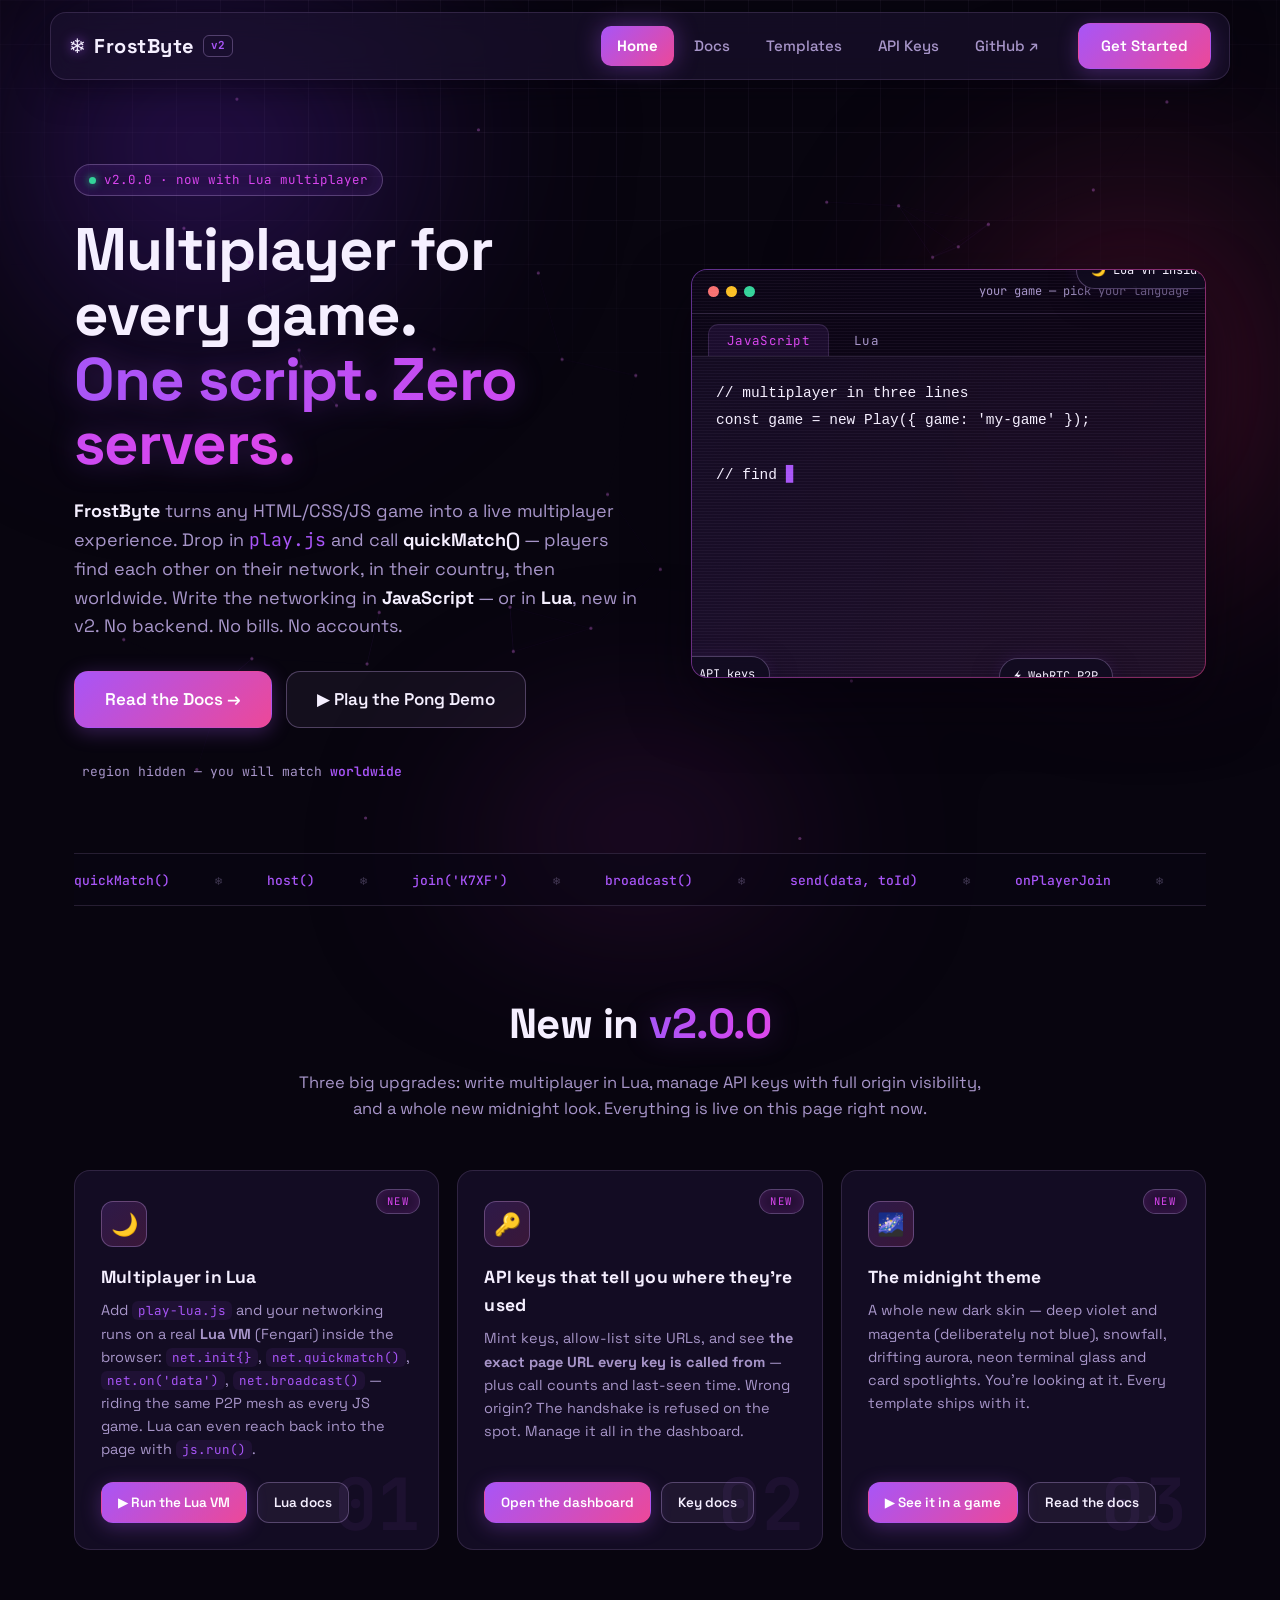
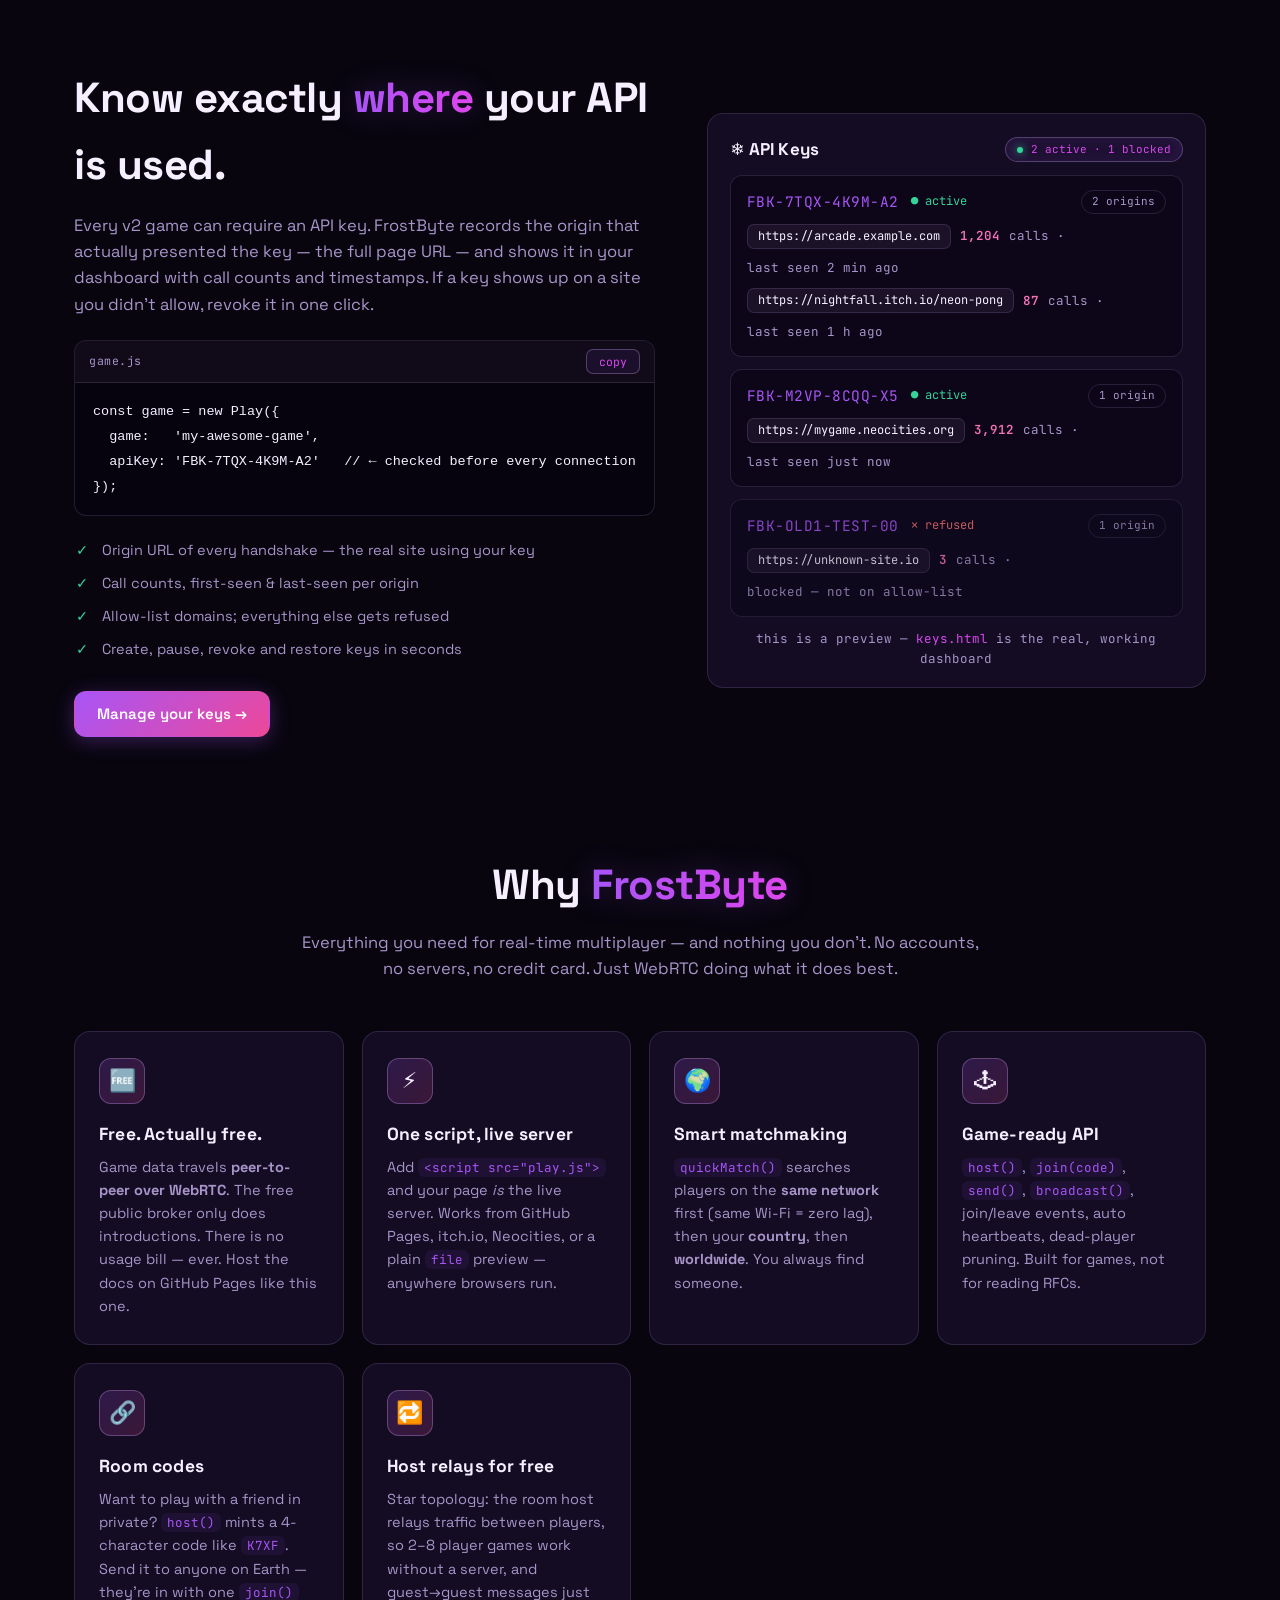
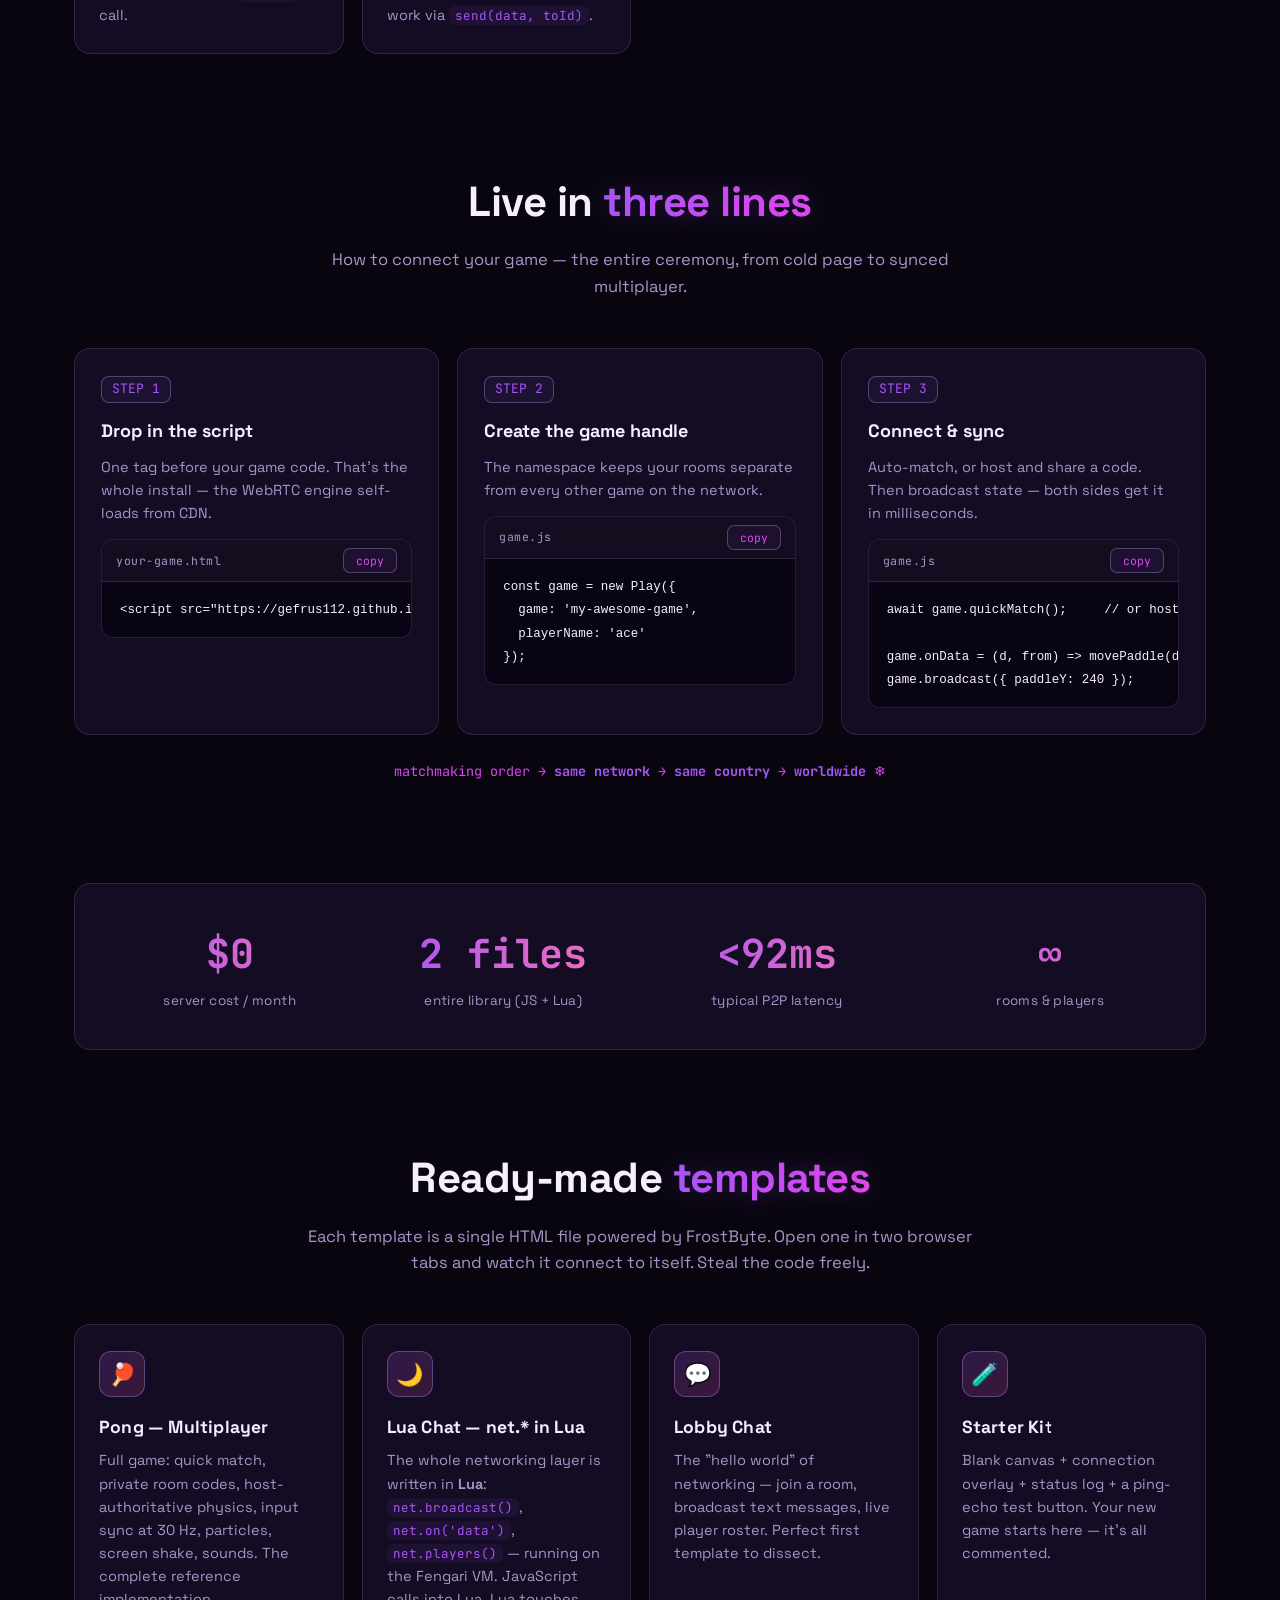
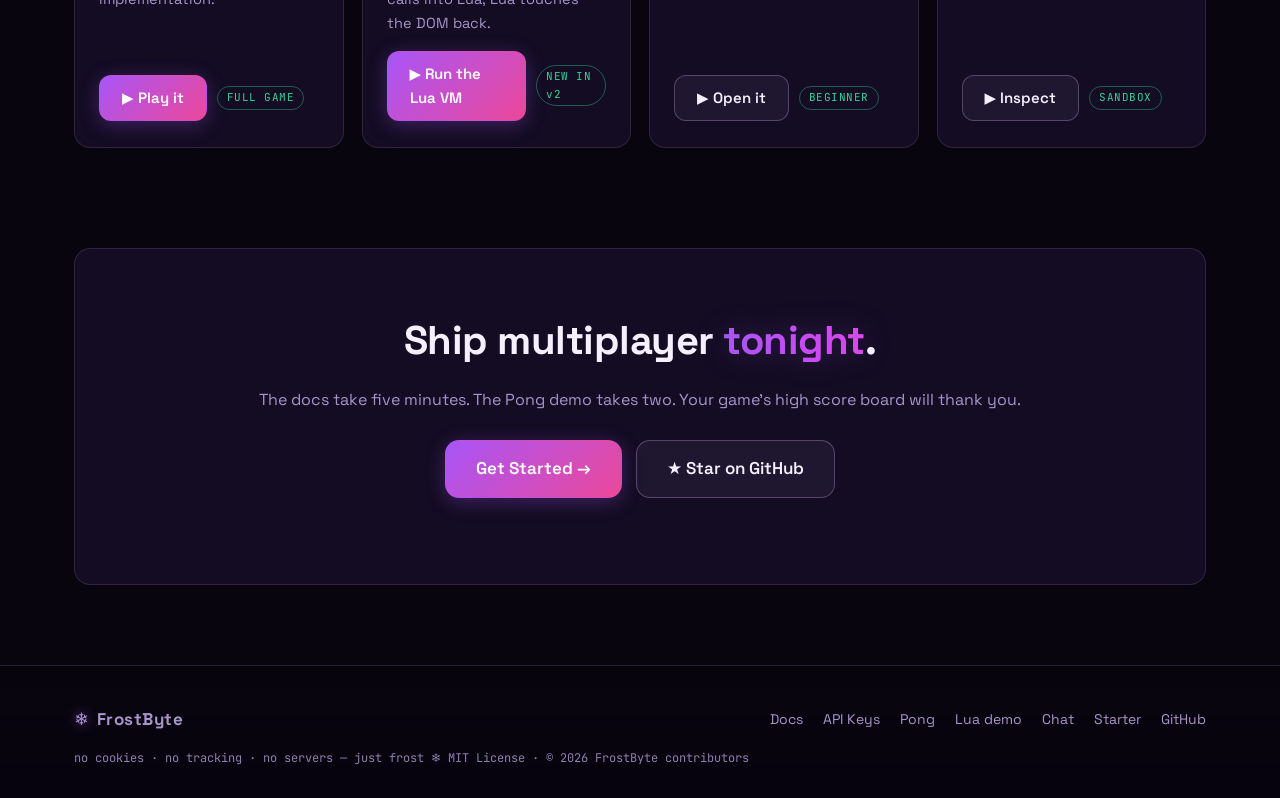
<file: index.html>
<!DOCTYPE html>
<html lang="en">
<head>
  <meta charset="UTF-8">
  <meta name="viewport" content="width=device-width, initial-scale=1.0">
  <title>FrostByte — Free Multiplayer for Every Web Game · v2</title>
  <meta name="description" content="FrostByte v2: free JavaScript multiplayer, zero servers. One script tag, live matchmaking, multiplayer in Lua, and API keys that show exactly which site is using them.">
  <meta name="theme-color" content="#08050f">
  <meta property="og:title" content="FrostByte v2 — multiplayer for every web game, in JS or Lua">
  <meta property="og:description" content="One script. Zero servers. Live matchmaking. Lua multiplayer. API keys that show you exactly where they're used.">
  <meta property="og:type" content="website">
  <link rel="icon" href="data:image/svg+xml,&lt;svg xmlns='http://www.w3.org/2000/svg' viewBox='0 0 100 100'&gt;&lt;text y='.9em' font-size='90'&gt;❄&lt;/text&gt;&lt;/svg&gt;">
  <link rel="preconnect" href="https://fonts.googleapis.com">
  <link rel="preconnect" href="https://fonts.gstatic.com" crossorigin>
  <link href="https://fonts.googleapis.com/css2?family=Space+Grotesk:wght@400;500;600;700&family=JetBrains+Mono:wght@400;600&display=swap" rel="stylesheet">
  <link rel="stylesheet" href="css/style.css">
  <link rel="stylesheet" href="css/landing.css">
</head>
<body>

  <canvas id="snow"></canvas>
  <div class="aurora"><span class="a1"></span><span class="a2"></span><span class="a3"></span></div>
  <div class="grid-overlay"></div>

  <!-- ═══════════ NAV ═══════════ -->
  <header class="nav glass">
    <a class="brand" href="index.html"><span class="flake">❄</span> FrostByte <span class="brand-sub">v2</span></a>
    <nav class="tabs">
      <a class="tab active" href="index.html">Home</a>
      <a class="tab" href="docs.html">Docs</a>
      <a class="tab" href="templates/pong.html">Templates</a>
      <a class="tab" href="keys.html">API Keys</a>
      <a class="tab" href="https://github.com/gefrus112/FrostByte" target="_blank" rel="noopener">GitHub ↗</a>
    </nav>
    <a class="btn btn-primary nav-cta" href="docs.html">Get Started</a>
  </header>

  <main class="wrap">

    <!-- ═══════════ HERO ═══════════ -->
    <section class="hero">
      <canvas id="mesh" class="hero-mesh"></canvas>

      <div class="hero-copy reveal">
        <div class="pill"><span class="dot"></span> v2.0.0 · now with Lua multiplayer</div>
        <h1>Multiplayer for every game.<br><span class="grad">One script. Zero servers.</span></h1>
        <p class="lead">
          <strong>FrostByte</strong> turns any HTML/CSS/JS game into a live multiplayer experience.
          Drop in <code style="font-family:var(--mono);color:var(--vio)">play.js</code> and call
          <strong>quickMatch()</strong> — players find each other on their network, in their country,
          then worldwide. Write the networking in <strong>JavaScript</strong> — or in
          <strong>Lua</strong>, new in v2. No backend. No bills. No accounts.
        </p>
        <div class="cta-row">
          <a class="btn btn-primary btn-lg" href="docs.html">Read the Docs →</a>
          <a class="btn btn-ghost btn-lg" href="templates/pong.html">▶ Play the Pong Demo</a>
        </div>
        <div class="region-badge" id="regionBadge"><span class="dot"></span> detecting your region…</div>
      </div>

      <div class="hero-term glass reveal d2">
        <span class="fchip c1">🌙 Lua VM inside</span>
        <span class="fchip c2">🔑 API keys</span>
        <span class="fchip c3">⚡ WebRTC P2P</span>
        <div class="term-bar"><span></span><span></span><span></span><em>your game — pick your language</em></div>
        <div class="term-tabs">
          <button class="ttab active" data-pane="pane-js" type="button">JavaScript</button>
          <button class="ttab" data-pane="pane-lua" type="button">Lua</button>
        </div>
        <pre class="tpane active" id="pane-js"><code id="termCode"><span class="t-cm">// multiplayer in three lines</span>
<span class="t-kw">const</span> game = <span class="t-kw">new</span> <span class="t-fn">Play</span>({ game: <span class="t-str">'my-game'</span> });

<span class="t-cm">// find a live opponent near you</span>
game.<span class="t-fn">quickMatch</span>();

game.<span class="t-fn">onPlayerJoin</span> = p =&gt;
  console.<span class="t-fn">log</span>(p.name + <span class="t-str">' joined!'</span>);

<span class="t-cm">// sync state, instantly</span>
game.<span class="t-fn">broadcast</span>({ type: <span class="t-str">'move'</span>, x: <span class="t-pr">128</span> });</code></pre>
        <pre class="tpane" id="pane-lua"><code><span class="t-cm">-- multiplayer in pure Lua (v2)</span>
<span class="t-fn">net</span>.<span class="t-fn">init</span>({ game = <span class="t-str">'my-game'</span>, player = <span class="t-str">'moon'</span> })

<span class="t-fn">net</span>.<span class="t-fn">quickmatch</span>(<span class="t-kw">function</span> (isHost)
  <span class="t-fn">print</span>(<span class="t-str">'connected! host = '</span> .. <span class="t-fn">tostring</span>(isHost))
<span class="t-kw">end</span>)

<span class="t-fn">net</span>.<span class="t-fn">on</span>(<span class="t-str">'data'</span>, <span class="t-kw">function</span> (d)
  <span class="t-fn">print</span>(d.type, d.x)
<span class="t-kw">end</span>)

<span class="t-fn">net</span>.<span class="t-fn">broadcast</span>({ type = <span class="t-str">'move'</span>, x = <span class="t-pr">128</span> })</code></pre>
      </div>
    </section>

    <!-- ═══════════ API RIBBON ═══════════ -->
    <div class="ribbon reveal" aria-hidden="true">
      <div class="ribbon-track">
        <span><b>quickMatch()</b></span><span><b>host()</b></span><span><b>join('K7XF')</b></span><span><b>broadcast()</b></span><span><b>send(data, toId)</b></span><span><b>onPlayerJoin</b></span><span><b>net.init{…}</b></span><span><b>net.on('data')</b></span><span><b>net.players()</b></span><span><b>net.broadcast()</b></span><span><b>js.run()</b></span><span><b>Play.keys.create()</b></span><span><b>key.usage()</b></span><span><b>Play.region()</b></span>
        <span><b>quickMatch()</b></span><span><b>host()</b></span><span><b>join('K7XF')</b></span><span><b>broadcast()</b></span><span><b>send(data, toId)</b></span><span><b>onPlayerJoin</b></span><span><b>net.init{…}</b></span><span><b>net.on('data')</b></span><span><b>net.players()</b></span><span><b>net.broadcast()</b></span><span><b>js.run()</b></span><span><b>Play.keys.create()</b></span><span><b>key.usage()</b></span><span><b>Play.region()</b></span>
      </div>
    </div>

    <!-- ═══════════ NEW IN v2 ═══════════ -->
    <section class="section" id="v2">
      <h2 class="sec-title reveal">New in <span class="grad">v2.0.0</span></h2>
      <p class="sec-sub reveal">Three big upgrades: write multiplayer in Lua, manage API keys with full origin visibility, and a whole new midnight look. Everything is live on this page right now.</p>

      <div class="cards">
        <div class="card spot reveal">
          <span class="wm">01</span>
          <div class="tag">NEW</div>
          <div class="ico">🌙</div>
          <h3>Multiplayer in Lua</h3>
          <p>Add <code>play-lua.js</code> and your networking runs on a real <strong>Lua&nbsp;VM</strong> (Fengari) inside the browser: <code>net.init{}</code>, <code>net.quickmatch()</code>, <code>net.on('data')</code>, <code>net.broadcast()</code> — riding the same P2P mesh as every JS game. Lua can even reach back into the page with <code>js.run()</code>.</p>
          <div class="links">
            <a class="btn btn-primary" href="templates/lua.html">▶ Run the Lua VM</a>
            <a class="btn btn-ghost" href="docs.html#lua">Lua docs</a>
          </div>
        </div>
        <div class="card spot reveal d1">
          <span class="wm">02</span>
          <div class="tag">NEW</div>
          <div class="ico">🔑</div>
          <h3>API keys that tell you where they're used</h3>
          <p>Mint keys, allow-list site URLs, and see <strong>the exact page URL every key is called from</strong> — plus call counts and last-seen time. Wrong origin? The handshake is refused on the spot. Manage it all in the dashboard.</p>
          <div class="links">
            <a class="btn btn-primary" href="keys.html">Open the dashboard</a>
            <a class="btn btn-ghost" href="docs.html#keys">Key docs</a>
          </div>
        </div>
        <div class="card spot reveal d2">
          <span class="wm">03</span>
          <div class="tag">NEW</div>
          <div class="ico">🌌</div>
          <h3>The midnight theme</h3>
          <p>A whole new dark skin — deep violet and magenta (deliberately not blue), snowfall, drifting aurora, neon terminal glass and card spotlights. You're looking at it. Every template ships with it.</p>
          <div class="links">
            <a class="btn btn-primary" href="templates/pong.html">▶ See it in a game</a>
            <a class="btn btn-ghost" href="docs.html">Read the docs</a>
          </div>
        </div>
      </div>
    </section>

    <!-- ═══════════ API KEYS SPOTLIGHT ═══════════ -->
    <section class="keys-spot" id="keys">
      <div class="reveal">
        <h2 class="sec-title" style="text-align:left">Know exactly <span class="grad">where</span> your API is used.</h2>
        <p class="sec-sub" style="text-align:left;max-width:52ch;margin-left:0">
          Every v2 game can require an API key. FrostByte records the origin that actually
          presented the key — the full page URL — and shows it in your dashboard with call
          counts and timestamps. If a key shows up on a site you didn't allow, revoke it in one click.
        </p>
        <div class="codeblock" style="margin-bottom:18px"><div class="cb-head"><em>game.js</em><button class="copy">copy</button></div>
<pre><code>const game = new Play({
  game:   'my-awesome-game',
  apiKey: 'FBK-7TQX-4K9M-A2'   // ← checked before every connection
});</code></pre></div>
        <ul class="checklist">
          <li>Origin URL of every handshake — the real site using your key</li>
          <li>Call counts, first-seen &amp; last-seen per origin</li>
          <li>Allow-list domains; everything else gets refused</li>
          <li>Create, pause, revoke and restore keys in seconds</li>
        </ul>
        <a class="btn btn-primary" href="keys.html">Manage your keys →</a>
      </div>

      <div class="kpanel glass reveal d2">
        <div class="kp-head">
          <h3>❄ API Keys</h3>
          <span class="pill mini"><span class="dot"></span> 2 active · 1 blocked</span>
        </div>
        <div class="krow">
          <div class="kmain"><code>FBK-7TQX-4K9M-A2</code><span class="kstate ok">● active</span><span class="kuses">2 origins</span></div>
          <div class="ko"><span class="ourl">https://arcade.example.com</span><b>1,204</b> calls · <span>last seen 2 min ago</span></div>
          <div class="ko"><span class="ourl">https://nightfall.itch.io/neon-pong</span><b>87</b> calls · <span>last seen 1 h ago</span></div>
        </div>
        <div class="krow">
          <div class="kmain"><code>FBK-M2VP-8CQQ-X5</code><span class="kstate ok">● active</span><span class="kuses">1 origin</span></div>
          <div class="ko"><span class="ourl">https://mygame.neocities.org</span><b>3,912</b> calls · <span>last seen just now</span></div>
        </div>
        <div class="krow dim">
          <div class="kmain"><code>FBK-OLD1-TEST-00</code><span class="kstate no">✕ refused</span><span class="kuses">1 origin</span></div>
          <div class="ko"><span class="ourl">https://unknown-site.io</span><b>3</b> calls · <span>blocked — not on allow-list</span></div>
        </div>
        <p class="kp-note">this is a preview — <a href="keys.html">keys.html</a> is the real, working dashboard</p>
      </div>
    </section>

    <!-- ═══════════ FEATURES ═══════════ -->
    <section class="section" id="features">
      <h2 class="sec-title reveal">Why <span class="grad">FrostByte</span></h2>
      <p class="sec-sub reveal">Everything you need for real-time multiplayer — and nothing you don't. No accounts, no servers, no credit card. Just WebRTC doing what it does best.</p>

      <div class="cards">
        <div class="card reveal">
          <div class="ico">🆓</div>
          <h3>Free. Actually free.</h3>
          <p>Game data travels <strong>peer-to-peer over WebRTC</strong>. The free public broker only does introductions. There is no usage bill — ever. Host the docs on GitHub Pages like this one.</p>
        </div>
        <div class="card reveal d1">
          <div class="ico">⚡</div>
          <h3>One script, live server</h3>
          <p>Add <code>&lt;script src="play.js"&gt;</code> and your page <em>is</em> the live server. Works from GitHub Pages, itch.io, Neocities, or a plain <code>file</code> preview — anywhere browsers run.</p>
        </div>
        <div class="card reveal d2">
          <div class="ico">🌍</div>
          <h3>Smart matchmaking</h3>
          <p><code>quickMatch()</code> searches players on the <strong>same network</strong> first (same Wi-Fi = zero lag), then your <strong>country</strong>, then <strong>worldwide</strong>. You always find someone.</p>
        </div>
        <div class="card reveal">
          <div class="ico">🕹</div>
          <h3>Game-ready API</h3>
          <p><code>host()</code>, <code>join(code)</code>, <code>send()</code>, <code>broadcast()</code>, join/leave events, auto heartbeats, dead-player pruning. Built for games, not for reading RFCs.</p>
        </div>
        <div class="card reveal d1">
          <div class="ico">🔗</div>
          <h3>Room codes</h3>
          <p>Want to play with a friend in private? <code>host()</code> mints a 4-character code like <code>K7XF</code>. Send it to anyone on Earth — they're in with one <code>join()</code> call.</p>
        </div>
        <div class="card reveal d2">
          <div class="ico">🔁</div>
          <h3>Host relays for free</h3>
          <p>Star topology: the room host relays traffic between players, so 2–8 player games work without a server, and guest→guest messages just work via <code>send(data, toId)</code>.</p>
        </div>
      </div>
    </section>

    <!-- ═══════════ HOW IT WORKS ═══════════ -->
    <section class="section" id="how">
      <h2 class="sec-title reveal">Live in <span class="grad">three lines</span></h2>
      <p class="sec-sub reveal">How to connect your game — the entire ceremony, from cold page to synced multiplayer.</p>

      <div class="steps">
        <div class="step reveal">
          <span class="num">STEP 1</span>
          <h3>Drop in the script</h3>
          <p>One tag before your game code. That's the whole install — the WebRTC engine self-loads from CDN.</p>
          <div class="codeblock"><div class="cb-head"><em>your-game.html</em><button class="copy">copy</button></div>
<pre><code>&lt;script src="https://gefrus112.github.io/FrostByte/play.js"&gt;&lt;/script&gt;</code></pre></div>
        </div>
        <div class="step reveal d1">
          <span class="num">STEP 2</span>
          <h3>Create the game handle</h3>
          <p>The namespace keeps your rooms separate from every other game on the network.</p>
          <div class="codeblock"><div class="cb-head"><em>game.js</em><button class="copy">copy</button></div>
<pre><code>const game = new Play({
  game: 'my-awesome-game',
  playerName: 'ace'
});</code></pre></div>
        </div>
        <div class="step reveal d2">
          <span class="num">STEP 3</span>
          <h3>Connect &amp; sync</h3>
          <p>Auto-match, or host and share a code. Then broadcast state — both sides get it in milliseconds.</p>
          <div class="codeblock"><div class="cb-head"><em>game.js</em><button class="copy">copy</button></div>
<pre><code>await game.quickMatch();     // or host() / join('K7XF')

game.onData = (d, from) =&gt; movePaddle(d);
game.broadcast({ paddleY: 240 });</code></pre></div>
        </div>
      </div>

      <p class="how-note reveal">matchmaking order → <b>same network</b> → <b>same country</b> → <b>worldwide</b> ❄</p>
    </section>

    <!-- ═══════════ STATS ═══════════ -->
    <section class="reveal">
      <div class="stats-band">
        <div class="stat"><div class="n">$<span data-count="0">0</span></div><div class="l">server cost / month</div></div>
        <div class="stat"><div class="n"><span data-count="2">0</span> files</div><div class="l">entire library (JS + Lua)</div></div>
        <div class="stat"><div class="n">&lt;<span data-count="100">0</span>ms</div><div class="l">typical P2P latency</div></div>
        <div class="stat"><div class="n">∞</div><div class="l">rooms &amp; players</div></div>
      </div>
    </section>

    <!-- ═══════════ TEMPLATES ═══════════ -->
    <section class="section" id="templates">
      <h2 class="sec-title reveal">Ready-made <span class="grad">templates</span></h2>
      <p class="sec-sub reveal">Each template is a single HTML file powered by FrostByte. Open one in two browser tabs and watch it connect to itself. Steal the code freely.</p>

      <div class="cards">
        <div class="card tpl-card reveal">
          <div class="ico">🏓</div>
          <h3>Pong — Multiplayer</h3>
          <p>Full game: quick match, private room codes, host-authoritative physics, input sync at 30 Hz, particles, screen shake, sounds. The complete reference implementation.</p>
          <div class="tpl-meta">
            <a class="btn btn-primary" href="templates/pong.html">▶ Play it</a>
            <span class="diff">FULL GAME</span>
          </div>
        </div>
        <div class="card tpl-card reveal d1">
          <div class="ico">🌙</div>
          <h3>Lua Chat — net.* in Lua</h3>
          <p>The whole networking layer is written in <strong>Lua</strong>: <code>net.broadcast()</code>, <code>net.on('data')</code>, <code>net.players()</code> — running on the Fengari VM. JavaScript calls into Lua, Lua touches the DOM back.</p>
          <div class="tpl-meta">
            <a class="btn btn-primary" href="templates/lua.html">▶ Run the Lua VM</a>
            <span class="diff">NEW IN v2</span>
          </div>
        </div>
        <div class="card tpl-card reveal d2">
          <div class="ico">💬</div>
          <h3>Lobby Chat</h3>
          <p>The "hello world" of networking — join a room, broadcast text messages, live player roster. Perfect first template to dissect.</p>
          <div class="tpl-meta">
            <a class="btn btn-ghost" href="templates/chat.html">▶ Open it</a>
            <span class="diff">BEGINNER</span>
          </div>
        </div>
        <div class="card tpl-card reveal d3">
          <div class="ico">🧪</div>
          <h3>Starter Kit</h3>
          <p>Blank canvas + connection overlay + status log + a ping-echo test button. Your new game starts here — it's all commented.</p>
          <div class="tpl-meta">
            <a class="btn btn-ghost" href="templates/starter.html">▶ Inspect</a>
            <span class="diff">SANDBOX</span>
          </div>
        </div>
      </div>
    </section>

    <!-- ═══════════ FINAL CTA ═══════════ -->
    <section class="cta-final glass reveal">
      <h2>Ship multiplayer <span class="grad">tonight</span>.</h2>
      <p>The docs take five minutes. The Pong demo takes two. Your game's high score board will thank you.</p>
      <div class="cta-row" style="justify-content:center">
        <a class="btn btn-primary btn-lg" href="docs.html">Get Started →</a>
        <a class="btn btn-ghost btn-lg" href="https://github.com/gefrus112/FrostByte" target="_blank" rel="noopener">★ Star on GitHub</a>
      </div>
    </section>

  </main>

  <!-- ═══════════ FOOTER ═══════════ -->
  <footer>
    <div class="wrap">
      <div class="foot">
        <a class="brand" href="index.html"><span class="flake">❄</span> FrostByte</a>
        <nav>
          <a href="docs.html">Docs</a>
          <a href="keys.html">API Keys</a>
          <a href="templates/pong.html">Pong</a>
          <a href="templates/lua.html">Lua demo</a>
          <a href="templates/chat.html">Chat</a>
          <a href="templates/starter.html">Starter</a>
          <a href="https://github.com/gefrus112/FrostByte" target="_blank" rel="noopener">GitHub</a>
        </nav>
      </div>
      <p class="foot-note">no cookies · no tracking · no servers — just frost ❄ MIT License · © 2026 FrostByte contributors</p>
    </div>
  </footer>

  <script src="play.js"></script>
  <script src="js/effects.js"></script>
  <script>
    (function () {
      var tabs = document.querySelectorAll('.ttab');
      tabs.forEach(function (t) {
        t.addEventListener('click', function () {
          tabs.forEach(function (x) { x.classList.remove('active'); });
          t.classList.add('active');
          document.querySelectorAll('.tpane').forEach(function (p) {
            p.classList.toggle('active', p.id === t.getAttribute('data-pane'));
          });
        });
      });
    })();
  </script>
</body>
</html>
</file>
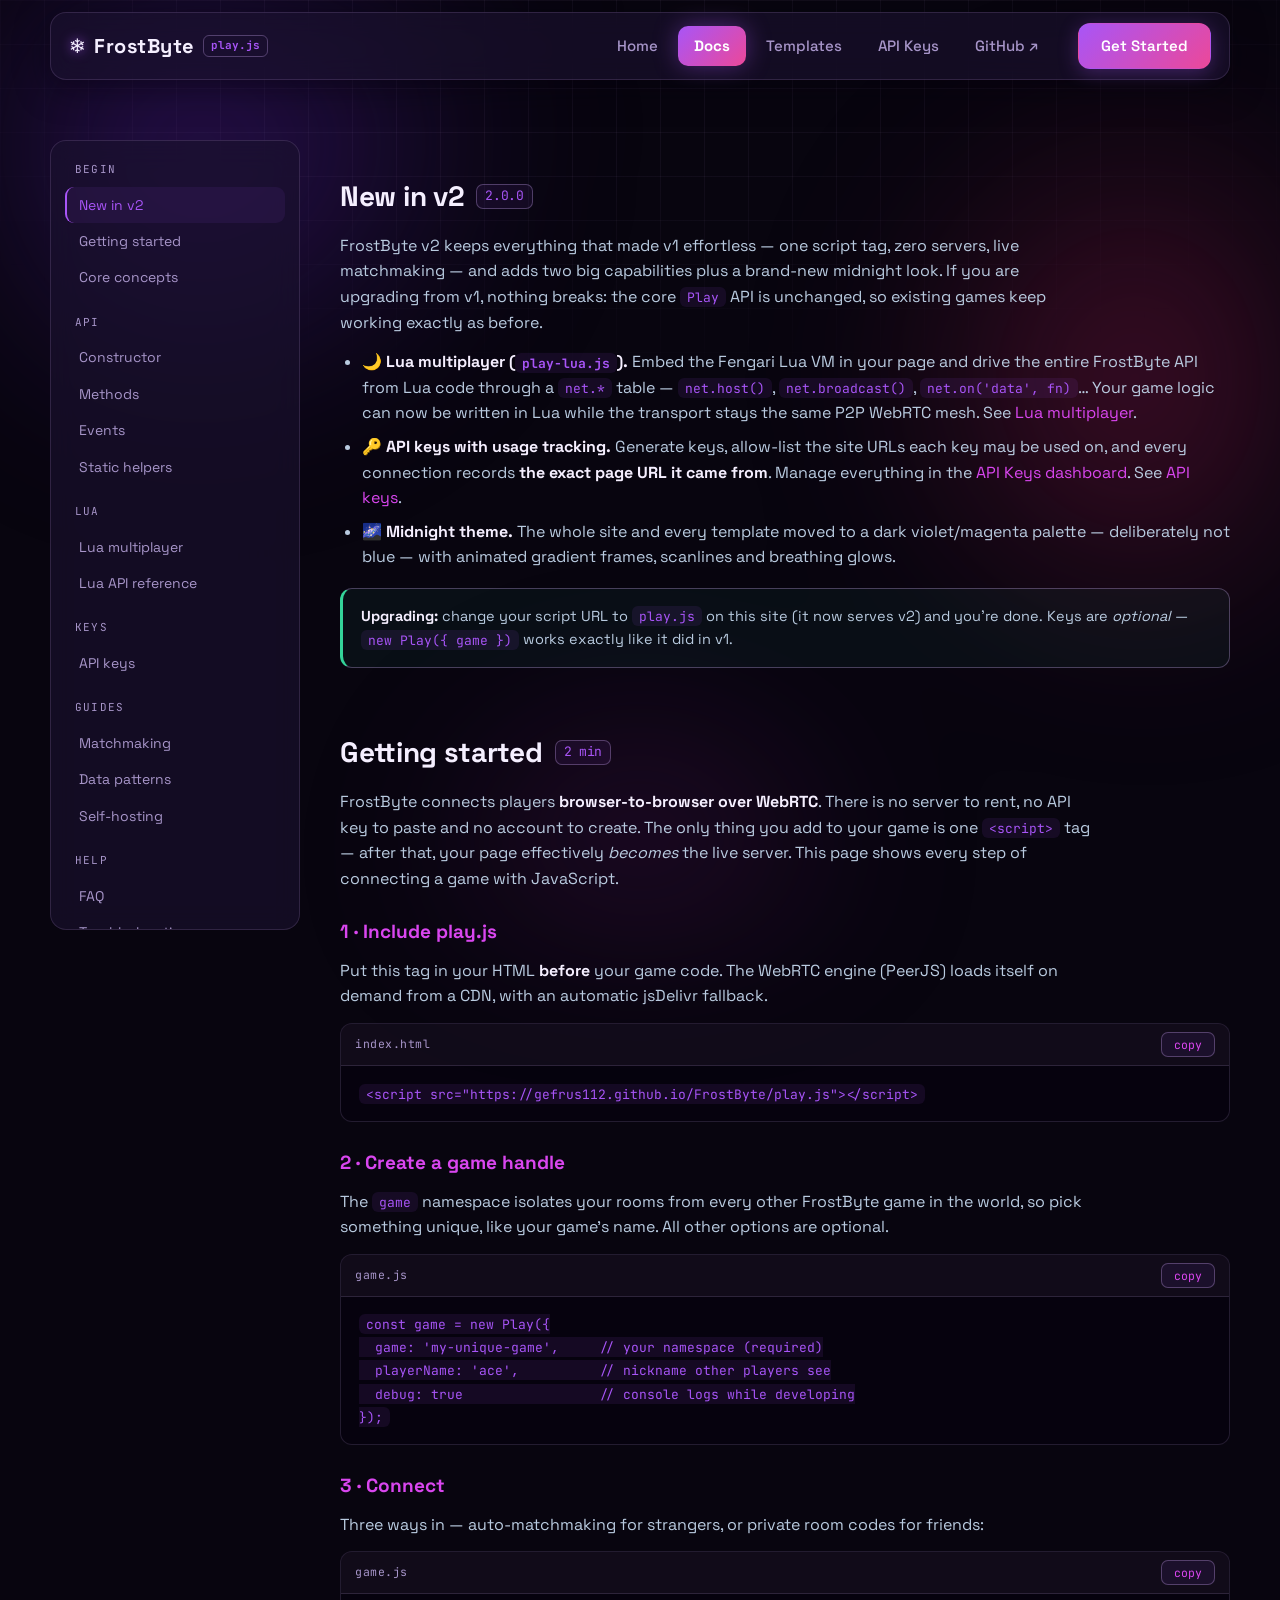
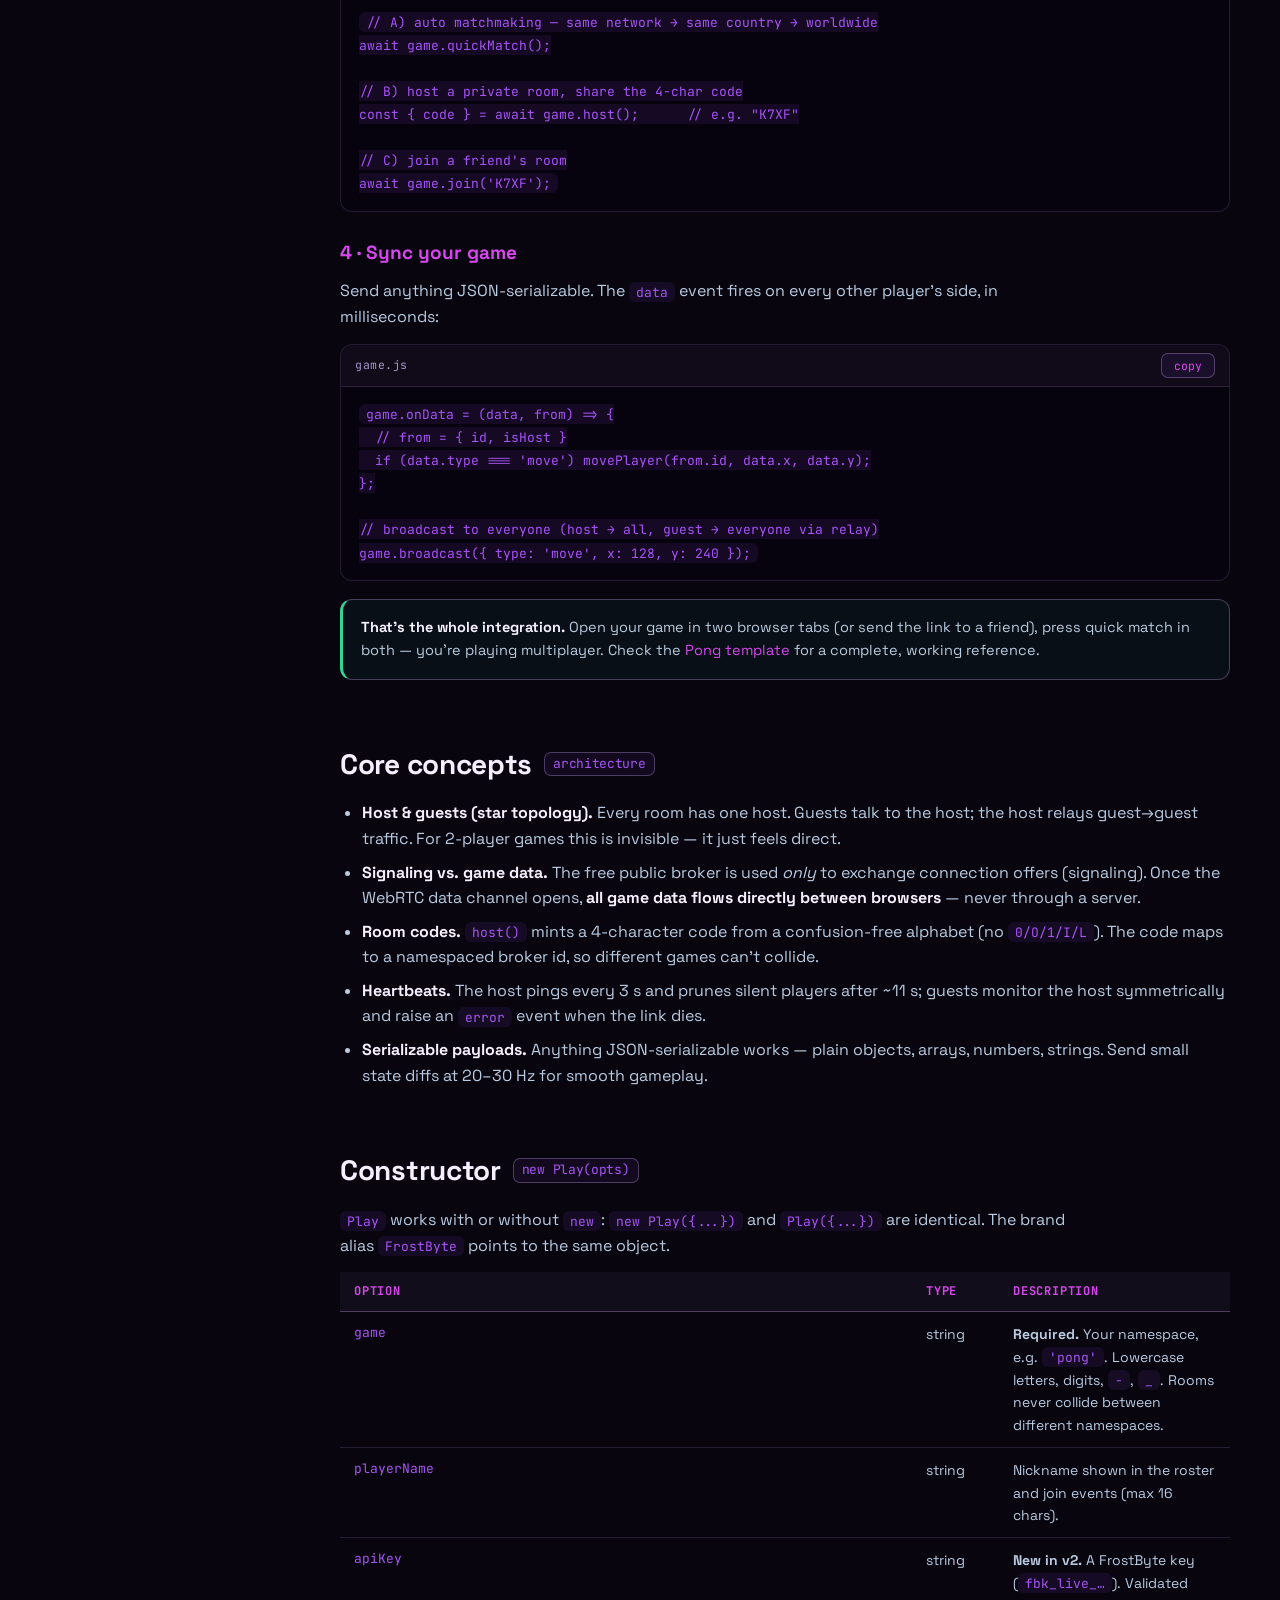
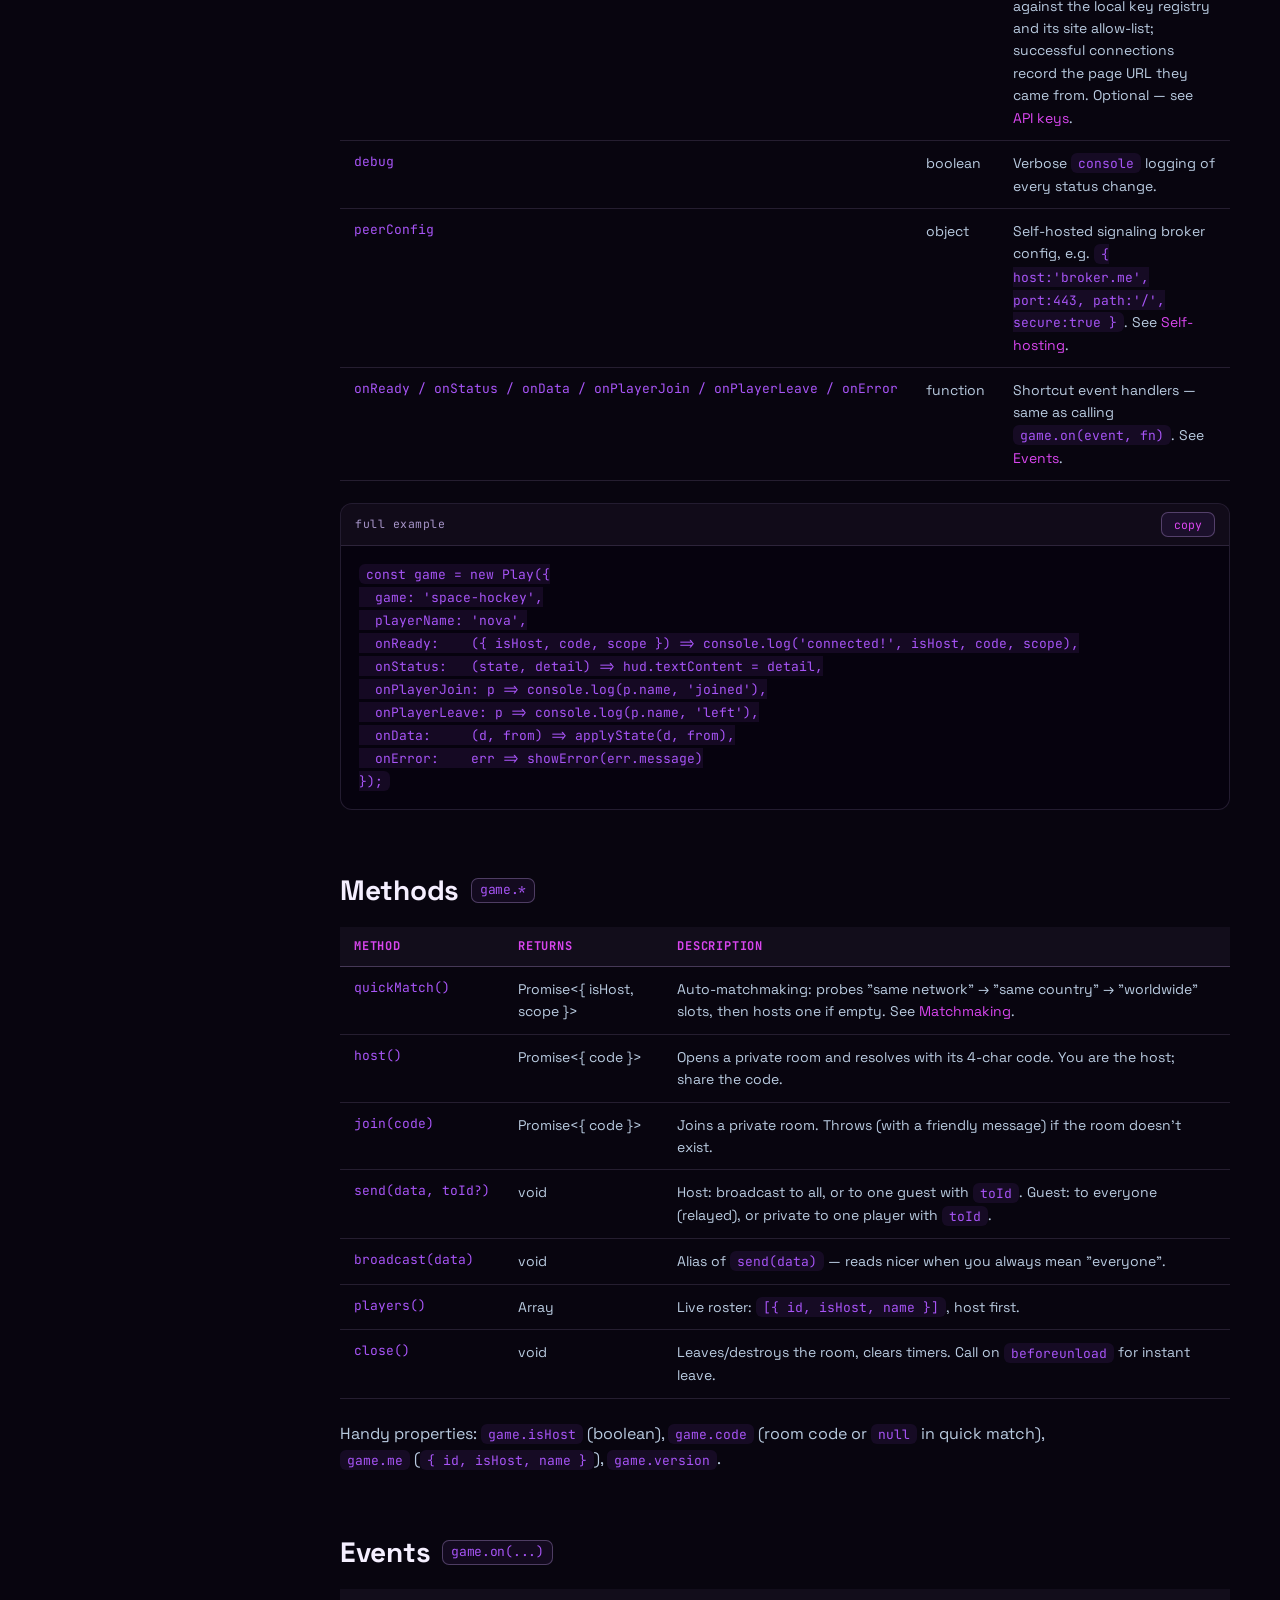
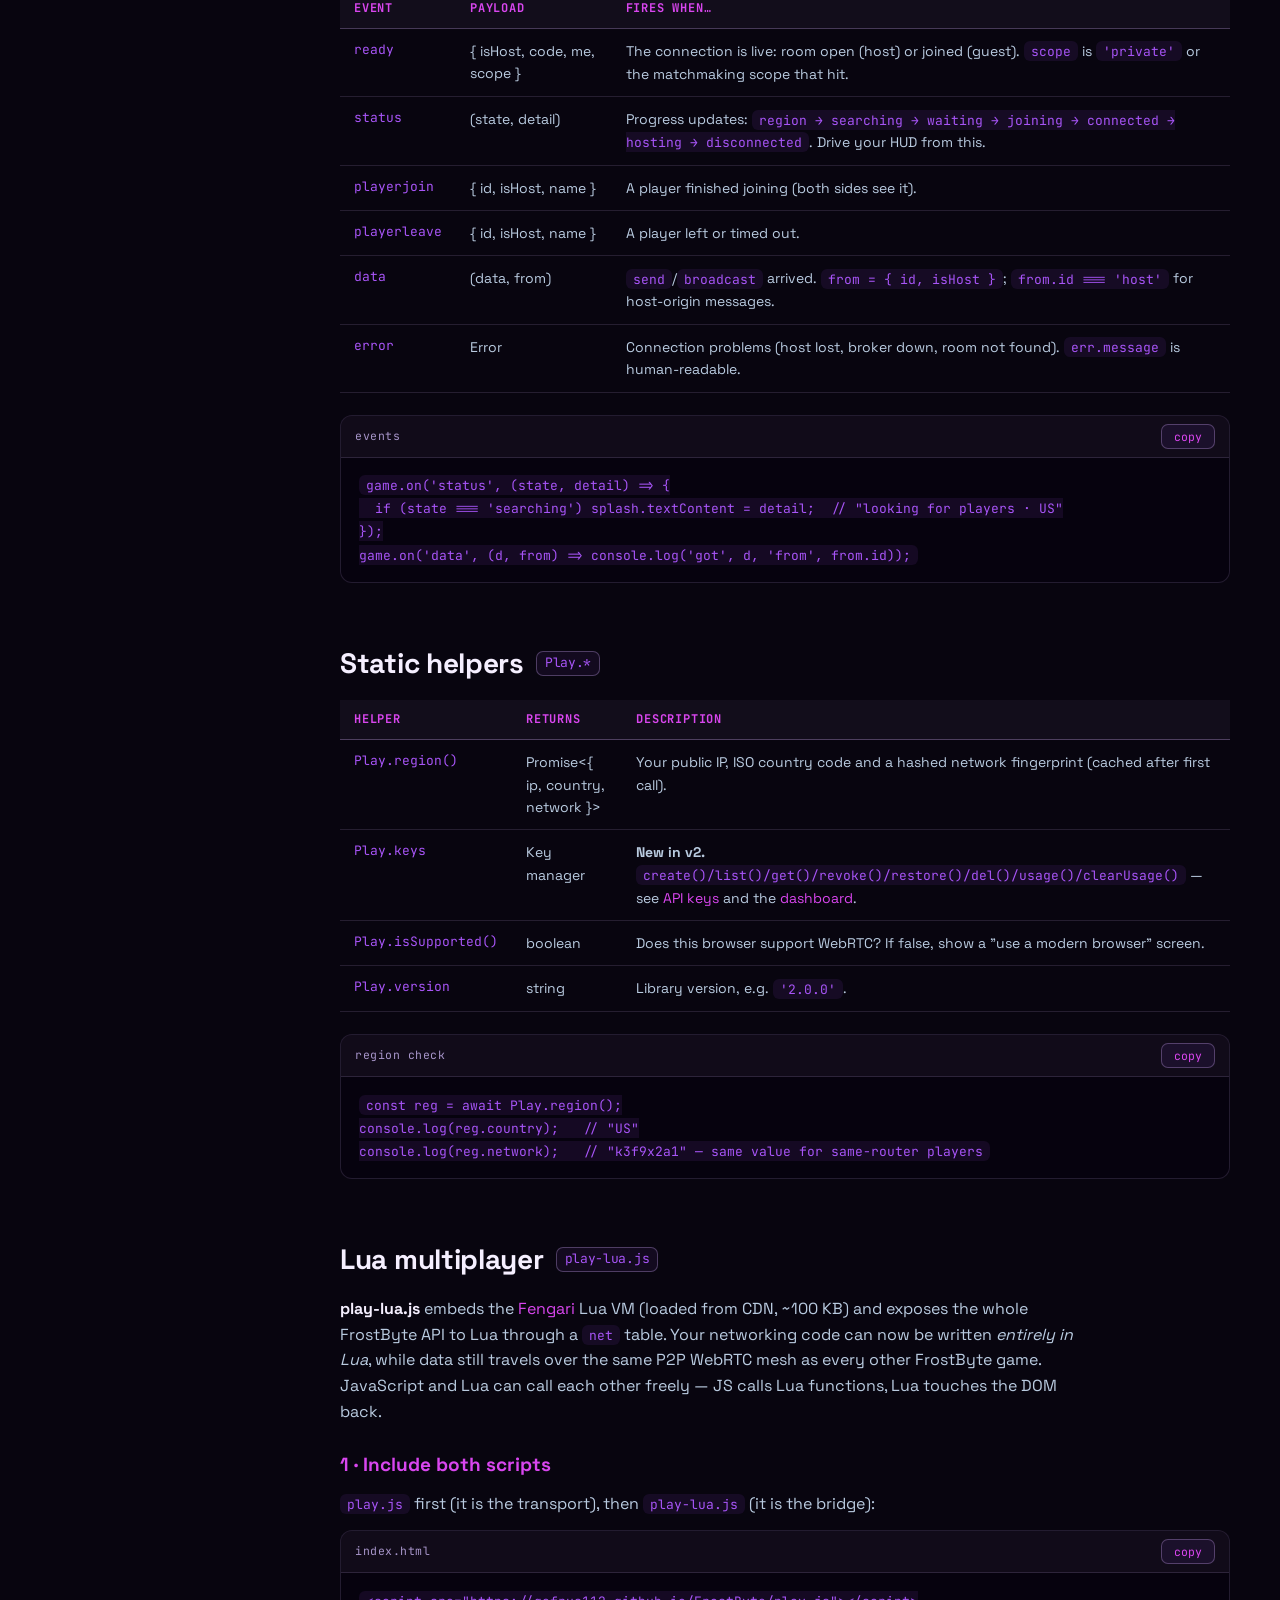
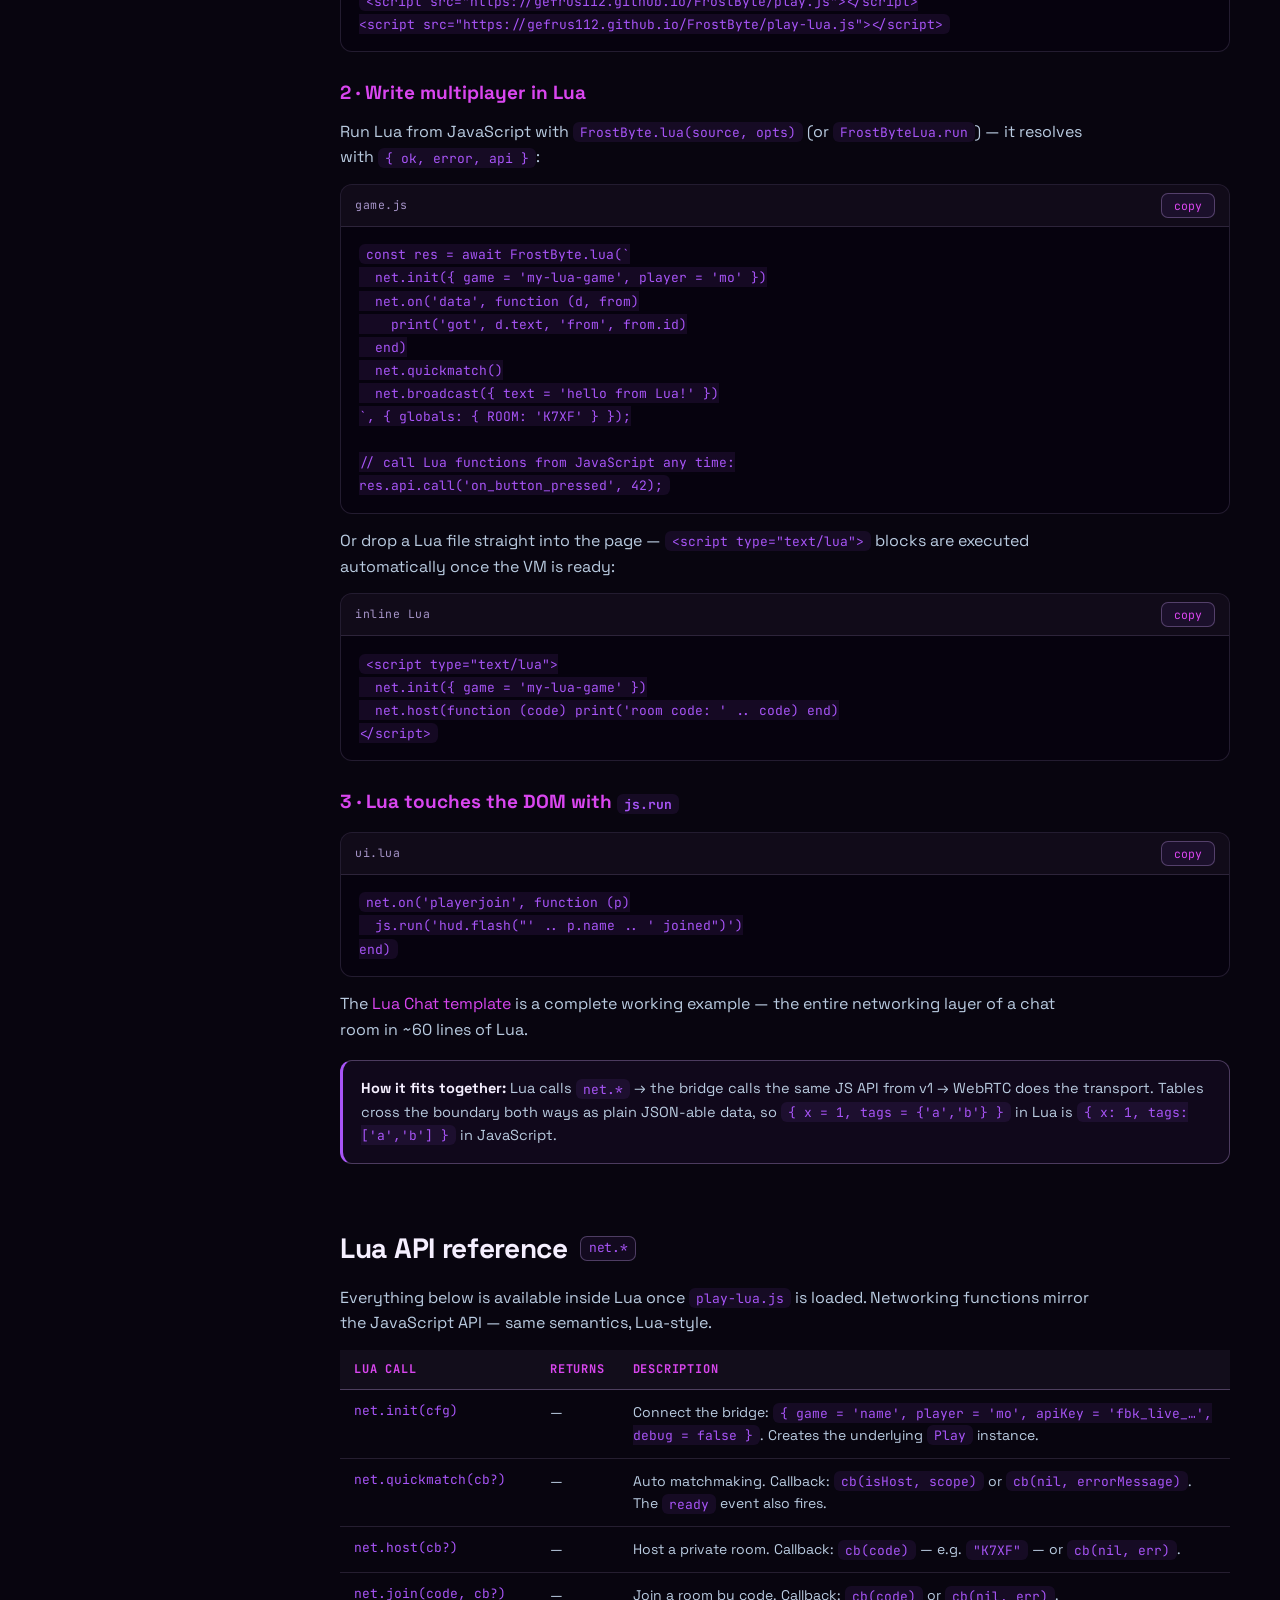
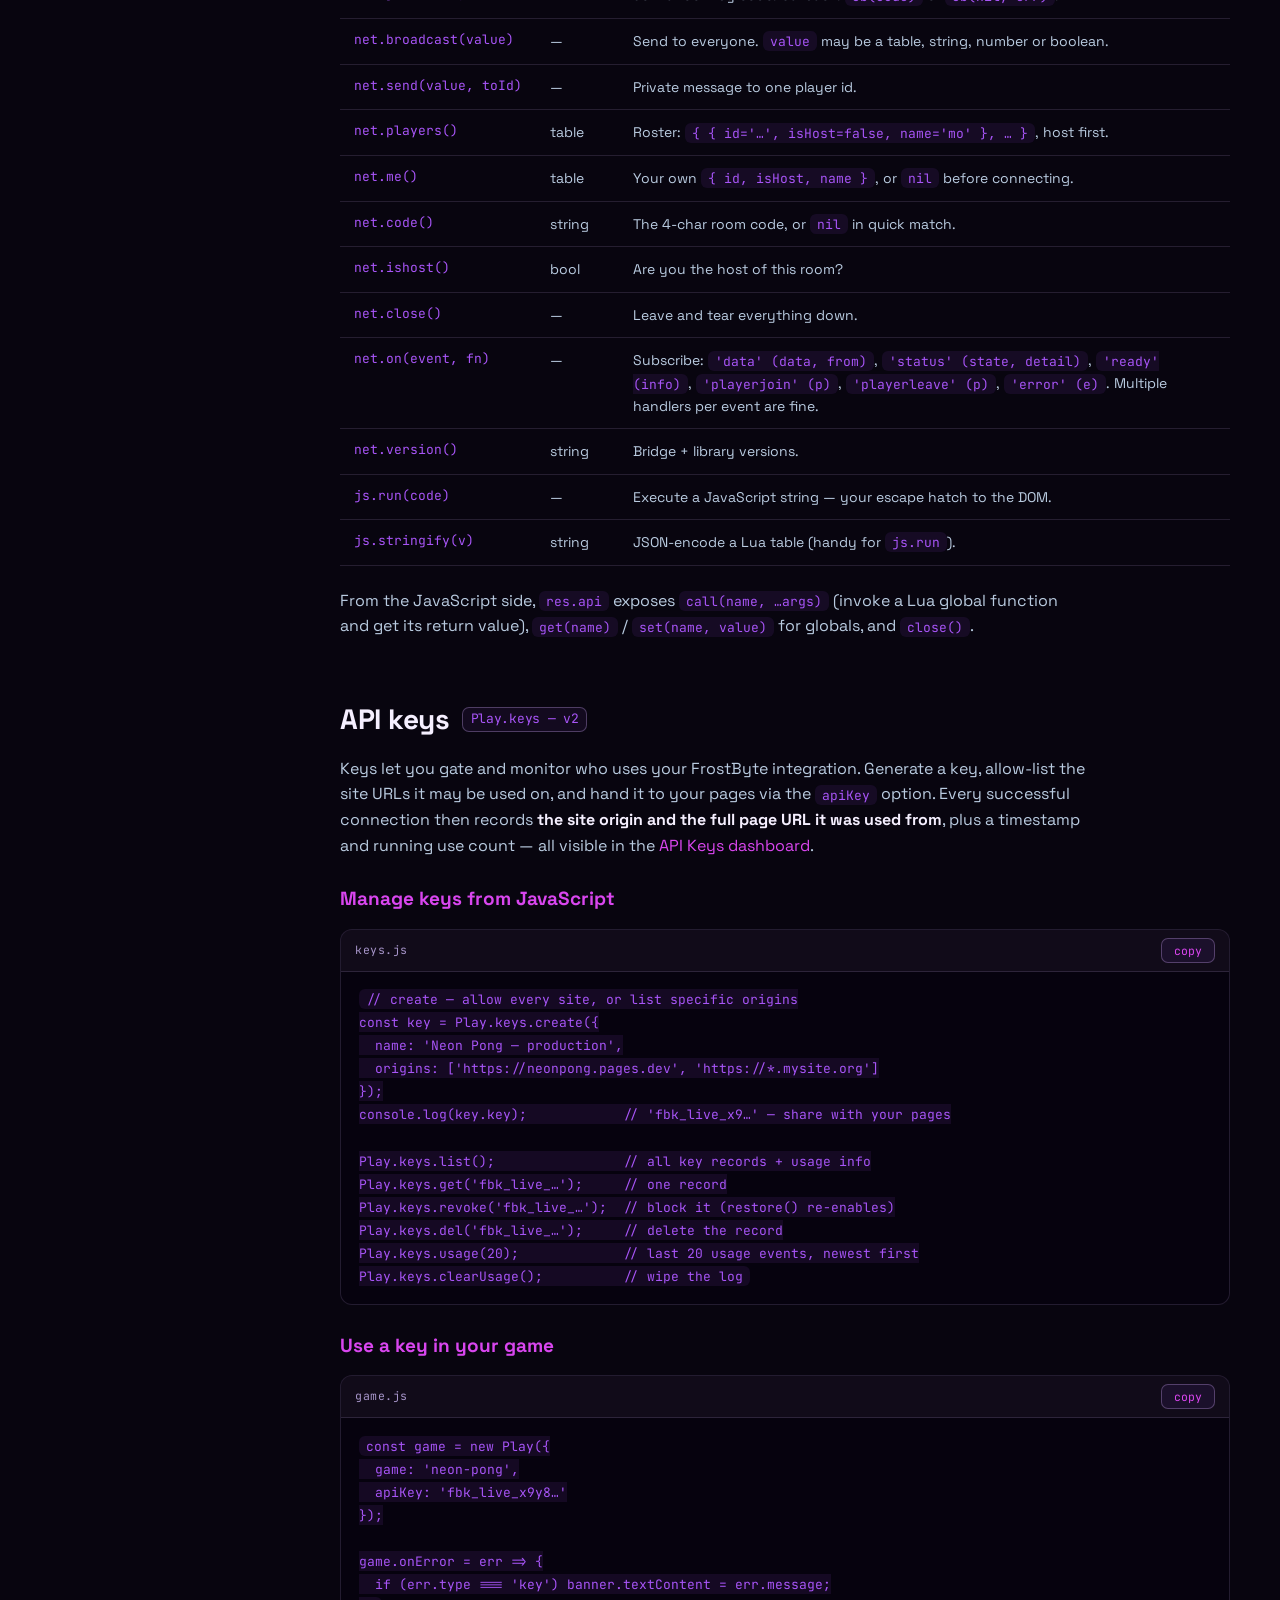
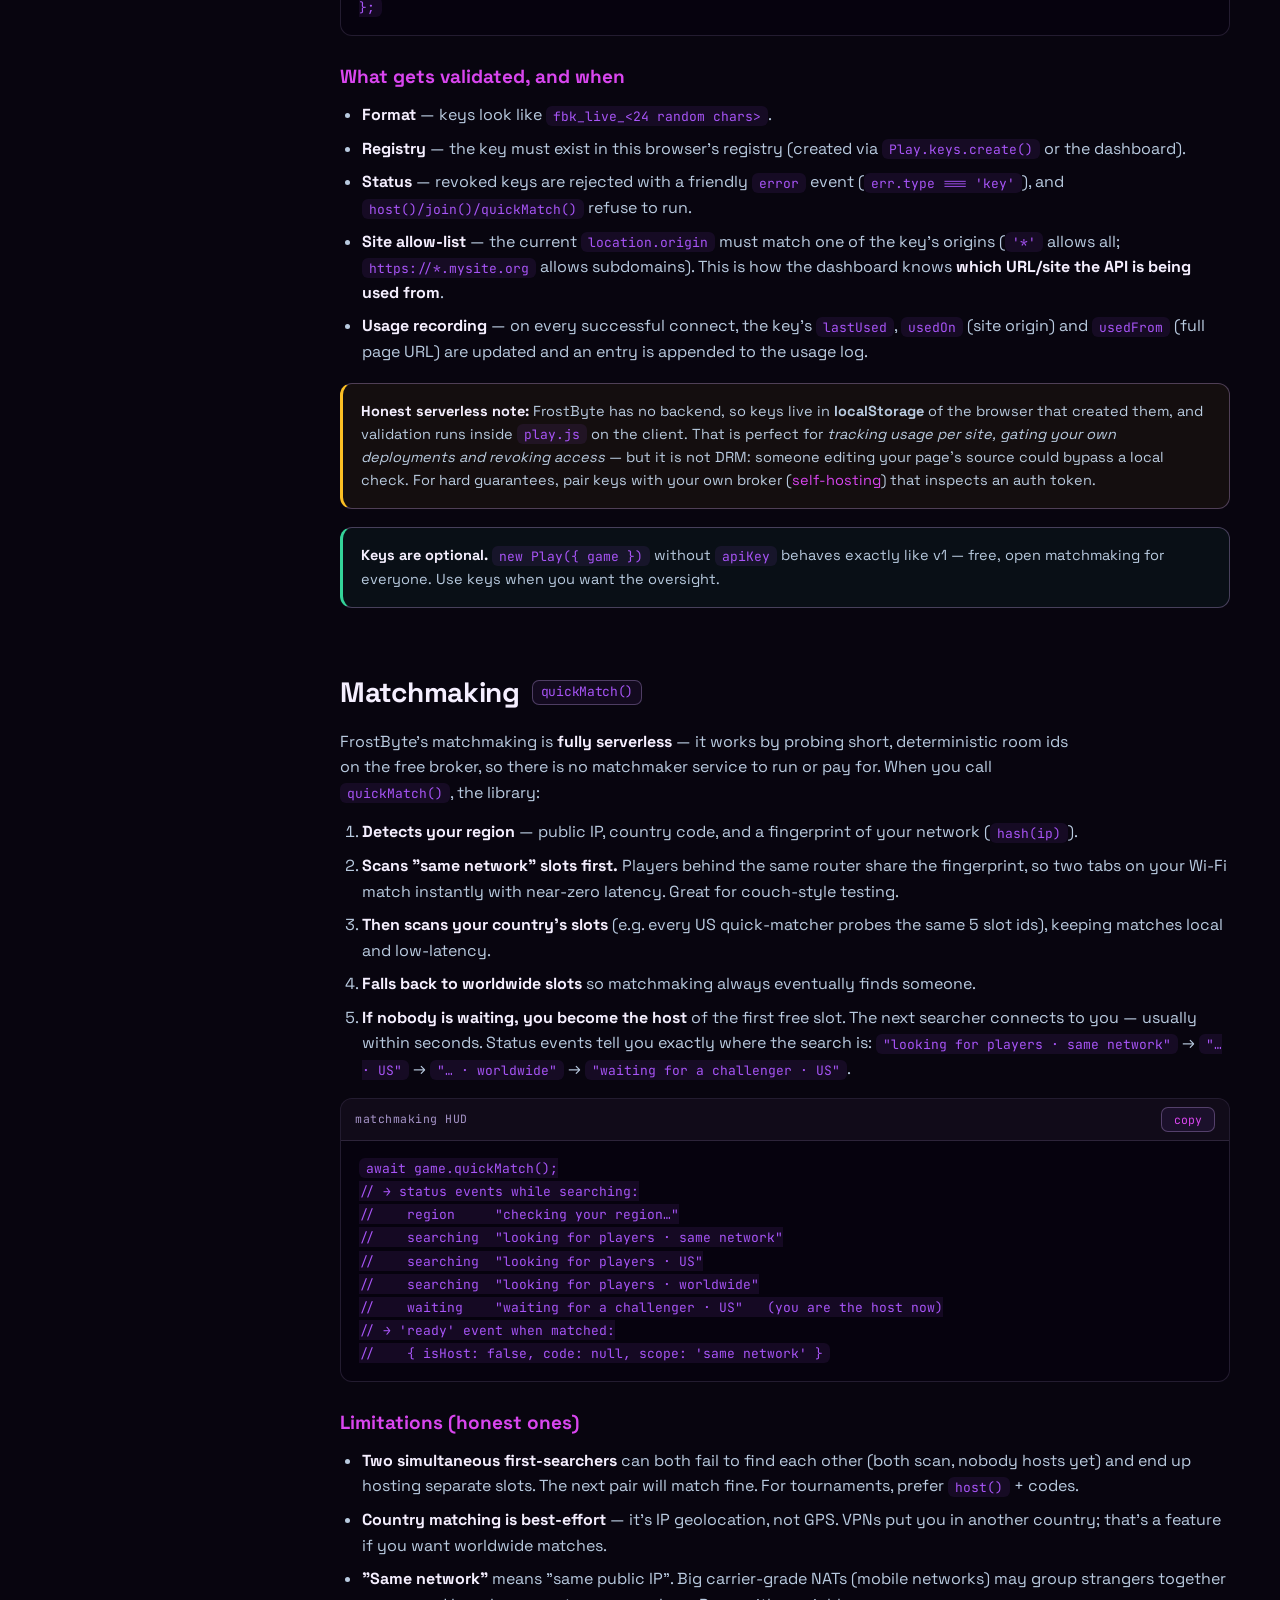
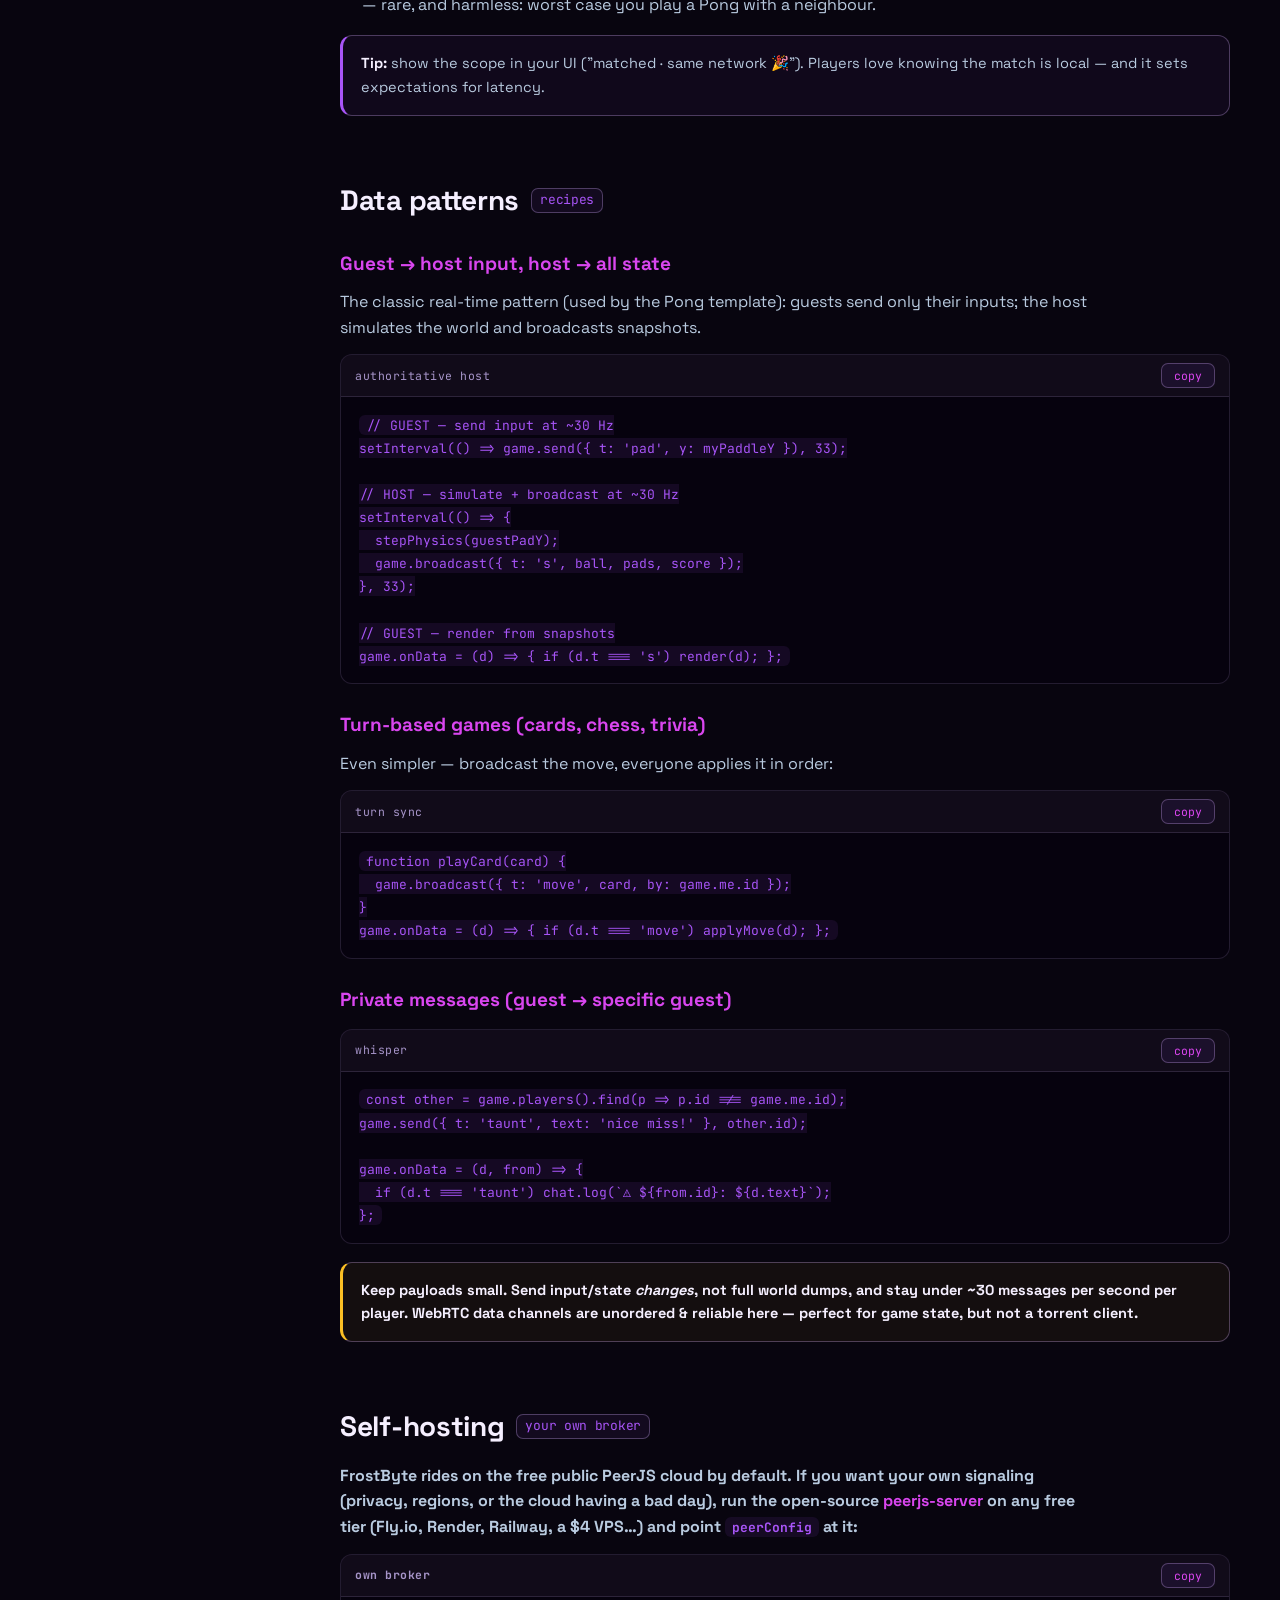
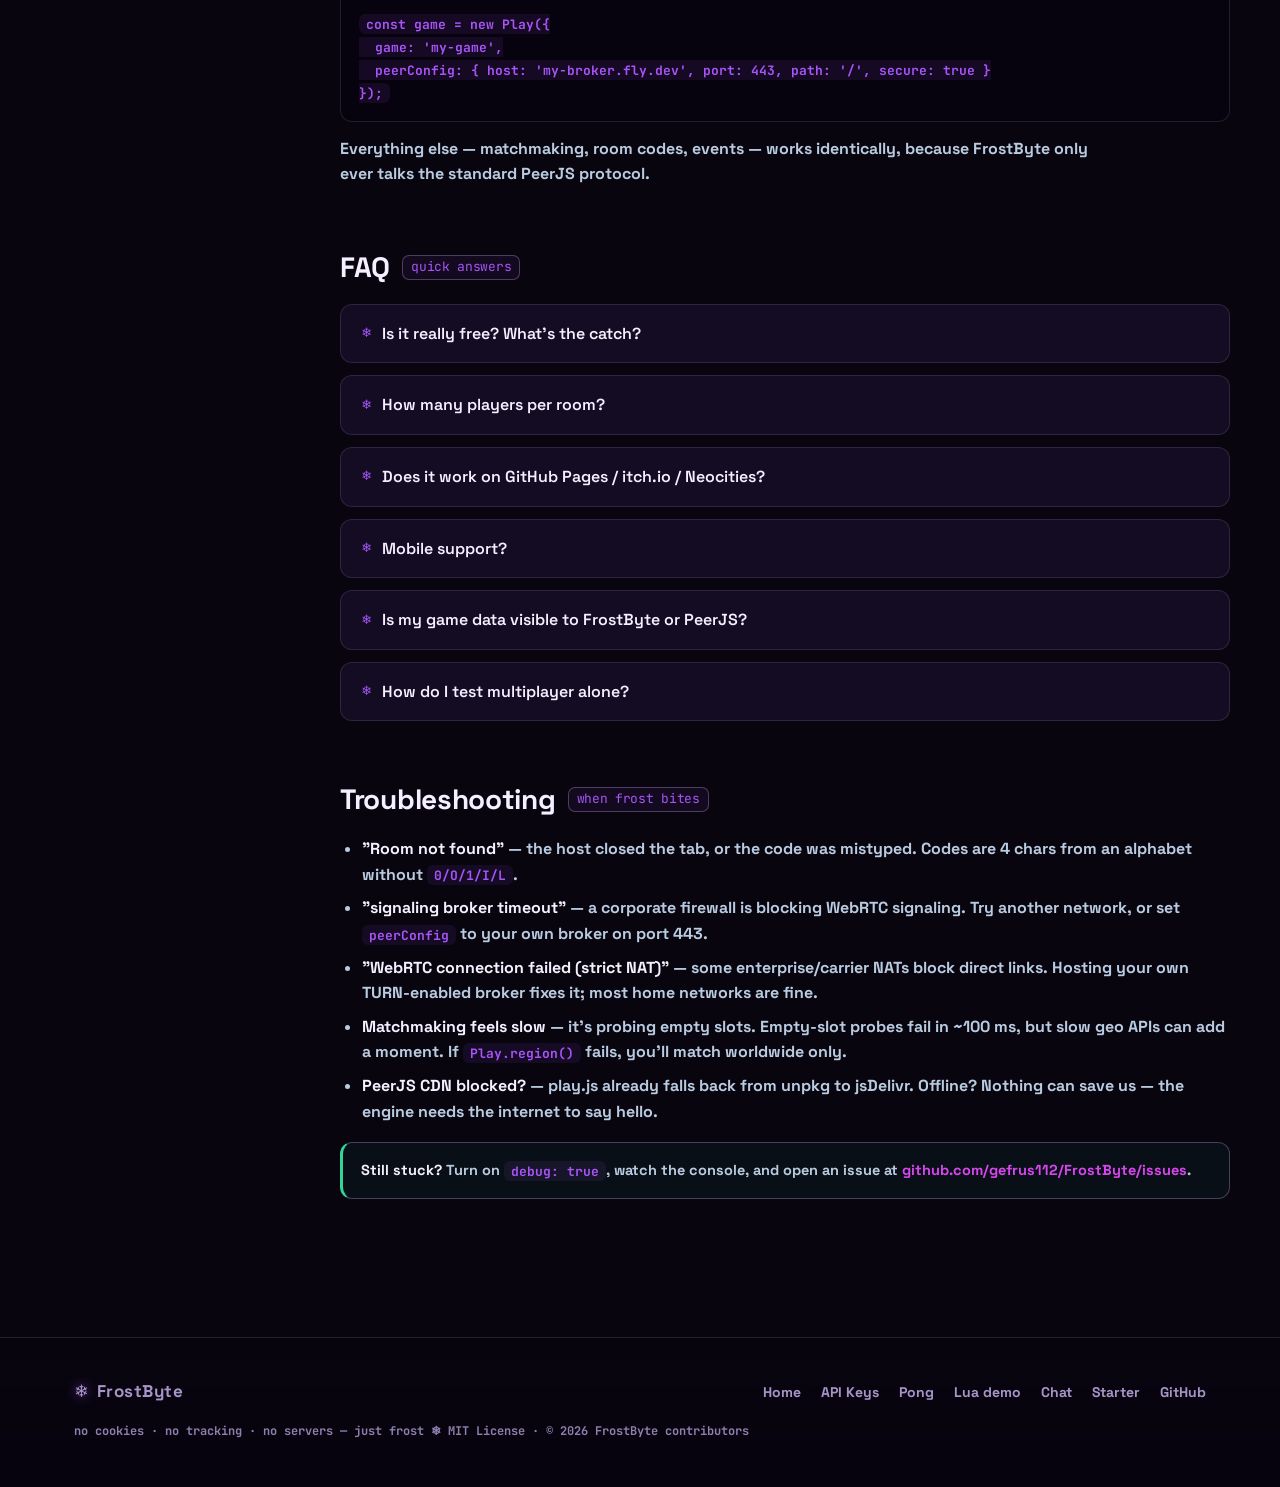
<file: docs.html>
<!DOCTYPE html>
<html lang="en">
<head>
  <meta charset="UTF-8">
  <meta name="viewport" content="width=device-width, initial-scale=1.0">
  <title>Docs — FrostByte play.js v2</title>
  <meta name="description" content="FrostByte play.js v2 documentation: install, connect, host, join, quickMatch, send, broadcast, events, matchmaking, Lua multiplayer (play-lua.js) and API key management.">
  <meta name="theme-color" content="#08050f">
  <link rel="icon" href="data:image/svg+xml,&lt;svg xmlns='http://www.w3.org/2000/svg' viewBox='0 0 100 100'&gt;&lt;text y='.9em' font-size='90'&gt;❄&lt;/text&gt;&lt;/svg&gt;">
  <link rel="preconnect" href="https://fonts.googleapis.com">
  <link rel="preconnect" href="https://fonts.gstatic.com" crossorigin>
  <link href="https://fonts.googleapis.com/css2?family=Space+Grotesk:wght@400;500;600;700&family=JetBrains+Mono:wght@400;600&display=swap" rel="stylesheet">
  <link rel="stylesheet" href="css/style.css">
</head>
<body>

  <canvas id="snow"></canvas>
  <div class="aurora"><span class="a1"></span><span class="a2"></span><span class="a3"></span></div>
  <div class="grid-overlay"></div>

  <header class="nav glass">
    <a class="brand" href="index.html"><span class="flake">❄</span> FrostByte <span class="brand-sub">play.js</span></a>
    <nav class="tabs">
      <a class="tab" href="index.html">Home</a>
      <a class="tab active" href="docs.html">Docs</a>
      <a class="tab" href="templates/pong.html">Templates</a>
      <a class="tab" href="keys.html">API Keys</a>
      <a class="tab" href="https://github.com/gefrus112/FrostByte" target="_blank" rel="noopener">GitHub ↗</a>
    </nav>
    <a class="btn btn-primary nav-cta" href="#start">Get Started</a>
  </header>

  <main class="wrap docs">

    <!-- ═══════════ SIDEBAR ═══════════ -->
    <aside class="docs-nav glass">
      <div class="group">Begin</div>
      <a href="#v2">New in v2</a>
      <a href="#start">Getting started</a>
      <a href="#concepts">Core concepts</a>
      <div class="group">API</div>
      <a href="#constructor">Constructor</a>
      <a href="#methods">Methods</a>
      <a href="#events">Events</a>
      <a href="#statics">Static helpers</a>
      <div class="group">Lua</div>
      <a href="#lua">Lua multiplayer</a>
      <a href="#luaref">Lua API reference</a>
      <div class="group">Keys</div>
      <a href="#keys">API keys</a>
      <div class="group">Guides</div>
      <a href="#matchmaking">Matchmaking</a>
      <a href="#patterns">Data patterns</a>
      <a href="#selfhost">Self-hosting</a>
      <div class="group">Help</div>
      <a href="#faq">FAQ</a>
      <a href="#trouble">Troubleshooting</a>
    </aside>

    <!-- ═══════════ CONTENT ═══════════ -->
    <div class="docs-body">

      <!-- ───────── NEW IN V2 ───────── -->
      <section id="v2">
        <h2>New in v2 <span class="anchor">2.0.0</span></h2>
        <p>
          FrostByte v2 keeps everything that made v1 effortless — one script tag, zero servers, live matchmaking —
          and adds two big capabilities plus a brand-new midnight look. If you are upgrading from v1, nothing breaks:
          the core <code>Play</code> API is unchanged, so existing games keep working exactly as before.
        </p>
        <ul>
          <li><strong>🌙 Lua multiplayer (<code>play-lua.js</code>).</strong> Embed the Fengari Lua VM in your page and drive the entire FrostByte API from Lua code through a <code>net.*</code> table — <code>net.host()</code>, <code>net.broadcast()</code>, <code>net.on('data', fn)</code>… Your game logic can now be written in Lua while the transport stays the same P2P WebRTC mesh. See <a href="#lua">Lua multiplayer</a>.</li>
          <li><strong>🔑 API keys with usage tracking.</strong> Generate keys, allow-list the site URLs each key may be used on, and every connection records <strong>the exact page URL it came from</strong>. Manage everything in the <a href="keys.html">API Keys dashboard</a>. See <a href="#keys">API keys</a>.</li>
          <li><strong>🌌 Midnight theme.</strong> The whole site and every template moved to a dark violet/magenta palette — deliberately not blue — with animated gradient frames, scanlines and breathing glows.</li>
        </ul>
        <div class="callout ok">
          <b>Upgrading:</b> change your script URL to <code>play.js</code> on this site (it now serves v2) and you're done.
          Keys are <em>optional</em> — <code>new Play({ game })</code> works exactly like it did in v1.
        </div>
      </section>

      <!-- ───────── GETTING STARTED ───────── -->
      <section id="start">
        <h2>Getting started <span class="anchor">2 min</span></h2>
        <p>
          FrostByte connects players <strong>browser-to-browser over WebRTC</strong>. There is no server to rent,
          no API key to paste and no account to create. The only thing you add to your game is one
          <code>&lt;script&gt;</code> tag — after that, your page effectively <em>becomes</em> the live server.
          This page shows every step of connecting a game with JavaScript.
        </p>

        <h3>1 · Include play.js</h3>
        <p>Put this tag in your HTML <strong>before</strong> your game code. The WebRTC engine (PeerJS) loads itself on demand from a CDN, with an automatic jsDelivr fallback.</p>
        <div class="codeblock"><div class="cb-head"><em>index.html</em><button class="copy">copy</button></div>
<pre><code>&lt;script src="https://gefrus112.github.io/FrostByte/play.js"&gt;&lt;/script&gt;</code></pre></div>

        <h3>2 · Create a game handle</h3>
        <p>
          The <code>game</code> namespace isolates your rooms from every other FrostByte game in the world,
          so pick something unique, like your game's name. All other options are optional.
        </p>
        <div class="codeblock"><div class="cb-head"><em>game.js</em><button class="copy">copy</button></div>
<pre><code>const game = new Play({
  game: 'my-unique-game',     // your namespace (required)
  playerName: 'ace',          // nickname other players see
  debug: true                 // console logs while developing
});</code></pre></div>

        <h3>3 · Connect</h3>
        <p>Three ways in — auto-matchmaking for strangers, or private room codes for friends:</p>
        <div class="codeblock"><div class="cb-head"><em>game.js</em><button class="copy">copy</button></div>
<pre><code>// A) auto matchmaking — same network → same country → worldwide
await game.quickMatch();

// B) host a private room, share the 4-char code
const { code } = await game.host();      // e.g. "K7XF"

// C) join a friend's room
await game.join('K7XF');</code></pre></div>

        <h3>4 · Sync your game</h3>
        <p>Send anything JSON-serializable. The <code>data</code> event fires on every other player's side, in milliseconds:</p>
        <div class="codeblock"><div class="cb-head"><em>game.js</em><button class="copy">copy</button></div>
<pre><code>game.onData = (data, from) =&gt; {
  // from = { id, isHost }
  if (data.type === 'move') movePlayer(from.id, data.x, data.y);
};

// broadcast to everyone (host → all, guest → everyone via relay)
game.broadcast({ type: 'move', x: 128, y: 240 });</code></pre></div>

        <div class="callout ok">
          <b>That's the whole integration.</b> Open your game in two browser tabs (or send the link to a friend),
          press quick match in both — you're playing multiplayer. Check the <a href="templates/pong.html">Pong template</a>
          for a complete, working reference.
        </div>
      </section>

      <!-- ───────── CORE CONCEPTS ───────── -->
      <section id="concepts">
        <h2>Core concepts <span class="anchor">architecture</span></h2>
        <ul>
          <li><strong>Host &amp; guests (star topology).</strong> Every room has one host. Guests talk to the host; the host relays guest→guest traffic. For 2-player games this is invisible — it just feels direct.</li>
          <li><strong>Signaling vs. game data.</strong> The free public broker is used <em>only</em> to exchange connection offers (signaling). Once the WebRTC data channel opens, <strong>all game data flows directly between browsers</strong> — never through a server.</li>
          <li><strong>Room codes.</strong> <code>host()</code> mints a 4-character code from a confusion-free alphabet (no <code>0/O/1/I/L</code>). The code maps to a namespaced broker id, so different games can't collide.</li>
          <li><strong>Heartbeats.</strong> The host pings every 3 s and prunes silent players after ~11 s; guests monitor the host symmetrically and raise an <code>error</code> event when the link dies.</li>
          <li><strong>Serializable payloads.</strong> Anything JSON-serializable works — plain objects, arrays, numbers, strings. Send small state diffs at 20–30 Hz for smooth gameplay.</li>
        </ul>
      </section>

      <!-- ───────── CONSTRUCTOR ───────── -->
      <section id="constructor">
        <h2>Constructor <span class="anchor">new Play(opts)</span></h2>
        <p><code>Play</code> works with or without <code>new</code>: <code>new Play({...})</code> and <code>Play({...})</code> are identical. The brand alias <code>FrostByte</code> points to the same object.</p>
        <table class="api-table">
          <thead><tr><th>Option</th><th>Type</th><th>Description</th></tr></thead>
          <tbody>
            <tr><td>game</td><td>string</td><td><strong>Required.</strong> Your namespace, e.g. <code>'pong'</code>. Lowercase letters, digits, <code>-</code>, <code>_</code>. Rooms never collide between different namespaces.</td></tr>
            <tr><td>playerName</td><td>string</td><td>Nickname shown in the roster and join events (max 16 chars).</td></tr>
            <tr><td>apiKey</td><td>string</td><td><strong>New in v2.</strong> A FrostByte key (<code>fbk_live_…</code>). Validated against the local key registry and its site allow-list; successful connections record the page URL they came from. Optional — see <a href="#keys">API keys</a>.</td></tr>
            <tr><td>debug</td><td>boolean</td><td>Verbose <code>console</code> logging of every status change.</td></tr>
            <tr><td>peerConfig</td><td>object</td><td>Self-hosted signaling broker config, e.g. <code>{ host:'broker.me', port:443, path:'/', secure:true }</code>. See <a href="#selfhost">Self-hosting</a>.</td></tr>
            <tr><td>onReady / onStatus / onData / onPlayerJoin / onPlayerLeave / onError</td><td>function</td><td>Shortcut event handlers — same as calling <code>game.on(event, fn)</code>. See <a href="#events">Events</a>.</td></tr>
          </tbody>
        </table>
        <div class="codeblock"><div class="cb-head"><em>full example</em><button class="copy">copy</button></div>
<pre><code>const game = new Play({
  game: 'space-hockey',
  playerName: 'nova',
  onReady:    ({ isHost, code, scope }) =&gt; console.log('connected!', isHost, code, scope),
  onStatus:   (state, detail) =&gt; hud.textContent = detail,
  onPlayerJoin: p =&gt; console.log(p.name, 'joined'),
  onPlayerLeave: p =&gt; console.log(p.name, 'left'),
  onData:     (d, from) =&gt; applyState(d, from),
  onError:    err =&gt; showError(err.message)
});</code></pre></div>
      </section>

      <!-- ───────── METHODS ───────── -->
      <section id="methods">
        <h2>Methods <span class="anchor">game.*</span></h2>
        <table class="api-table">
          <thead><tr><th>Method</th><th>Returns</th><th>Description</th></tr></thead>
          <tbody>
            <tr><td>quickMatch()</td><td>Promise&lt;{ isHost, scope }&gt;</td><td>Auto-matchmaking: probes "same network" → "same country" → "worldwide" slots, then hosts one if empty. See <a href="#matchmaking">Matchmaking</a>.</td></tr>
            <tr><td>host()</td><td>Promise&lt;{ code }&gt;</td><td>Opens a private room and resolves with its 4-char code. You are the host; share the code.</td></tr>
            <tr><td>join(code)</td><td>Promise&lt;{ code }&gt;</td><td>Joins a private room. Throws (with a friendly message) if the room doesn't exist.</td></tr>
            <tr><td>send(data, toId?)</td><td>void</td><td>Host: broadcast to all, or to one guest with <code>toId</code>. Guest: to everyone (relayed), or private to one player with <code>toId</code>.</td></tr>
            <tr><td>broadcast(data)</td><td>void</td><td>Alias of <code>send(data)</code> — reads nicer when you always mean "everyone".</td></tr>
            <tr><td>players()</td><td>Array</td><td>Live roster: <code>[{ id, isHost, name }]</code>, host first.</td></tr>
            <tr><td>close()</td><td>void</td><td>Leaves/destroys the room, clears timers. Call on <code>beforeunload</code> for instant leave.</td></tr>
          </tbody>
        </table>
        <p>Handy properties: <code>game.isHost</code> (boolean), <code>game.code</code> (room code or <code>null</code> in quick match), <code>game.me</code> (<code>{ id, isHost, name }</code>), <code>game.version</code>.</p>
      </section>

      <!-- ───────── EVENTS ───────── -->
      <section id="events">
        <h2>Events <span class="anchor">game.on(...)</span></h2>
        <table class="api-table">
          <thead><tr><th>Event</th><th>Payload</th><th>Fires when…</th></tr></thead>
          <tbody>
            <tr><td>ready</td><td>{ isHost, code, me, scope }</td><td>The connection is live: room open (host) or joined (guest). <code>scope</code> is <code>'private'</code> or the matchmaking scope that hit.</td></tr>
            <tr><td>status</td><td>(state, detail)</td><td>Progress updates: <code>region → searching → waiting → joining → connected → hosting → disconnected</code>. Drive your HUD from this.</td></tr>
            <tr><td>playerjoin</td><td>{ id, isHost, name }</td><td>A player finished joining (both sides see it).</td></tr>
            <tr><td>playerleave</td><td>{ id, isHost, name }</td><td>A player left or timed out.</td></tr>
            <tr><td>data</td><td>(data, from)</td><td><code>send</code>/<code>broadcast</code> arrived. <code>from = { id, isHost }</code>; <code>from.id === 'host'</code> for host-origin messages.</td></tr>
            <tr><td>error</td><td>Error</td><td>Connection problems (host lost, broker down, room not found). <code>err.message</code> is human-readable.</td></tr>
          </tbody>
        </table>
        <div class="codeblock"><div class="cb-head"><em>events</em><button class="copy">copy</button></div>
<pre><code>game.on('status', (state, detail) =&gt; {
  if (state === 'searching') splash.textContent = detail;  // "looking for players · US"
});
game.on('data', (d, from) =&gt; console.log('got', d, 'from', from.id));</code></pre></div>
      </section>

      <!-- ───────── STATICS ───────── -->
      <section id="statics">
        <h2>Static helpers <span class="anchor">Play.*</span></h2>
        <table class="api-table">
          <thead><tr><th>Helper</th><th>Returns</th><th>Description</th></tr></thead>
          <tbody>
            <tr><td>Play.region()</td><td>Promise&lt;{ ip, country, network }&gt;</td><td>Your public IP, ISO country code and a hashed network fingerprint (cached after first call).</td></tr>
            <tr><td>Play.keys</td><td>Key manager</td><td><strong>New in v2.</strong> <code>create()/list()/get()/revoke()/restore()/del()/usage()/clearUsage()</code> — see <a href="#keys">API keys</a> and the <a href="keys.html">dashboard</a>.</td></tr>
            <tr><td>Play.isSupported()</td><td>boolean</td><td>Does this browser support WebRTC? If false, show a "use a modern browser" screen.</td></tr>
            <tr><td>Play.version</td><td>string</td><td>Library version, e.g. <code>'2.0.0'</code>.</td></tr>
          </tbody>
        </table>
        <div class="codeblock"><div class="cb-head"><em>region check</em><button class="copy">copy</button></div>
<pre><code>const reg = await Play.region();
console.log(reg.country);   // "US"
console.log(reg.network);   // "k3f9x2a1" — same value for same-router players</code></pre></div>
      </section>

      <!-- ───────── LUA MULTIPLAYER ───────── -->
      <section id="lua">
        <h2>Lua multiplayer <span class="anchor">play-lua.js</span></h2>
        <p>
          <strong>play-lua.js</strong> embeds the <a href="https://fengari.io" target="_blank" rel="noopener">Fengari</a>
          Lua VM (loaded from CDN, ~100 KB) and exposes the whole FrostByte API to Lua through a
          <code>net</code> table. Your networking code can now be written <em>entirely in Lua</em>, while data still
          travels over the same P2P WebRTC mesh as every other FrostByte game. JavaScript and Lua can call each other
          freely — JS calls Lua functions, Lua touches the DOM back.
        </p>

        <h3>1 · Include both scripts</h3>
        <p><code>play.js</code> first (it is the transport), then <code>play-lua.js</code> (it is the bridge):</p>
        <div class="codeblock"><div class="cb-head"><em>index.html</em><button class="copy">copy</button></div>
<pre><code>&lt;script src="https://gefrus112.github.io/FrostByte/play.js"&gt;&lt;/script&gt;
&lt;script src="https://gefrus112.github.io/FrostByte/play-lua.js"&gt;&lt;/script&gt;</code></pre></div>

        <h3>2 · Write multiplayer in Lua</h3>
        <p>Run Lua from JavaScript with <code>FrostByte.lua(source, opts)</code> (or <code>FrostByteLua.run</code>) — it resolves with <code>{ ok, error, api }</code>:</p>
        <div class="codeblock"><div class="cb-head"><em>game.js</em><button class="copy">copy</button></div>
<pre><code>const res = await FrostByte.lua(`
  net.init({ game = 'my-lua-game', player = 'mo' })
  net.on('data', function (d, from)
    print('got', d.text, 'from', from.id)
  end)
  net.quickmatch()
  net.broadcast({ text = 'hello from Lua!' })
`, { globals: { ROOM: 'K7XF' } });

// call Lua functions from JavaScript any time:
res.api.call('on_button_pressed', 42);</code></pre></div>

        <p>Or drop a Lua file straight into the page — <code>&lt;script type="text/lua"&gt;</code> blocks are executed automatically once the VM is ready:</p>
        <div class="codeblock"><div class="cb-head"><em>inline Lua</em><button class="copy">copy</button></div>
<pre><code>&lt;script type="text/lua"&gt;
  net.init({ game = 'my-lua-game' })
  net.host(function (code) print('room code: ' .. code) end)
&lt;/script&gt;</code></pre></div>

        <h3>3 · Lua touches the DOM with <code>js.run</code></h3>
        <div class="codeblock"><div class="cb-head"><em>ui.lua</em><button class="copy">copy</button></div>
<pre><code>net.on('playerjoin', function (p)
  js.run('hud.flash("' .. p.name .. ' joined")')
end)</code></pre></div>

        <p>The <a href="templates/lua.html">Lua Chat template</a> is a complete working example — the entire networking layer of a chat room in ~60 lines of Lua.</p>
        <div class="callout">
          <b>How it fits together:</b> Lua calls <code>net.*</code> → the bridge calls the same JS API from v1 → WebRTC does the transport.
          Tables cross the boundary both ways as plain JSON-able data, so <code>{ x = 1, tags = {'a','b'} }</code> in Lua is
          <code>{ x: 1, tags: ['a','b'] }</code> in JavaScript.
        </div>
      </section>

      <!-- ───────── LUA API REFERENCE ───────── -->
      <section id="luaref">
        <h2>Lua API reference <span class="anchor">net.*</span></h2>
        <p>Everything below is available inside Lua once <code>play-lua.js</code> is loaded. Networking functions mirror the JavaScript API — same semantics, Lua-style.</p>
        <table class="api-table">
          <thead><tr><th>Lua call</th><th>Returns</th><th>Description</th></tr></thead>
          <tbody>
            <tr><td>net.init(cfg)</td><td>—</td><td>Connect the bridge: <code>{ game = 'name', player = 'mo', apiKey = 'fbk_live_…', debug = false }</code>. Creates the underlying <code>Play</code> instance.</td></tr>
            <tr><td>net.quickmatch(cb?)</td><td>—</td><td>Auto matchmaking. Callback: <code>cb(isHost, scope)</code> or <code>cb(nil, errorMessage)</code>. The <code>ready</code> event also fires.</td></tr>
            <tr><td>net.host(cb?)</td><td>—</td><td>Host a private room. Callback: <code>cb(code)</code> — e.g. <code>"K7XF"</code> — or <code>cb(nil, err)</code>.</td></tr>
            <tr><td>net.join(code, cb?)</td><td>—</td><td>Join a room by code. Callback: <code>cb(code)</code> or <code>cb(nil, err)</code>.</td></tr>
            <tr><td>net.broadcast(value)</td><td>—</td><td>Send to everyone. <code>value</code> may be a table, string, number or boolean.</td></tr>
            <tr><td>net.send(value, toId)</td><td>—</td><td>Private message to one player id.</td></tr>
            <tr><td>net.players()</td><td>table</td><td>Roster: <code>{ { id='…', isHost=false, name='mo' }, … }</code>, host first.</td></tr>
            <tr><td>net.me()</td><td>table</td><td>Your own <code>{ id, isHost, name }</code>, or <code>nil</code> before connecting.</td></tr>
            <tr><td>net.code()</td><td>string</td><td>The 4-char room code, or <code>nil</code> in quick match.</td></tr>
            <tr><td>net.ishost()</td><td>bool</td><td>Are you the host of this room?</td></tr>
            <tr><td>net.close()</td><td>—</td><td>Leave and tear everything down.</td></tr>
            <tr><td>net.on(event, fn)</td><td>—</td><td>Subscribe: <code>'data' (data, from)</code>, <code>'status' (state, detail)</code>, <code>'ready' (info)</code>, <code>'playerjoin' (p)</code>, <code>'playerleave' (p)</code>, <code>'error' (e)</code>. Multiple handlers per event are fine.</td></tr>
            <tr><td>net.version()</td><td>string</td><td>Bridge + library versions.</td></tr>
            <tr><td>js.run(code)</td><td>—</td><td>Execute a JavaScript string — your escape hatch to the DOM.</td></tr>
            <tr><td>js.stringify(v)</td><td>string</td><td>JSON-encode a Lua table (handy for <code>js.run</code>).</td></tr>
          </tbody>
        </table>
        <p>From the JavaScript side, <code>res.api</code> exposes <code>call(name, …args)</code> (invoke a Lua global function and get its return value), <code>get(name)</code> / <code>set(name, value)</code> for globals, and <code>close()</code>.</p>
      </section>

      <!-- ───────── API KEYS ───────── -->
      <section id="keys">
        <h2>API keys <span class="anchor">Play.keys — v2</span></h2>
        <p>
          Keys let you gate and monitor who uses your FrostByte integration. Generate a key, allow-list the site URLs
          it may be used on, and hand it to your pages via the <code>apiKey</code> option. Every successful connection
          then records <strong>the site origin and the full page URL it was used from</strong>, plus a timestamp and
          running use count — all visible in the <a href="keys.html">API Keys dashboard</a>.
        </p>

        <h3>Manage keys from JavaScript</h3>
        <div class="codeblock"><div class="cb-head"><em>keys.js</em><button class="copy">copy</button></div>
<pre><code>// create — allow every site, or list specific origins
const key = Play.keys.create({
  name: 'Neon Pong — production',
  origins: ['https://neonpong.pages.dev', 'https://*.mysite.org']
});
console.log(key.key);            // 'fbk_live_x9…' — share with your pages

Play.keys.list();                // all key records + usage info
Play.keys.get('fbk_live_…');     // one record
Play.keys.revoke('fbk_live_…');  // block it (restore() re-enables)
Play.keys.del('fbk_live_…');     // delete the record
Play.keys.usage(20);             // last 20 usage events, newest first
Play.keys.clearUsage();          // wipe the log</code></pre></div>

        <h3>Use a key in your game</h3>
        <div class="codeblock"><div class="cb-head"><em>game.js</em><button class="copy">copy</button></div>
<pre><code>const game = new Play({
  game: 'neon-pong',
  apiKey: 'fbk_live_x9y8…'
});

game.onError = err => {
  if (err.type === 'key') banner.textContent = err.message;
};</code></pre></div>

        <h3>What gets validated, and when</h3>
        <ul>
          <li><strong>Format</strong> — keys look like <code>fbk_live_&lt;24 random chars&gt;</code>.</li>
          <li><strong>Registry</strong> — the key must exist in this browser's registry (created via <code>Play.keys.create()</code> or the dashboard).</li>
          <li><strong>Status</strong> — revoked keys are rejected with a friendly <code>error</code> event (<code>err.type === 'key'</code>), and <code>host()/join()/quickMatch()</code> refuse to run.</li>
          <li><strong>Site allow-list</strong> — the current <code>location.origin</code> must match one of the key's origins (<code>'*'</code> allows all; <code>https://*.mysite.org</code> allows subdomains). This is how the dashboard knows <strong>which URL/site the API is being used from</strong>.</li>
          <li><strong>Usage recording</strong> — on every successful connect, the key's <code>lastUsed</code>, <code>usedOn</code> (site origin) and <code>usedFrom</code> (full page URL) are updated and an entry is appended to the usage log.</li>
        </ul>

        <div class="callout warn">
          <b>Honest serverless note:</b> FrostByte has no backend, so keys live in <strong>localStorage</strong> of the
          browser that created them, and validation runs inside <code>play.js</code> on the client. That is perfect for
          <em>tracking usage per site, gating your own deployments and revoking access</em> — but it is not DRM: someone
          editing your page's source could bypass a local check. For hard guarantees, pair keys with your own broker
          (<a href="#selfhost">self-hosting</a>) that inspects an auth token.
        </div>
        <div class="callout ok">
          <b>Keys are optional.</b> <code>new Play({ game })</code> without <code>apiKey</code> behaves exactly like v1 —
          free, open matchmaking for everyone. Use keys when you want the oversight.
        </div>
      </section>

      <!-- ───────── MATCHMAKING ───────── -->
      <section id="matchmaking">
        <h2>Matchmaking <span class="anchor">quickMatch()</span></h2>
        <p>
          FrostByte's matchmaking is <strong>fully serverless</strong> — it works by probing short, deterministic
          room ids on the free broker, so there is no matchmaker service to run or pay for. When you call
          <code>quickMatch()</code>, the library:
        </p>
        <ol>
          <li><strong>Detects your region</strong> — public IP, country code, and a fingerprint of your network (<code>hash(ip)</code>).</li>
          <li><strong>Scans "same network" slots first.</strong> Players behind the same router share the fingerprint, so two tabs on your Wi-Fi match instantly with near-zero latency. Great for couch-style testing.</li>
          <li><strong>Then scans your country's slots</strong> (e.g. every US quick-matcher probes the same 5 slot ids), keeping matches local and low-latency.</li>
          <li><strong>Falls back to worldwide slots</strong> so matchmaking always eventually finds someone.</li>
          <li><strong>If nobody is waiting, you become the host</strong> of the first free slot. The next searcher connects to you — usually within seconds. Status events tell you exactly where the search is: <code>"looking for players · same network"</code> → <code>"… · US"</code> → <code>"… · worldwide"</code> → <code>"waiting for a challenger · US"</code>.</li>
        </ol>
        <div class="codeblock"><div class="cb-head"><em>matchmaking HUD</em><button class="copy">copy</button></div>
<pre><code>await game.quickMatch();
// → status events while searching:
//    region     "checking your region…"
//    searching  "looking for players · same network"
//    searching  "looking for players · US"
//    searching  "looking for players · worldwide"
//    waiting    "waiting for a challenger · US"   (you are the host now)
// → 'ready' event when matched:
//    { isHost: false, code: null, scope: 'same network' }</code></pre></div>

        <h3>Limitations (honest ones)</h3>
        <ul>
          <li><strong>Two simultaneous first-searchers</strong> can both fail to find each other (both scan, nobody hosts yet) and end up hosting separate slots. The next pair will match fine. For tournaments, prefer <code>host()</code> + codes.</li>
          <li><strong>Country matching is best-effort</strong> — it's IP geolocation, not GPS. VPNs put you in another country; that's a feature if you want worldwide matches.</li>
          <li><strong>"Same network"</strong> means "same public IP". Big carrier-grade NATs (mobile networks) may group strangers together — rare, and harmless: worst case you play a Pong with a neighbour.</li>
        </ul>
        <div class="callout">
          <b>Tip:</b> show the scope in your UI ("matched · same network 🎉"). Players love knowing the match is local — and it sets expectations for latency.
        </div>
      </section>

      <!-- ───────── PATTERNS ───────── -->
      <section id="patterns">
        <h2>Data patterns <span class="anchor">recipes</span></h2>

        <h3>Guest → host input, host → all state</h3>
        <p>The classic real-time pattern (used by the Pong template): guests send only their inputs; the host simulates the world and broadcasts snapshots.</p>
        <div class="codeblock"><div class="cb-head"><em>authoritative host</em><button class="copy">copy</button></div>
<pre><code>// GUEST — send input at ~30 Hz
setInterval(() =&gt; game.send({ t: 'pad', y: myPaddleY }), 33);

// HOST — simulate + broadcast at ~30 Hz
setInterval(() =&gt; {
  stepPhysics(guestPadY);
  game.broadcast({ t: 's', ball, pads, score });
}, 33);

// GUEST — render from snapshots
game.onData = (d) =&gt; { if (d.t === 's') render(d); };</code></pre></div>

        <h3>Turn-based games (cards, chess, trivia)</h3>
        <p>Even simpler — broadcast the move, everyone applies it in order:</p>
        <div class="codeblock"><div class="cb-head"><em>turn sync</em><button class="copy">copy</button></div>
<pre><code>function playCard(card) {
  game.broadcast({ t: 'move', card, by: game.me.id });
}
game.onData = (d) =&gt; { if (d.t === 'move') applyMove(d); };</code></pre></div>

        <h3>Private messages (guest → specific guest)</h3>
        <div class="codeblock"><div class="cb-head"><em>whisper</em><button class="copy">copy</button></div>
<pre><code>const other = game.players().find(p =&gt; p.id !== game.me.id);
game.send({ t: 'taunt', text: 'nice miss!' }, other.id);

game.onData = (d, from) =&gt; {
  if (d.t === 'taunt') chat.log(`⚠ ${from.id}: ${d.text}`);
};</code></pre></div>

        <div class="callout warn">
          <b>Keep payloads small.</strong> Send input/state <em>changes</em>, not full world dumps, and stay under ~30 messages per second per player. WebRTC data channels are unordered &amp; reliable here — perfect for game state, but not a torrent client.
        </div>
      </section>

      <!-- ───────── SELF-HOSTING ───────── -->
      <section id="selfhost">
        <h2>Self-hosting <span class="anchor">your own broker</span></h2>
        <p>
          FrostByte rides on the free public PeerJS cloud by default. If you want your own signaling
          (privacy, regions, or the cloud having a bad day), run the open-source
          <a href="https://github.com/peers/peerjs-server" target="_blank" rel="noopener">peerjs-server</a>
          on any free tier (Fly.io, Render, Railway, a $4 VPS…) and point <code>peerConfig</code> at it:
        </p>
        <div class="codeblock"><div class="cb-head"><em>own broker</em><button class="copy">copy</button></div>
<pre><code>const game = new Play({
  game: 'my-game',
  peerConfig: { host: 'my-broker.fly.dev', port: 443, path: '/', secure: true }
});</code></pre></div>
        <p>Everything else — matchmaking, room codes, events — works identically, because FrostByte only ever talks the standard PeerJS protocol.</p>
      </section>

      <!-- ───────── FAQ ───────── -->
      <section id="faq">
        <h2>FAQ <span class="anchor">quick answers</span></h2>
        <details>
          <summary>Is it really free? What's the catch?</summary>
          <div class="faq-body">Yes. Game data flows directly between browsers (WebRTC), so there is no traffic bill. The public broker does introductions for free — the same infrastructure PeerJS has offered for years. The catch-free path is also the open-source path: self-host the broker if you ever want to.</div>
        </details>
        <details>
          <summary>How many players per room?</summary>
          <div class="faq-body">Tested comfortably at 2–8 in a star topology. The host relays guest→guest traffic, so CPU/network cost grows linearly. For a 2-player game (the sweet spot for Pong-likes) it's essentially a direct cable.</div>
        </details>
        <details>
          <summary>Does it work on GitHub Pages / itch.io / Neocities?</summary>
          <div class="faq-body">Anywhere a modern browser opens your page — including this very site, which is plain static hosting. WebRTC doesn't care where the HTML came from.</div>
        </details>
        <details>
          <summary>Mobile support?</summary>
          <div class="faq-body">Yes — WebRTC data channels run in mobile Safari/Chrome. The Pong template ships touch controls; add <code>game.close()</code> on <code>pagehide</code> for clean leaves.</div>
        </details>
        <details>
          <summary>Is my game data visible to FrostByte or PeerJS?</summary>
          <div class="faq-body">No. The broker only sees encrypted connection setup (ids, SDP offers). Payloads travel on the direct P2P data channel, encrypted by DTLS end-to-end.</div>
        </details>
        <details>
          <summary>How do I test multiplayer alone?</summary>
          <div class="faq-body">Open the game in two tabs. Quick match will pair them via the "same network" scope in a second or two — that's the scope doing its job.</div>
        </details>
      </section>

      <!-- ───────── TROUBLESHOOTING ───────── -->
      <section id="trouble">
        <h2>Troubleshooting <span class="anchor">when frost bites</span></h2>
        <ul>
          <li><strong>"Room not found"</strong> — the host closed the tab, or the code was mistyped. Codes are 4 chars from an alphabet without <code>0/O/1/I/L</code>.</li>
          <li><strong>"signaling broker timeout"</strong> — a corporate firewall is blocking WebRTC signaling. Try another network, or set <code>peerConfig</code> to your own broker on port 443.</li>
          <li><strong>"WebRTC connection failed (strict NAT)"</strong> — some enterprise/carrier NATs block direct links. Hosting your own TURN-enabled broker fixes it; most home networks are fine.</li>
          <li><strong>Matchmaking feels slow</strong> — it's probing empty slots. Empty-slot probes fail in ~100 ms, but slow geo APIs can add a moment. If <code>Play.region()</code> fails, you'll match worldwide only.</li>
          <li><strong>PeerJS CDN blocked?</strong> — play.js already falls back from unpkg to jsDelivr. Offline? Nothing can save us — the engine needs the internet to say hello.</li>
        </ul>
        <div class="callout ok">
          <b>Still stuck?</b> Turn on <code>debug: true</code>, watch the console, and open an issue at
          <a href="https://github.com/gefrus112/FrostByte/issues" target="_blank" rel="noopener">github.com/gefrus112/FrostByte/issues</a>.
        </div>
      </section>

    </div><!-- /docs-body -->
  </main>

  <footer>
    <div class="wrap">
      <div class="foot">
        <a class="brand" href="index.html"><span class="flake">❄</span> FrostByte</a>
        <nav>
          <a href="index.html">Home</a>
          <a href="keys.html">API Keys</a>
          <a href="templates/pong.html">Pong</a>
          <a href="templates/lua.html">Lua demo</a>
          <a href="templates/chat.html">Chat</a>
          <a href="templates/starter.html">Starter</a>
          <a href="https://github.com/gefrus112/FrostByte" target="_blank" rel="noopener">GitHub</a>
        </nav>
      </div>
      <p class="foot-note">no cookies · no tracking · no servers — just frost ❄ MIT License · © 2026 FrostByte contributors</p>
    </div>
  </footer>

  <script src="js/effects.js"></script>
</body>
</html>
</file>
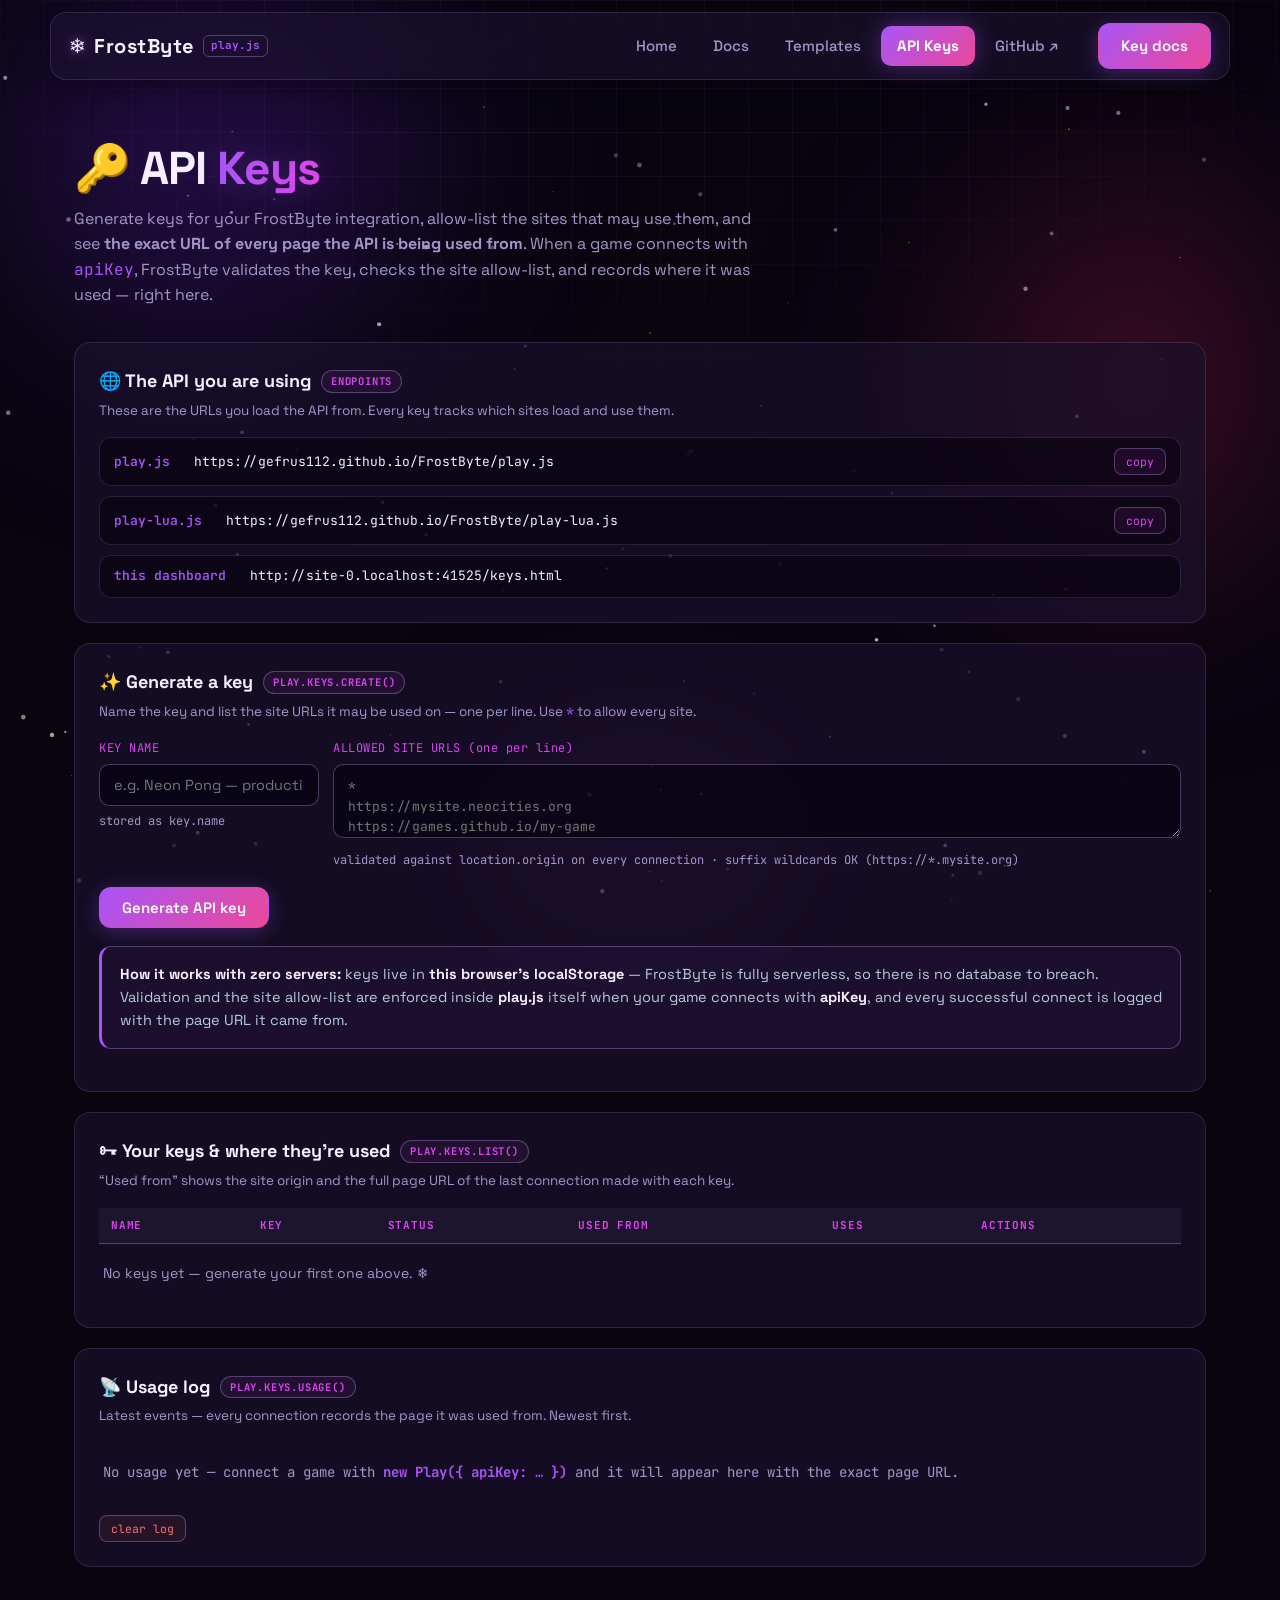
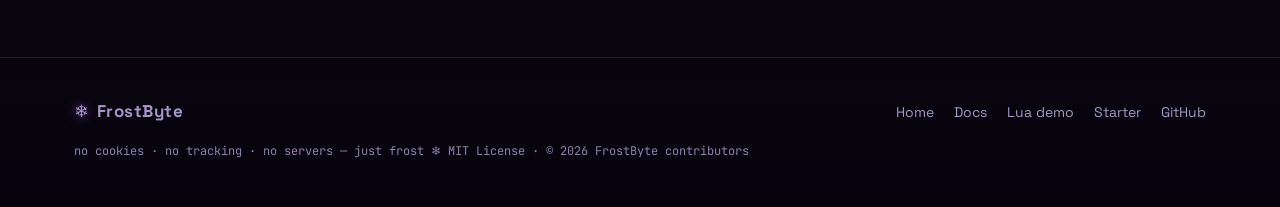
<file: keys.html>
<!DOCTYPE html>
<html lang="en">
<head>
  <meta charset="UTF-8">
  <meta name="viewport" content="width=device-width, initial-scale=1.0">
  <title>API Keys — FrostByte play.js</title>
  <meta name="description" content="FrostByte API key management: generate keys, allow-list sites, and see the exact URL of every page your API is used from.">
  <meta name="theme-color" content="#08050f">
  <link rel="icon" href="data:image/svg+xml,&lt;svg xmlns='http://www.w3.org/2000/svg' viewBox='0 0 100 100'&gt;&lt;text y='.9em' font-size='90'&gt;❄&lt;/text&gt;&lt;/svg&gt;">
  <link rel="preconnect" href="https://fonts.googleapis.com">
  <link rel="preconnect" href="https://fonts.gstatic.com" crossorigin>
  <link href="https://fonts.googleapis.com/css2?family=Space+Grotesk:wght@400;500;600;700&family=JetBrains+Mono:wght@400;600&display=swap" rel="stylesheet">
  <link rel="stylesheet" href="css/style.css">
  <style>
    /* ── keys dashboard specifics ─────────────────────────────── */
    .keys-head { padding: 64px 0 8px; }
    .keys-head h1 { font-size: clamp(30px, 4vw, 46px); letter-spacing: -1px; margin-bottom: 12px; }
    .keys-head p { color: var(--muted); max-width: 68ch; }
    .keys-grid { display: grid; grid-template-columns: 1fr; gap: 20px; padding: 26px 0 60px; }

    .panel {
      background: var(--panel); border: 1px solid var(--line);
      border-radius: var(--radius); padding: 24px; position: relative; overflow: hidden;
    }
    .panel h2 { font-size: 18px; margin-bottom: 4px; display: flex; align-items: center; gap: 10px; }
    .panel .hint { color: var(--muted); font-size: 13.5px; margin-bottom: 16px; }
    .panel h2 .tag {
      font-family: var(--mono); font-size: 10.5px; letter-spacing: .8px; text-transform: uppercase;
      color: var(--mag); border: 1px solid var(--line-2); border-radius: 999px; padding: 2px 9px;
      background: rgba(217, 70, 239, .07);
    }

    .url-row {
      display: flex; align-items: center; gap: 12px; flex-wrap: wrap;
      padding: 10px 14px; border: 1px solid var(--line); border-radius: 12px;
      background: rgba(6, 2, 14, .55); margin-bottom: 10px;
    }
    .url-row:last-child { margin-bottom: 0; }
    .url-row .u {
      font-family: var(--mono); font-size: 13px; color: var(--text);
      word-break: break-all; flex: 1; min-width: 200px;
    }
    .url-row .u b { color: var(--vio); font-weight: 600; }

    .form-grid { display: grid; grid-template-columns: 220px 1fr; gap: 14px; }
    .form-grid label { font-family: var(--mono); font-size: 12px; color: var(--mag); letter-spacing: .5px; display: block; margin-bottom: 6px; }
    .form-grid input, .form-grid textarea {
      width: 100%; background: rgba(6, 2, 14, .6); color: var(--text);
      border: 1px solid var(--line-2); border-radius: 10px;
      padding: 11px 14px; font-family: var(--font); font-size: 14.5px;
      outline: none; transition: border-color .2s ease, box-shadow .2s ease;
    }
    .form-grid textarea { min-height: 74px; resize: vertical; font-family: var(--mono); font-size: 13px; line-height: 1.6; }
    .form-grid input:focus, .form-grid textarea:focus { border-color: var(--vio); box-shadow: 0 0 0 3px rgba(168, 85, 247, .18); }
    .form-grid .mini { color: var(--muted); font-size: 12px; margin-top: 6px; font-family: var(--mono); }
    .create-row { display: flex; align-items: center; gap: 14px; margin-top: 16px; flex-wrap: wrap; }
    #createMsg { font-family: var(--mono); font-size: 12.5px; color: var(--good); min-height: 18px; }
    #createMsg.bad { color: var(--bad); }

    .tbl-wrap { overflow-x: auto; margin: 6px -6px 0; padding: 0 6px; }
    table.keys-tbl { width: 100%; border-collapse: collapse; font-size: 13.5px; min-width: 760px; }
    .keys-tbl th {
      text-align: left; font-family: var(--mono); font-size: 11px; letter-spacing: .8px;
      text-transform: uppercase; color: var(--mag); padding: 9px 12px;
      border-bottom: 1px solid var(--line-2); background: rgba(216, 180, 254, .05);
      white-space: nowrap;
    }
    .keys-tbl td { padding: 12px; border-bottom: 1px solid var(--line); color: #cfc3e8; vertical-align: top; }
    .keys-tbl tr:hover td { background: rgba(216, 180, 254, .04); }
    .keys-tbl .kname { font-weight: 600; color: var(--text); }
    .keys-tbl .kmono { font-family: var(--mono); font-size: 12.5px; color: var(--vio); word-break: break-all; }
    .keys-tbl .url { font-family: var(--mono); font-size: 12px; color: var(--mag); word-break: break-all; }
    .keys-tbl .url small { display: block; color: var(--muted); font-size: 11px; margin-top: 2px; }
    .chip {
      display: inline-block; font-family: var(--mono); font-size: 11px; letter-spacing: .5px;
      padding: 2px 10px; border-radius: 999px; border: 1px solid;
    }
    .chip.active  { color: var(--good); border-color: rgba(52, 211, 153, .4);  background: rgba(52, 211, 153, .07); }
    .chip.revoked { color: var(--bad);  border-color: rgba(248, 113, 113, .4); background: rgba(248, 113, 113, .07); }
    .chip.never   { color: var(--muted); border-color: var(--line-2); background: rgba(216, 180, 254, .05); }
    .row-actions { display: flex; gap: 8px; flex-wrap: wrap; }
    .mini-btn {
      font-family: var(--mono); font-size: 11.5px; color: var(--mag);
      background: rgba(217, 70, 239, .08); border: 1px solid var(--line-2);
      border-radius: 8px; padding: 5px 11px; cursor: pointer; transition: all .2s ease;
      white-space: nowrap;
    }
    .mini-btn:hover { background: rgba(217, 70, 239, .22); box-shadow: var(--glow); }
    .mini-btn.danger { color: var(--bad); background: rgba(248, 113, 113, .08); }
    .mini-btn.danger:hover { background: rgba(248, 113, 113, .22); }
    .mini-btn.ok { color: var(--good); background: rgba(52, 211, 153, .08); }
    .mini-btn.ok:hover { background: rgba(52, 211, 153, .2); box-shadow: 0 0 18px rgba(52, 211, 153, .25); }

    .usage-log { font-family: var(--mono); font-size: 12.5px; }
    .usage-log .li {
      display: flex; gap: 12px; padding: 8px 10px; border-bottom: 1px solid var(--line);
      flex-wrap: wrap; align-items: baseline;
    }
    .usage-log .li:last-child { border-bottom: none; }
    .usage-log .t { color: var(--muted); white-space: nowrap; }
    .usage-log .ev { color: var(--good); border: 1px solid rgba(52, 211, 153, .35); border-radius: 6px; padding: 0 7px; font-size: 11px; }
    .usage-log .gm { color: var(--vio); }
    .usage-log .src { color: var(--mag); word-break: break-all; }
    .empty-note { color: var(--muted); font-size: 14px; padding: 18px 4px; }

    .newkey-box {
      border: 1px solid rgba(168, 85, 247, .5); border-radius: 12px;
      background: linear-gradient(120deg, rgba(168, 85, 247, .12), rgba(236, 72, 153, .10));
      padding: 16px 18px; margin-top: 14px; display: none;
    }
    .newkey-box.show { display: block; animation: pop .35s cubic-bezier(.2,.8,.2,1); }
    @keyframes pop { from { transform: scale(.97); opacity: 0; } }
    .newkey-box .code { font-family: var(--mono); font-size: 15px; color: var(--text); word-break: break-all; text-shadow: 0 0 12px rgba(168, 85, 247, .5); }
    .newkey-box .lbl { font-family: var(--mono); font-size: 11px; color: var(--mag); letter-spacing: 1px; text-transform: uppercase; margin-bottom: 6px; }

    .callout.serverless { margin-top: 18px; }

    @media (max-width: 760px) {
      .form-grid { grid-template-columns: 1fr; }
      .keys-head { padding-top: 44px; }
    }
  </style>
</head>
<body>

  <canvas id="snow"></canvas>
  <div class="aurora"><span class="a1"></span><span class="a2"></span><span class="a3"></span></div>
  <div class="grid-overlay"></div>

  <header class="nav glass">
    <a class="brand" href="index.html"><span class="flake">❄</span> FrostByte <span class="brand-sub">play.js</span></a>
    <nav class="tabs">
      <a class="tab" href="index.html">Home</a>
      <a class="tab" href="docs.html">Docs</a>
      <a class="tab" href="templates/pong.html">Templates</a>
      <a class="tab active" href="keys.html">API Keys</a>
      <a class="tab" href="https://github.com/gefrus112/FrostByte" target="_blank" rel="noopener">GitHub ↗</a>
    </nav>
    <a class="btn btn-primary nav-cta" href="docs.html#keys">Key docs</a>
  </header>

  <main class="wrap">

    <!-- ═══════════ HEADER ═══════════ -->
    <section class="keys-head reveal">
      <h1>🔑 API <span class="grad">Keys</span></h1>
      <p>
        Generate keys for your FrostByte integration, allow-list the sites that may use them, and see
        <strong>the exact URL of every page the API is being used from</strong>. When a game connects with
        <code style="font-family:var(--mono);color:var(--vio)">apiKey</code>, FrostByte validates the key,
        checks the site allow-list, and records where it was used — right here.
      </p>
    </section>

    <div class="keys-grid">

      <!-- ═══════════ API ENDPOINTS ═══════════ -->
      <section class="panel reveal">
        <h2>🌐 The API you are using <span class="tag">endpoints</span></h2>
        <p class="hint">These are the URLs you load the API from. Every key tracks which sites load and use them.</p>
        <div class="url-row"><span class="u"><b>play.js</b>&nbsp;&nbsp; https://gefrus112.github.io/FrostByte/play.js</span><button class="mini-btn copy-url" data-url="https://gefrus112.github.io/FrostByte/play.js">copy</button></div>
        <div class="url-row"><span class="u"><b>play-lua.js</b>&nbsp;&nbsp; https://gefrus112.github.io/FrostByte/play-lua.js</span><button class="mini-btn copy-url" data-url="https://gefrus112.github.io/FrostByte/play-lua.js">copy</button></div>
        <div class="url-row"><span class="u"><b>this dashboard</b>&nbsp;&nbsp; <span id="selfUrl">…</span></span></div>
      </section>

      <!-- ═══════════ CREATE ═══════════ -->
      <section class="panel reveal d1">
        <h2>✨ Generate a key <span class="tag">Play.keys.create()</span></h2>
        <p class="hint">Name the key and list the site URLs it may be used on — one per line. Use <code style="font-family:var(--mono);color:var(--vio)">*</code> to allow every site.</p>
        <div class="form-grid">
          <div>
            <label for="keyName">KEY NAME</label>
            <input id="keyName" type="text" maxlength="40" placeholder="e.g. Neon Pong — production" autocomplete="off">
            <div class="mini">stored as key.name</div>
          </div>
          <div>
            <label for="keyOrigins">ALLOWED SITE URLS (one per line)</label>
            <textarea id="keyOrigins" placeholder="*
https://mysite.neocities.org
https://games.github.io/my-game"></textarea>
            <div class="mini">validated against location.origin on every connection · suffix wildcards OK (https://*.mysite.org)</div>
          </div>
        </div>
        <div class="create-row">
          <button class="btn btn-primary" id="createBtn">Generate API key</button>
          <span id="createMsg"></span>
        </div>
        <div class="newkey-box" id="newKeyBox">
          <div class="lbl">new key — copy it now (it stays listed, but this is the full view)</div>
          <div class="code" id="newKeyVal"></div>
        </div>

        <div class="callout serverless">
          <b>How it works with zero servers:</b> keys live in <b>this browser's localStorage</b> — FrostByte is fully
          serverless, so there is no database to breach. Validation and the site allow-list are enforced inside
          <b>play.js</b> itself when your game connects with <b>apiKey</b>, and every successful connect is logged
          with the page URL it came from.
        </div>
      </section>

      <!-- ═══════════ KEYS TABLE ═══════════ -->
      <section class="panel reveal d2">
        <h2>🗝 Your keys &amp; where they're used <span class="tag">Play.keys.list()</span></h2>
        <p class="hint">“Used from” shows the site origin and the full page URL of the last connection made with each key.</p>
        <div class="tbl-wrap">
          <table class="keys-tbl">
            <thead>
              <tr><th>Name</th><th>Key</th><th>Status</th><th>Used from</th><th>Uses</th><th>Actions</th></tr>
            </thead>
            <tbody id="keysBody"></tbody>
          </table>
        </div>
        <div class="empty-note" id="keysEmpty">No keys yet — generate your first one above. ❄</div>
      </section>

      <!-- ═══════════ USAGE LOG ═══════════ -->
      <section class="panel reveal d3">
        <h2>📡 Usage log <span class="tag">Play.keys.usage()</span></h2>
        <p class="hint">Latest events — every connection records the page it was used from. Newest first.</p>
        <div class="usage-log" id="usageLog"></div>
        <div class="row-actions" style="margin-top:14px">
          <button class="mini-btn danger" id="clearUsageBtn">clear log</button>
        </div>
      </section>

    </div>
  </main>

  <footer>
    <div class="wrap">
      <div class="foot">
        <a class="brand" href="index.html"><span class="flake">❄</span> FrostByte</a>
        <nav>
          <a href="index.html">Home</a>
          <a href="docs.html">Docs</a>
          <a href="templates/lua.html">Lua demo</a>
          <a href="templates/starter.html">Starter</a>
          <a href="https://github.com/gefrus112/FrostByte" target="_blank" rel="noopener">GitHub</a>
        </nav>
      </div>
      <p class="foot-note">no cookies · no tracking · no servers — just frost ❄ MIT License · © 2026 FrostByte contributors</p>
    </div>
  </footer>

  <script src="play.js"></script>
  <script src="js/effects.js"></script>
  <script>
  (function () {
    'use strict';

    var $ = function (s) { return document.querySelector(s); };
    var keysBody = $('#keysBody'), usageLog = $('#usageLog');

    function esc(s) {
      return String(s == null ? '' : s)
        .replace(/&/g, '&amp;').replace(/</g, '&lt;').replace(/>/g, '&gt;').replace(/"/g, '&quot;');
    }
    function when(iso) {
      if (!iso) return '—';
      var d = new Date(iso);
      return d.toLocaleDateString() + ' ' + d.toLocaleTimeString();
    }
    function mask(key) { return key.slice(0, 12) + '•'.repeat(14) + key.slice(-4); }

    /* ── self URL ── */
    $('#selfUrl').textContent = location.origin + location.pathname;

    /* ── copy buttons ── */
    document.querySelectorAll('.copy-url').forEach(function (b) {
      b.addEventListener('click', function () {
        (navigator.clipboard ? navigator.clipboard.writeText(b.getAttribute('data-url')) : Promise.reject())
          .then(function () { flash(b, 'copied ✓'); })
          .catch(function () { flash(b, 'copy failed'); });
      });
    });
    function flash(btn, txt) {
      var old = btn.textContent;
      btn.textContent = txt;
      setTimeout(function () { btn.textContent = old; }, 1400);
    }

    /* ── create key ── */
    $('#createBtn').addEventListener('click', function () {
      var name = $('#keyName').value.trim();
      var origins = $('#keyOrigins').value.trim() || '*';
      var rec = Play.keys.create({ name: name || 'unnamed key', origins: origins });
      $('#createMsg').classList.remove('bad');
      $('#createMsg').textContent = '✓ key created';
      $('#newKeyBox').classList.add('show');
      $('#newKeyVal').textContent = rec.key;
      $('#keyName').value = ''; $('#keyOrigins').value = '';
      render();
    });

    /* ── keys table ── */
    function render() {
      var keys = Play.keys.list();
      $('#keysEmpty').style.display = keys.length ? 'none' : 'block';
      keysBody.innerHTML = keys.map(function (r) {
        var used = r.uses > 0;
        return '<tr>' +
          '<td><span class="kname">' + esc(r.name) + '</span><br><span class="kmono" style="color:var(--muted);font-size:10.5px">' + when(r.createdAt) + '</span></td>' +
          '<td><span class="kmono" data-full="' + esc(r.key) + '">' + esc(mask(r.key)) + '</span></td>' +
          '<td><span class="chip ' + (r.status === 'active' ? 'active">active' : 'revoked">revoked') + '</span></td>' +
          '<td>' + (used
            ? '<span class="url">' + esc(r.usedOn || '—') + '<small>' + esc(r.usedFrom || '') + '</small><small style="color:var(--vio)">' + when(r.lastUsed) + '</small></span>'
            : '<span class="chip never">not used yet</span>') + '</td>' +
          '<td>' + (r.uses || 0) + '</td>' +
          '<td><div class="row-actions">' +
            '<button class="mini-btn" data-act="copy">copy</button>' +
            '<button class="mini-btn" data-act="reveal">reveal</button>' +
            (r.status === 'active'
              ? '<button class="mini-btn danger" data-act="revoke">revoke</button>'
              : '<button class="mini-btn ok" data-act="restore">restore</button>') +
            '<button class="mini-btn danger" data-act="del">delete</button>' +
          '</div></td>' +
        '</tr>';
      }).join('');
      renderUsage();
    }

    keysBody.addEventListener('click', function (ev) {
      var btn = ev.target.closest && ev.target.closest('.mini-btn');
      if (!btn) return;
      var td = btn.closest('tr');
      var keyEl = td.querySelector('[data-full]');
      var key = keyEl.getAttribute('data-full');
      var act = btn.getAttribute('data-act');
      if (act === 'copy') {
        (navigator.clipboard ? navigator.clipboard.writeText(key) : Promise.reject())
          .then(function () { flash(btn, 'copied ✓'); })
          .catch(function () { flash(btn, 'copy failed'); });
      } else if (act === 'reveal') {
        var showing = keyEl.getAttribute('data-shown') === '1';
        keyEl.textContent = showing ? mask(key) : key;
        keyEl.setAttribute('data-shown', showing ? '0' : '1');
        btn.textContent = showing ? 'reveal' : 'hide';
      } else if (act === 'revoke') {
        Play.keys.revoke(key); render();
      } else if (act === 'restore') {
        Play.keys.restore(key); render();
      } else if (act === 'del') {
        if (confirm('Delete this key permanently?')) { Play.keys.del(key); render(); }
      }
    });

    /* ── usage log ── */
    function renderUsage() {
      var log = Play.keys.usage(20);
      if (!log.length) {
        usageLog.innerHTML = '<div class="empty-note">No usage yet — connect a game with <b style="color:var(--vio)">new Play({ apiKey: … })</b> and it will appear here with the exact page URL.</div>';
        return;
      }
      usageLog.innerHTML = log.map(function (u) {
        return '<div class="li">' +
          '<span class="t">' + when(u.at) + '</span>' +
          '<span class="ev">' + esc(u.event || 'connect') + '</span>' +
          '<span class="gm">' + esc(u.game || '—') + '</span>' +
          '<span class="src">' + esc(u.page || u.origin || '—') + '</span>' +
        '</div>';
      }).join('');
    }
    $('#clearUsageBtn').addEventListener('click', function () {
      Play.keys.clearUsage(); renderUsage();
    });

    render();
  })();
  </script>
</body>
</html>
</file>
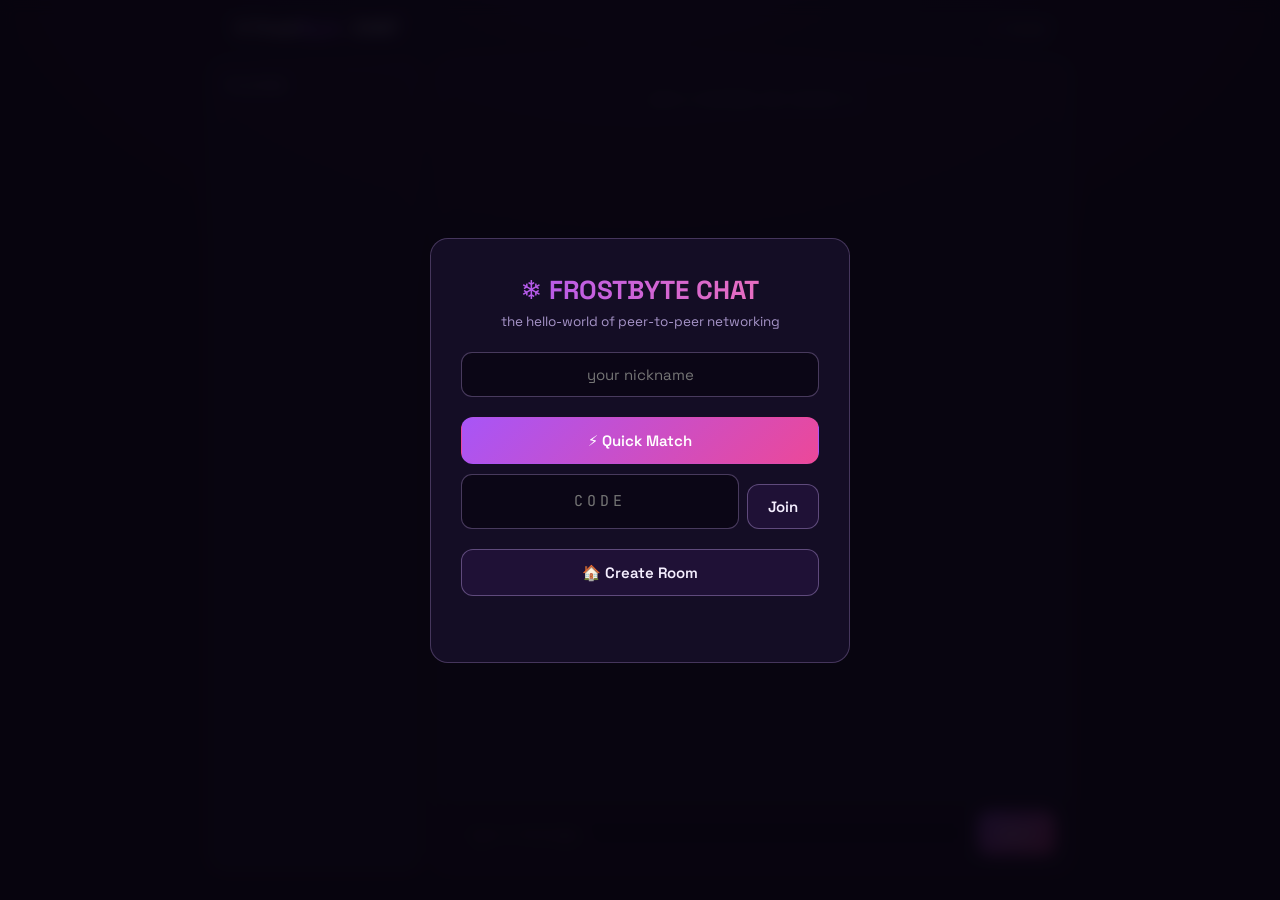
<file: templates/chat.html>
<!DOCTYPE html>
<html lang="en">
<head>
<meta charset="UTF-8">
<meta name="viewport" content="width=device-width, initial-scale=1.0">
<title>FrostByte Chat — Multiplayer Template</title>
<meta name="description" content="Minimal multiplayer chat room powered by FrostByte play.js — the hello-world of P2P networking.">
<meta name="theme-color" content="#08050f">
<link rel="icon" href="data:image/svg+xml,&lt;svg xmlns='http://www.w3.org/2000/svg' viewBox='0 0 100 100'&gt;&lt;text y='.9em' font-size='90'&gt;❄&lt;/text&gt;&lt;/svg&gt;">
<link href="https://fonts.googleapis.com/css2?family=Space+Grotesk:wght@400;600;700&family=JetBrains+Mono:wght@400;600&display=swap" rel="stylesheet">
<!--
  ═══════════════════════════════════════════════════════════════
  FROSTBYTE CHAT — the "hello world" of P2P networking.
  Quick match or room codes, live roster, broadcast messages.
  Open in two tabs → Quick Match in both → talk to yourself. 🎉
  ═══════════════════════════════════════════════════════════════
-->
<style>
  * { margin:0; padding:0; box-sizing:border-box; }
  body {
    background: radial-gradient(1200px 700px at 50% -10%, #1a0f33 0%, #08050f 60%);
    color:#f5efff; font-family:'Space Grotesk', system-ui, sans-serif;
    min-height:100vh; display:flex; flex-direction:column;
  }
  header { display:flex; align-items:center; gap:14px; padding:16px 24px; max-width:860px; margin:0 auto; width:100%; }
  .logo { font-weight:700; font-size:18px; } .logo b { color:#a855f7; }
  header a { color:#a795c9; text-decoration:none; font-size:14px; margin-left:auto; }
  header a:hover { color:#a855f7; }
  #app { width:min(92vw, 860px); margin:6px auto 30px; flex:1; display:flex; gap:14px; min-height:0; }
  #side {
    width:210px; flex-shrink:0; border:1px solid rgba(216,180,254,.22); border-radius:16px;
    background:rgba(26,17,46,.6); padding:16px; display:flex; flex-direction:column; gap:10px;
  }
  #side h3 { font-size:12px; letter-spacing:1.5px; color:#a795c9; font-family:'JetBrains Mono',monospace; }
  .player { font-size:13.5px; padding:7px 10px; border-radius:9px; background:rgba(168,85,247,.07); border:1px solid rgba(216,180,254,.18); }
  .player.host { border-color:rgba(168,85,247,.5); }
  .player small { color:#a795c9; display:block; font-size:10.5px; font-family:'JetBrains Mono',monospace; }
  #main { flex:1; display:flex; flex-direction:column; border:1px solid rgba(216,180,254,.22); border-radius:16px; background:rgba(26,17,46,.6); overflow:hidden; min-height:0; }
  #log { flex:1; overflow-y:auto; padding:20px; display:flex; flex-direction:column; gap:10px; min-height:0; }
  .msg { max-width:75%; padding:9px 14px; border-radius:14px; font-size:14.5px; line-height:1.45; }
  .msg .who { font-size:11px; font-family:'JetBrains Mono',monospace; color:#e879f9; display:block; margin-bottom:2px; }
  .msg.them { align-self:flex-start; background:rgba(216,180,254,.10); border:1px solid rgba(216,180,254,.22); border-bottom-left-radius:4px; }
  .msg.me   { align-self:flex-end;  background:rgba(139,92,246,.14); border:1px solid rgba(139,92,246,.35); border-bottom-right-radius:4px; }
  .msg.sys  { align-self:center; background:none; border:none; color:#8f7fae; font-size:12px; font-family:'JetBrains Mono',monospace; }
  form { display:flex; gap:8px; padding:14px; border-top:1px solid rgba(216,180,254,.16); background:rgba(6,2,14,.4); }
  form input {
    flex:1; padding:12px 16px; border-radius:11px; border:1px solid rgba(216,180,254,.3);
    background:rgba(6,2,14,.6); color:#f5efff; font-family:inherit; font-size:14.5px; outline:none;
  }
  form input:focus { border-color:#a855f7; box-shadow:0 0 14px rgba(168,85,247,.25); }
  form button {
    padding:12px 22px; border-radius:11px; border:none; cursor:pointer;
    background:linear-gradient(135deg,#a855f7,#ec4899); color:#ffffff; font-weight:700; font-family:inherit;
  }
  form button:hover { box-shadow:0 4px 20px rgba(168,85,247,.4); }
  /* gate */
  #gate { position:fixed; inset:0; z-index:9; display:grid; place-items:center; background:rgba(8,5,15,.9); backdrop-filter:blur(8px); }
  #gate.hidden { display:none; }
  .panel { width:min(88%, 420px); text-align:center; background:rgba(26,17,46,.75); border:1px solid rgba(216,180,254,.25); border-radius:18px; padding:34px 30px; }
  .panel h1 { font-size:26px; margin-bottom:6px; background:linear-gradient(90deg,#a855f7,#f472b6); -webkit-background-clip:text; background-clip:text; -webkit-text-fill-color:transparent; }
  .panel .sub { color:#a795c9; font-size:13.5px; margin-bottom:22px; }
  .panel input {
    width:100%; padding:12px 16px; border-radius:11px; border:1px solid rgba(216,180,254,.3);
    background:rgba(6,2,14,.6); color:#f5efff; font-family:inherit; font-size:15px; outline:none; text-align:center; margin-bottom:10px;
  }
  .btn { display:block; width:100%; margin:10px 0; padding:13px; border-radius:12px; border:1px solid rgba(216,180,254,.35); background:rgba(168,85,247,.08); color:#f5efff; font-weight:600; font-size:15px; cursor:pointer; font-family:inherit; }
  .btn:hover { background:rgba(168,85,247,.18); }
  .btn.primary { background:linear-gradient(135deg,#a855f7,#ec4899); color:#ffffff; border-color:transparent; }
  .row { display:flex; gap:8px; }
  .row input.code { letter-spacing:4px; text-transform:uppercase; font-family:'JetBrains Mono',monospace; }
  #status { min-height:20px; margin-top:12px; color:#e879f9; font-family:'JetBrains Mono',monospace; font-size:12.5px; }
  @media (max-width:640px){ #side { display:none; } }
</style>
</head>
<body>

<header>
  <span class="logo">❄ Frost<b>Byte</b> · CHAT</span>
  <a href="../index.html">← home</a>
</header>

<div id="app">
  <div id="side"><h3>PLAYERS</h3><div id="players"></div></div>
  <div id="main">
    <div id="log"></div>
    <form id="f"><input id="inp" placeholder="type a message…" autocomplete="off" maxlength="200"><button>Send</button></form>
  </div>
</div>

<div id="gate">
  <div class="panel">
    <h1>❄ FROSTBYTE CHAT</h1>
    <p class="sub">the hello-world of peer-to-peer networking</p>
    <input id="name" placeholder="your nickname" maxlength="12" autocomplete="off">
    <button class="btn primary" id="bQuick">⚡ Quick Match</button>
    <div class="row">
      <input id="code" class="code" maxlength="4" placeholder="CODE">
      <button class="btn" id="bJoin" style="width:auto;padding:12px 20px">Join</button>
    </div>
    <button class="btn" id="bHost">🏠 Create Room</button>
    <div id="status"></div>
  </div>
</div>

<script src="../play.js"></script>
<script>
'use strict';
const $ = id => document.getElementById(id);
let game = null, me = null;

function log(text, who, cls) {
  const d = document.createElement('div');
  d.className = 'msg ' + cls;
  if (who) { const w = document.createElement('span'); w.className = 'who'; w.textContent = who; d.appendChild(w); }
  d.appendChild(document.createTextNode(text));
  $('log').appendChild(d);
  $('log').scrollTop = $('log').scrollTopMax || 1e9;
  $('log').scrollTop = 1e9;
}

function renderPlayers() {
  $('players').innerHTML = '';
  (game ? game.players() : []).forEach(p => {
    const el = document.createElement('div');
    el.className = 'player' + (p.isHost ? ' host' : '');
    el.innerHTML = p.isHost ? (p.name || 'Host') + ' 👑<small>host</small>'
                            : (p.name || 'Player') + '<small>guest</small>';
    $('players').appendChild(el);
  });
}

function connect(mode, code) {
  const name = $('name').value.trim() || 'anon';
  game = new Play({
    game: 'frostbyte-chat',
    playerName: name,
    onStatus: (s, detail) => $('status').textContent = detail,
    onReady: () => {
      me = game.me;
      $('gate').classList.add('hidden');
      log('connected — say hi!', '', 'sys');
      renderPlayers();
    },
    onPlayerJoin: p => { log((p.name || 'someone') + ' joined the room', '', 'sys'); renderPlayers(); },
    onPlayerLeave: p => { log((p.name || 'someone') + ' left', '', 'sys'); renderPlayers(); },
    onData: (d, from) => {
      if (d.t === 'msg') log(d.text, (from.isHost ? '👑 ' : '') + (d.name || from.id.slice(0, 8)), from.id === (me && me.id) ? 'me' : 'them');
    },
    onError: err => { $('status').textContent = err.message; }
  });

  if (mode === 'quick') game.quickMatch().catch(e => $('status').textContent = e.message);
  if (mode === 'host')  game.host().catch(e => $('status').textContent = e.message);
  if (mode === 'join')  game.join(code).catch(e => $('status').textContent = e.message);
}

$('bQuick').onclick = () => connect('quick');
$('bHost').onclick  = () => connect('host');
$('bJoin').onclick  = () => { const c = $('code').value.trim().toUpperCase(); if (c) connect('join', c); };

$('f').onsubmit = e => {
  e.preventDefault();
  const text = $('inp').value.trim();
  if (!text || !game) return;
  game.broadcast({ t: 'msg', text, name: (me && me.name) || 'anon' });
  log(text, 'you', 'me');
  $('inp').value = '';
};

log('pick a nickname and connect ❄', '', 'sys');
</script>
</body>
</html>
</file>
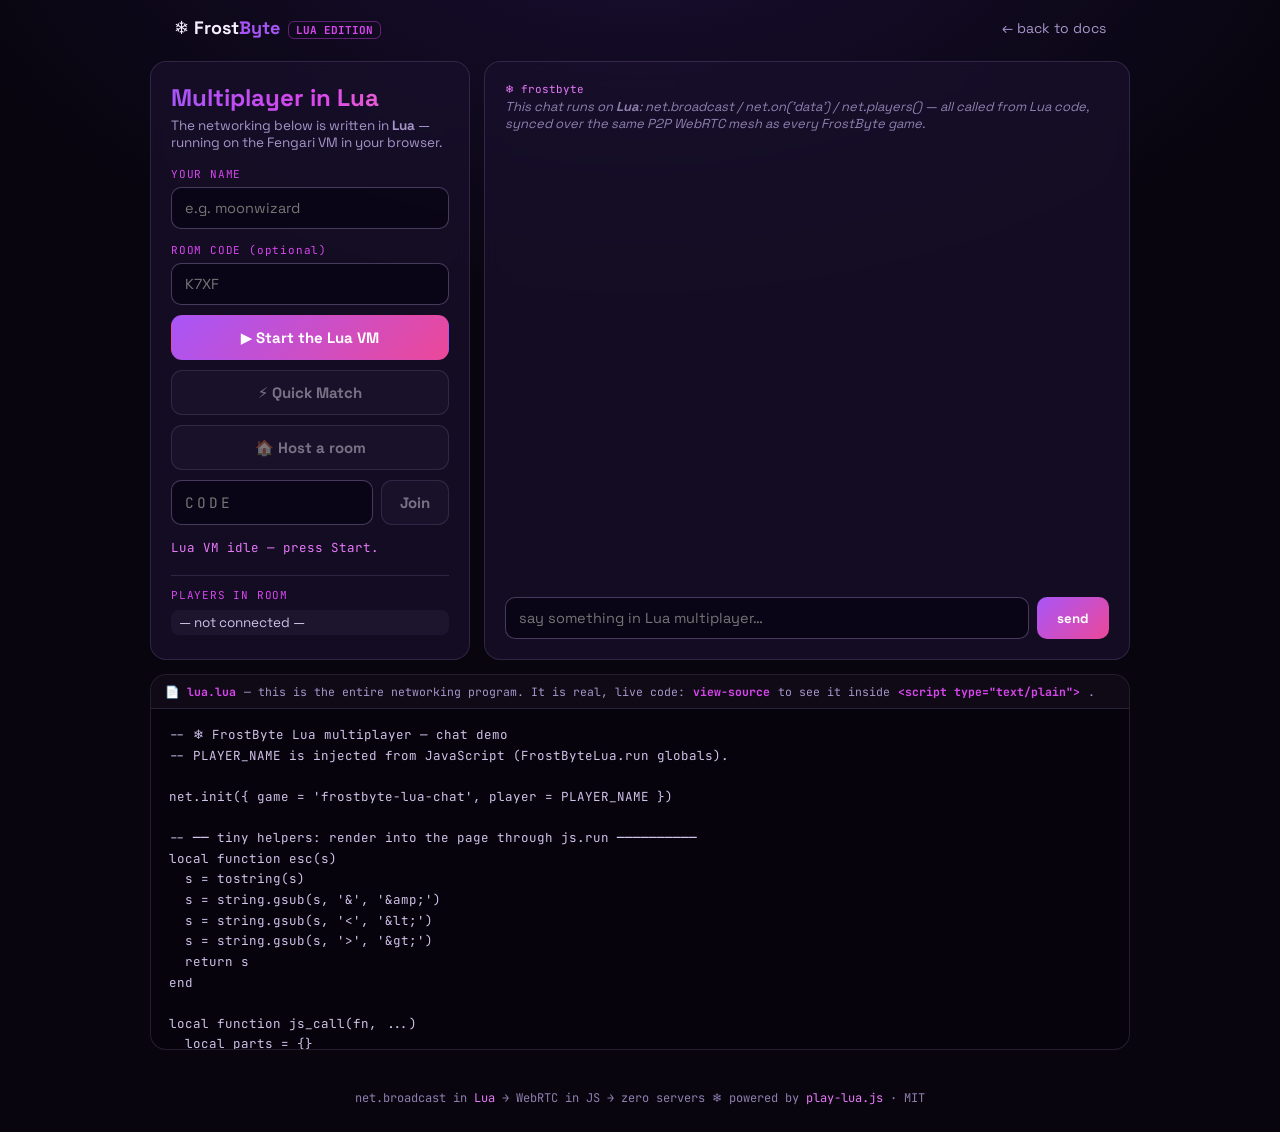
<file: templates/lua.html>
<!DOCTYPE html>
<html lang="en">
<head>
<meta charset="UTF-8">
<meta name="viewport" content="width=device-width, initial-scale=1.0">
<title>FrostByte Lua — Multiplayer Template</title>
<meta name="description" content="A multiplayer chat room whose entire networking layer is written in Lua — running on the Fengari VM in your browser, powered by FrostByte play-lua.js.">
<meta name="theme-color" content="#08050f">
<link rel="icon" href="data:image/svg+xml,&lt;svg xmlns='http://www.w3.org/2000/svg' viewBox='0 0 100 100'&gt;&lt;text y='.9em' font-size='90'&gt;❄&lt;/text&gt;&lt;/svg&gt;">
<link href="https://fonts.googleapis.com/css2?family=Space+Grotesk:wght@400;600;700&family=JetBrains+Mono:wght@400;600&display=swap" rel="stylesheet">
<!--
  ═══════════════════════════════════════════════════════════════
  FROSTBYTE LUA — multiplayer written in LUA, powered by JS.
  The networking layer below is 100% Lua (net.* table), executed
  by the Fengari Lua VM inside your browser. The HTML/JS shell is
  only the UI: buttons call Lua functions via api.call(), and Lua
  touches this page via js.run().
  Open in two tabs → Start both → Quick Match both. 🎉
  ═══════════════════════════════════════════════════════════════
-->
<style>
  * { margin:0; padding:0; box-sizing:border-box; }
  body {
    background: radial-gradient(1200px 700px at 50% -10%, #1a0f33 0%, #08050f 60%);
    color:#f5efff; font-family:'Space Grotesk', system-ui, sans-serif;
    min-height:100vh; display:flex; flex-direction:column;
  }
  header { display:flex; align-items:center; gap:14px; padding:16px 24px; max-width:980px; margin:0 auto; width:100%; }
  .logo { font-weight:700; font-size:18px; } .logo b { color:#a855f7; }
  .logo .lua { font-family:'JetBrains Mono',monospace; font-size:11px; color:#d946ef; border:1px solid rgba(217,70,239,.4); border-radius:6px; padding:1px 7px; margin-left:8px; }
  header a { color:#a795c9; text-decoration:none; font-size:14px; margin-left:auto; }
  header a:hover { color:#d946ef; }
  #app { width:min(94vw, 980px); margin:6px auto 30px; flex:1; display:grid; grid-template-columns: 320px 1fr; gap:14px; min-height:0; }
  .panel {
    background:rgba(26,17,46,.66); border:1px solid rgba(216,180,254,.14);
    border-radius:16px; padding:20px; backdrop-filter:blur(10px);
  }
  .panel h1 { font-size:24px; margin-bottom:4px; background:linear-gradient(90deg,#a855f7,#d946ef,#f472b6);
    -webkit-background-clip:text; background-clip:text; -webkit-text-fill-color:transparent; }
  .panel .sub { color:#a795c9; font-size:13.5px; margin-bottom:16px; }
  label { display:block; font-family:'JetBrains Mono',monospace; font-size:11px; letter-spacing:.8px; color:#d946ef; margin:14px 0 6px; }
  input {
    width:100%; background:rgba(6,2,14,.6); color:#f5efff; border:1px solid rgba(216,180,254,.3);
    border-radius:10px; padding:11px 13px; font-family:inherit; font-size:14.5px; outline:none;
  }
  input:focus { border-color:#a855f7; box-shadow:0 0 0 3px rgba(168,85,247,.18); }
  .btn {
    width:100%; margin-top:10px; padding:12px 14px; border-radius:11px; border:1px solid transparent;
    background:linear-gradient(135deg,#a855f7,#ec4899); color:#fff; font-weight:700; font-family:inherit;
    font-size:15px; cursor:pointer; transition:transform .2s ease, box-shadow .25s ease;
  }
  .btn:hover { transform:translateY(-2px); box-shadow:0 8px 26px rgba(168,85,247,.4); }
  .btn.ghost { background:rgba(216,180,254,.07); border-color:rgba(216,180,254,.3); color:#f5efff; }
  .btn.ghost:hover { background:rgba(216,180,254,.14); box-shadow:0 0 20px rgba(168,85,247,.25); }
  .btn:disabled { opacity:.45; cursor:not-allowed; transform:none; box-shadow:none; }
  .row { display:flex; gap:8px; }
  .row input { flex:1; margin-top:10px; font-family:'JetBrains Mono',monospace; text-transform:uppercase; letter-spacing:3px; }
  .row .btn { width:auto; margin-top:10px; padding:12px 18px; }
  #status { min-height:20px; margin-top:14px; color:#e879f9; font-family:'JetBrains Mono',monospace; font-size:12.5px; }
  #roster { margin-top:16px; border-top:1px solid rgba(216,180,254,.14); padding-top:12px; }
  #roster .rh { font-family:'JetBrains Mono',monospace; font-size:11px; letter-spacing:.8px; color:#d946ef; margin-bottom:8px; }
  #rosterList .pl { font-size:13.5px; color:#cfc3e8; padding:4px 8px; border-radius:8px; margin-bottom:4px; background:rgba(216,180,254,.05); }
  #rosterList .pl.host { color:#fbbf24; }
  #logPanel { display:flex; flex-direction:column; min-height:420px; }
  #log { flex:1; overflow-y:auto; padding-right:6px; }
  .msg { margin-bottom:10px; animation:pop .25s ease; }
  @keyframes pop { from { transform:translateY(6px); opacity:0; } }
  .msg .who { font-size:11px; font-family:'JetBrains Mono',monospace; color:#e879f9; display:block; margin-bottom:2px; }
  .msg .txt { font-size:14.5px; color:#e6dcf7; word-break:break-word; }
  .msg.sys .txt { color:#8f7fae; font-size:13px; font-style:italic; }
  .msg.self .who { color:#34d399; }
  #chatForm { display:flex; gap:8px; margin-top:14px; }
  #chatForm input { flex:1; }
  #chatForm button {
    padding:11px 20px; border-radius:10px; border:none; cursor:pointer;
    background:linear-gradient(135deg,#a855f7,#ec4899); color:#fff; font-weight:700; font-family:inherit;
  }
  #luaNote {
    grid-column:1 / -1; border:1px solid rgba(216,180,254,.14); border-radius:16px;
    background:rgba(6,2,14,.55); overflow:hidden;
  }
  #luaNote .lb { display:flex; align-items:center; gap:8px; padding:9px 14px; border-bottom:1px solid rgba(216,180,254,.14);
    background:rgba(216,180,254,.04); font-family:'JetBrains Mono',monospace; font-size:11.5px; color:#a795c9; }
  #luaNote .lb b { color:#d946ef; }
  #luaNote pre {
    margin:0; padding:16px 18px; overflow:auto; max-height:340px;
    font-family:'JetBrains Mono',monospace; font-size:12.5px; line-height:1.65; color:#cfc3e8;
  }
  footer { text-align:center; color:#8f7fae; font-family:'JetBrains Mono',monospace; font-size:12px; padding:10px 0 26px; }
  footer b { color:#e879f9; font-weight:400; }
  @media (max-width:760px) {
    #app { grid-template-columns:1fr; }
    #logPanel { min-height:320px; }
  }
</style>
</head>
<body>

<header>
  <div class="logo">❄ Frost<b>Byte</b><span class="lua">LUA EDITION</span></div>
  <a href="../index.html">← back to docs</a>
</header>

<div id="app">

  <!-- ═════════ connect panel ═════════ -->
  <div class="panel">
    <h1>Multiplayer in Lua</h1>
    <div class="sub">The networking below is written in <b>Lua</b> — running on the Fengari VM in your browser.</div>

    <label>YOUR NAME</label>
    <input id="name" maxlength="16" placeholder="e.g. moonwizard" value="">

    <label>ROOM CODE (optional)</label>
    <input id="code" maxlength="4" placeholder="K7XF" style="text-transform:uppercase">

    <button class="btn" id="startBtn">▶ Start the Lua VM</button>
    <button class="btn ghost" id="quickBtn" disabled>⚡ Quick Match</button>
    <button class="btn ghost" id="hostBtn" disabled>🏠 Host a room</button>
    <div class="row">
      <input id="joinCode" maxlength="4" placeholder="CODE">
      <button class="btn ghost" id="joinBtn" disabled>Join</button>
    </div>

    <div id="status">Lua VM idle — press Start.</div>

    <div id="roster">
      <div class="rh">PLAYERS IN ROOM</div>
      <div id="rosterList"><div class="pl">— not connected —</div></div>
    </div>
  </div>

  <!-- ═════════ chat panel ═════════ -->
  <div class="panel" id="logPanel">
    <div id="log">
      <div class="msg sys"><span class="who">❄ frostbyte</span><div class="txt">This chat runs on <b>Lua</b>: net.broadcast / net.on('data') / net.players() — all called from Lua code, synced over the same P2P WebRTC mesh as every FrostByte game.</div></div>
    </div>
    <form id="chatForm" autocomplete="off">
      <input id="chatInput" maxlength="200" placeholder="say something in Lua multiplayer…">
      <button type="submit" id="sendBtn" disabled>send</button>
    </form>
  </div>

  <!-- ═════════ the actual Lua program ═════════ -->
  <div id="luaNote">
    <div class="lb">📄 <b>lua.lua</b> — this is the entire networking program. It is real, live code: <b>view-source</b> to see it inside <b>&lt;script type="text/plain"&gt;</b>.</div>
    <pre id="luaPreview"></pre>
  </div>

</div>

<footer>net.broadcast in <b>Lua</b> → WebRTC in JS → zero servers ❄ powered by <b>play-lua.js</b> · MIT</footer>

<!-- ══════════════════════════════════════════════════════════════
     THE LUA PROGRAM (stored as inert text; run by the Start button)
     ══════════════════════════════════════════════════════════════ -->
<script type="text/plain" id="luaSrc">
-- ❄ FrostByte Lua multiplayer — chat demo
-- PLAYER_NAME is injected from JavaScript (FrostByteLua.run globals).

net.init({ game = 'frostbyte-lua-chat', player = PLAYER_NAME })

-- ── tiny helpers: render into the page through js.run ──────────
local function esc(s)
  s = tostring(s)
  s = string.gsub(s, '&', '&amp;')
  s = string.gsub(s, '<', '&lt;')
  s = string.gsub(s, '>', '&gt;')
  return s
end

local function js_call(fn, ...)
  local parts = {}
  for _, v in ipairs({...}) do
    parts[#parts+1] = string.format('%q', tostring(v))
  end
  js.run(fn .. '(' .. table.concat(parts, ', ') .. ')')
end

local function chat(who, text, cls)
  js_call('ui.chat', who, text, cls or '')
end

local function status(text, ok)
  js_call('ui.status', text, ok and 'ok' or '')
end

-- ── network events, handled in Lua ─────────────────────────────
net.on('status', function (state, detail)
  if state ~= 'connected' then status('⚙ ' .. tostring(detail or state)) end
end)

net.on('ready', function (r)
  local where = r.code and ('room ' .. r.code) or tostring(r.scope or 'match')
  status('✓ connected · ' .. where, true)
  if r.code then js_call('ui.setCode', r.code) end
  chat('❄ frostbyte', 'connected as ' .. tostring(PLAYER_NAME) .. ' — networking by Lua', 'sys')
  js.run('ui.roster()')
end)

net.on('playerjoin', function (p)
  chat('❄ frostbyte', tostring(p.name or p.id) .. ' joined', 'sys')
  js.run('ui.roster()')
end)

net.on('playerleave', function (p)
  chat('❄ frostbyte', tostring(p.name or p.id) .. ' left', 'sys')
  js.run('ui.roster()')
end)

net.on('data', function (d, from)
  if type(d) == 'table' and d.t == 'chat' then
    local who = tostring(d.name or (from and from.id) or '?')
    chat(who, tostring(d.text))
  end
end)

net.on('error', function (e)
  status('⚠ ' .. tostring(e and e.message or 'error'))
end)

-- ── actions the HTML buttons call from JavaScript ──────────────
function do_quick()
  status('searching for players… (same network → country → worldwide)')
  net.quickmatch(function (isHost, scopeOrErr)
    if isHost == nil then
      status('⚠ ' .. tostring(scopeOrErr))
    end
    -- success → the 'ready' event above takes over
  end)
end

function do_host()
  status('opening a room…')
  net.host(function (code, err)
    if code == nil then status('⚠ ' .. tostring(err)) end
  end)
end

function do_join(code)
  code = string.upper(string.gsub(tostring(code), '[^%w]', ''))
  if #code ~= 4 then status('⚠ enter the 4-character room code first') return end
  status('joining ' .. code .. '…')
  net.join(code, function (joined, err)
    if joined == nil then status('⚠ ' .. tostring(err)) end
  end)
end

function send_chat(text)
  text = string.sub(tostring(text), 1, 200)
  if text == '' then return end
  net.broadcast({ t = 'chat', name = tostring(PLAYER_NAME), text = text })
  chat(tostring(PLAYER_NAME), text)   -- local echo: P2P hosts never echo back to the sender
end

function roster_html()
  local out = {}
  local ps = net.players()
  for i = 1, #ps do
    local p = ps[i]
    out[#out+1] = '<div class="pl' .. (p.isHost and ' host' or '') .. '">' ..
      (p.isHost and '👑 ' or '🎮 ') .. esc(p.name or p.id) .. '</div>'
  end
  if #out == 0 then return '<div class="pl">— nobody —</div>' end
  return table.concat(out)
end

chat('❄ frostbyte', 'Lua VM online — net.* table is live. Press Quick Match!', 'sys')
status('Lua VM running — choose an action.', true)
</script>

<script src="../play.js"></script>
<script src="../play-lua.js"></script>
<script>
(function () {
  'use strict';
  var $ = function (s) { return document.querySelector(s); };
  var nameEl = $('#name'), codeEl = $('#code'), statusEl = $('#status');
  var quickBtn = $('#quickBtn'), hostBtn = $('#hostBtn'), joinBtn = $('#joinBtn');
  var startBtn = $('#startBtn'), sendBtn = $('#sendBtn'), logEl = $('#log');
  var luaApi = null, started = false;

  /* show the Lua source in the note panel */
  var src = $('#luaSrc').textContent.trim();
  $('#luaPreview').textContent = src;

  /* the tiny JS "ui" library Lua reaches through js.run() */
  function esc(s) {
    return String(s == null ? '' : s)
      .replace(/&/g, '&amp;').replace(/</g, '&lt;').replace(/>/g, '&gt;').replace(/"/g, '&quot;');
  }
  window.ui = {
    status: function (t, ok) {
      statusEl.textContent = String(t || '');
      statusEl.style.color = ok === 'ok' ? '#34d399' : '#e879f9';
    },
    chat: function (who, text, cls) {
      var div = document.createElement('div');
      div.className = 'msg' + (cls === 'sys' ? ' sys' : (who === nameEl.value ? ' self' : ''));
      div.innerHTML = '<span class="who">' + esc(who) + '</span><div class="txt">' + esc(text) + '</div>';
      logEl.appendChild(div);
      logEl.scrollTop = logEl.scrollHeight;
    },
    setCode: function (c) { codeEl.value = c; $('#joinCode').value = c; },
    roster: function () {
      if (!luaApi) return;
      try { $('#rosterList').innerHTML = luaApi.call('roster_html'); }
      catch (e) { console.error(e); }
    }
  };

  function enable() {
    quickBtn.disabled = hostBtn.disabled = joinBtn.disabled = sendBtn.disabled = false;
    startBtn.disabled = true;
    startBtn.textContent = '✓ Lua VM running';
  }

  startBtn.addEventListener('click', function () {
    if (started) return;
    started = true;
    statusEl.textContent = 'loading the Lua VM (fengari)…';
    window.FROSTBYTE_LUA_GLOBALS = { PLAYER_NAME: (nameEl.value.trim() || 'guest') };
    FrostByteLua.run(src, { globals: window.FROSTBYTE_LUA_GLOBALS }).then(function (res) {
      if (!res.ok) {
        started = false;
        startBtn.disabled = false;
        startBtn.textContent = '▶ Start the Lua VM';
        window.ui.status('⚠ ' + res.error);
        return;
      }
      luaApi = res.api;
      enable();
    }).catch(function (e) { window.ui.status('⚠ ' + e.message); started = false; });
  });

  quickBtn.addEventListener('click', function () { if (luaApi) luaApi.call('do_quick'); });
  hostBtn.addEventListener('click',  function () { if (luaApi) luaApi.call('do_host'); });
  joinBtn.addEventListener('click',  function () { if (luaApi) luaApi.call('do_join', $('#joinCode').value); });
  $('#joinCode').addEventListener('keydown', function (e) {
    if (e.key === 'Enter') { e.preventDefault(); if (luaApi) luaApi.call('do_join', $('#joinCode').value); }
  });

  $('#chatForm').addEventListener('submit', function (e) {
    e.preventDefault();
    var inp = $('#chatInput');
    if (luaApi && inp.value.trim()) { luaApi.call('send_chat', inp.value); inp.value = ''; }
  });
})();
</script>
</body>
</html>
</file>
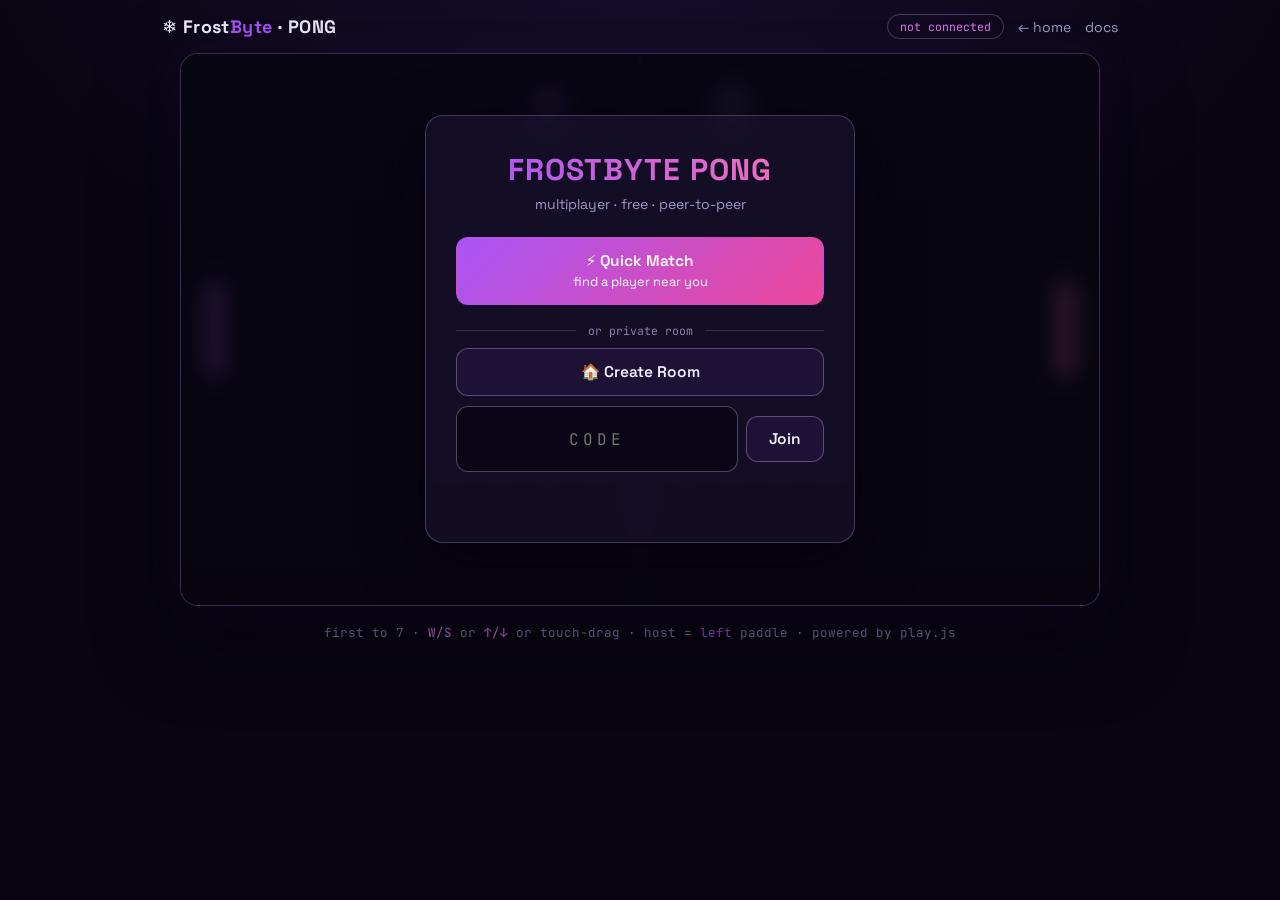
<file: templates/pong.html>
<!DOCTYPE html>
<html lang="en">
<head>
<meta charset="UTF-8">
<meta name="viewport" content="width=device-width, initial-scale=1.0">
<title>FrostByte Pong — Multiplayer Template</title>
<meta name="description" content="Full multiplayer Pong game powered by FrostByte play.js — quick match, room codes, host-authoritative physics.">
<meta name="theme-color" content="#08050f">
<link rel="icon" href="data:image/svg+xml,&lt;svg xmlns='http://www.w3.org/2000/svg' viewBox='0 0 100 100'&gt;&lt;text y='.9em' font-size='90'&gt;❄&lt;/text&gt;&lt;/svg&gt;">
<link href="https://fonts.googleapis.com/css2?family=Space+Grotesk:wght@400;600;700&family=JetBrains+Mono:wght@400;600&display=swap" rel="stylesheet">
<!--
  ═══════════════════════════════════════════════════════════════
  FROSTBYTE PONG — a complete multiplayer game in one HTML file.
  Powered by play.js: quick match · private room codes · 30 Hz sync.

  HOW TO PLAY:  open this file in two tabs (or two devices) and
  press "Quick Match" in both. First to 7 wins.

  ARCHITECTURE: host is authoritative — guests send paddle input,
  host simulates physics and broadcasts snapshots at ~30 Hz.
  ═══════════════════════════════════════════════════════════════
-->
<style>
  * { margin:0; padding:0; box-sizing:border-box; }
  html,body { height:100%; }
  body {
    background: radial-gradient(1200px 700px at 50% -10%, #1a0f33 0%, #08050f 60%);
    color:#f5efff;
    font-family:'Space Grotesk', system-ui, sans-serif;
    display:flex; flex-direction:column; align-items:center;
    min-height:100vh; overflow-x:hidden;
  }
  header {
    width:100%; display:flex; align-items:center; gap:14px;
    padding:14px 22px; max-width:1000px;
  }
  header a { color:#a795c9; text-decoration:none; font-size:14px; }
  header a:hover { color:#a855f7; }
  .logo { font-weight:700; font-size:18px; letter-spacing:.4px; }
  .logo b { color:#a855f7; }
  .tag {
    margin-left:auto; font-family:'JetBrains Mono', monospace; font-size:11.5px;
    color:#e879f9; border:1px solid rgba(216,180,254,.3); border-radius:999px; padding:4px 12px;
  }
  .stage {
    position:relative; width:min(94vw, 920px);
    border-radius:18px; overflow:hidden;
    border:1px solid rgba(216,180,254,.22);
    box-shadow:0 30px 80px rgba(6,2,14,.7), 0 0 40px rgba(168,85,247,.08);
    background:#060a16;
  }
  canvas { display:block; width:100%; height:auto; touch-action:none; }
  /* ── overlay ── */
  #overlay {
    position:absolute; inset:0; display:grid; place-items:center;
    background:rgba(8,5,15,.82); backdrop-filter:blur(10px);
    transition:opacity .35s ease; z-index:5;
  }
  #overlay.hidden { opacity:0; pointer-events:none; }
  .panel {
    width:min(88%, 430px); text-align:center;
    background:rgba(26,17,46,.72); border:1px solid rgba(216,180,254,.25);
    border-radius:18px; padding:34px 30px;
    box-shadow:0 20px 60px rgba(6,2,14,.6);
  }
  .panel h1 {
    font-size:30px; letter-spacing:1px; margin-bottom:6px;
    background:linear-gradient(90deg,#a855f7,#f472b6);
    -webkit-background-clip:text; background-clip:text; -webkit-text-fill-color:transparent;
  }
  .panel .sub { color:#a795c9; font-size:14px; margin-bottom:24px; }
  .btn {
    display:block; width:100%; margin:10px 0; padding:13px 18px;
    border-radius:12px; border:1px solid rgba(216,180,254,.35);
    background:rgba(168,85,247,.08); color:#f5efff;
    font-family:inherit; font-weight:600; font-size:15.5px; cursor:pointer;
    transition:all .2s ease;
  }
  .btn:hover { background:rgba(168,85,247,.18); box-shadow:0 0 22px rgba(168,85,247,.25); transform:translateY(-1px); }
  .btn.primary {
    background:linear-gradient(135deg,#a855f7,#ec4899);
    color:#ffffff; border-color:transparent;
  }
  .btn.primary:hover { box-shadow:0 6px 26px rgba(168,85,247,.45); }
  .btn.mini { display:inline-block; width:auto; padding:8px 18px; font-size:13.5px; }
  .row { display:flex; gap:8px; }
  .row input {
    flex:1; padding:12px 14px; border-radius:12px;
    border:1px solid rgba(216,180,254,.35); background:rgba(6,2,14,.6);
    color:#f5efff; font-family:'JetBrains Mono', monospace;
    font-size:16px; letter-spacing:4px; text-transform:uppercase; text-align:center;
    outline:none;
  }
  .row input:focus { border-color:#a855f7; box-shadow:0 0 16px rgba(168,85,247,.3); }
  #status { min-height:22px; margin-top:14px; color:#e879f9; font-family:'JetBrains Mono', monospace; font-size:12.5px; }
  .bigcode {
    font-family:'JetBrains Mono', monospace; font-size:44px; font-weight:600; letter-spacing:12px;
    color:#a855f7; text-shadow:0 0 24px rgba(168,85,247,.6); margin:10px 0 4px;
    cursor:pointer; user-select:none;
  }
  .hint { color:#a795c9; font-size:12.5px; margin-bottom:18px; }
  .divider { display:flex; align-items:center; gap:12px; color:#8f7fae; font-size:11.5px; margin:18px 0 6px; font-family:'JetBrains Mono', monospace; }
  .divider::before, .divider::after { content:''; flex:1; height:1px; background:rgba(216,180,254,.2); }
  .win { font-size:22px; margin-bottom:8px; }
  footer { padding:18px; color:#8f7fae; font-size:12.5px; font-family:'JetBrains Mono', monospace; }
  footer b { color:#e879f9; font-weight:400; }
</style>
</head>
<body>

<header>
  <span class="logo">❄ Frost<b>Byte</b> · PONG</span>
  <span class="tag" id="netTag">not connected</span>
  <a href="../index.html">← home</a>
  <a href="../docs.html">docs</a>
</header>

<div class="stage">
  <canvas id="cv" width="900" height="540"></canvas>

  <div id="overlay">
    <div class="panel" id="panel"><!-- injected by JS --></div>
  </div>
</div>

<footer>first to 7 · <b>W/S</b> or <b>↑/↓</b> or touch-drag · host = <b style="color:#a855f7">left</b> paddle · powered by play.js</footer>

<script src="../play.js"></script>
<script>
'use strict';

/* ─────────────────────────── constants ─────────────────────────── */
const W = 900, H = 540, PAD_W = 14, PAD_H = 90, BALL_R = 8, WIN_SCORE = 7;
const cv = document.getElementById('cv');
const ctx = cv.getContext('2d');
const overlay = document.getElementById('overlay');
const panel   = document.getElementById('panel');
const netTag  = document.getElementById('netTag');

/* ─────────────────────────── game state ────────────────────────── */
let game = null;                 // FrostByte handle
let isHost = false, myId = null;
let role = 'spectator';          // 'left' | 'right' | 'spectator'
let opponentName = '';

/* host-side authoritative world */
const world = {
  phase: 'count', countT: 3 * 60,          // 3s countdown at 60fps
  ball: { x: W/2, y: H/2, vx: 0, vy: 0 },
  pads: { l: H/2, r: H/2 },
  score: { l: 0, r: 0 },
  ctrlR: null,                              // first guest gets the right paddle
  fxSeq: 0, fxKind: '', fxX: 0, fxY: 0,
  winner: ''
};

/* guest-side smoothed view */
const view = {
  phase:'menu', countT:180, ball:{x:W/2,y:H/2}, pads:{l:H/2,r:H/2},
  score:{l:0,r:0}, winner:'', lastFxSeq:0
};
let prevSnap = null, curSnap = null, snapTime = 0;

/* fx */
let particles = [], shakeT = 0, trail = [];
let soundOn = true, audioCtx = null;

/* input */
const keys = {};
let touchY = null;

/* ═════════════════════════ AUDIO ════════════════════════════════ */
function beep(freq, dur = 0.06, type = 'square', vol = 0.08) {
  if (!soundOn) return;
  try {
    audioCtx = audioCtx || new (window.AudioContext || window.webkitAudioContext)();
    const o = audioCtx.createOscillator(), g = audioCtx.createGain();
    o.type = type; o.frequency.value = freq;
    g.gain.setValueAtTime(vol, audioCtx.currentTime);
    g.gain.exponentialRampToValueAtTime(0.0001, audioCtx.currentTime + dur);
    o.connect(g); g.connect(audioCtx.destination);
    o.start(); o.stop(audioCtx.currentTime + dur);
  } catch (e) {}
}

/* ═════════════════════════ OVERLAY UI ═══════════════════════════ */
const UI = {
  menu() {
    panel.innerHTML = `
      <h1>FROSTBYTE PONG</h1>
      <p class="sub">multiplayer · free · peer-to-peer</p>
      <button class="btn primary" id="bQuick">⚡ Quick Match<br><small style="font-weight:400">find a player near you</small></button>
      <div class="divider">or private room</div>
      <button class="btn" id="bHost">🏠 Create Room</button>
      <div class="row">
        <input id="inCode" maxlength="4" placeholder="CODE" autocomplete="off">
        <button class="btn" id="bJoin" style="width:auto;padding:12px 22px">Join</button>
      </div>
      <div id="status"></div>`;
    document.getElementById('bQuick').onclick = () => connect('quick');
    document.getElementById('bHost').onclick  = () => connect('host');
    document.getElementById('bJoin').onclick  = () => {
      const c = document.getElementById('inCode').value.trim().toUpperCase();
      if (c) connect('join', c);
    };
  },

  connecting(msg) {
    panel.innerHTML = `
      <h1>CONNECTING</h1>
      <p class="sub">the frost is forming…</p>
      <div id="status">${msg || ''}</div>
      <button class="btn mini" id="bCancel">← back</button>`;
    document.getElementById('bCancel').onclick = () => location.reload();
  },

  waiting(code) {
    panel.innerHTML = `
      <h1>ROOM OPEN</h1>
      <p class="sub">share this code with your friend:</p>
      <div class="bigcode" id="bigCode" title="click to copy">${code}</div>
      <p class="hint">they open this same page → “Join” → type the code</p>
      <div id="status">waiting for a challenger…</div>
      <button class="btn mini" id="bCancel">← cancel</button>`;
    document.getElementById('bigCode').onclick = () => {
      navigator.clipboard && navigator.clipboard.writeText(code);
      const el = document.getElementById('bigCode');
      el.style.color = '#34d399'; setTimeout(() => el.style.color = '', 800);
    };
    document.getElementById('bCancel').onclick = () => location.reload();
  },

  setStatus(txt) {
    const s = document.getElementById('status');
    if (s) s.textContent = txt;
  },

  hide() { overlay.classList.add('hidden'); },
  show() { overlay.classList.remove('hidden'); },

  end(winnerIsMe) {
    panel.innerHTML = `
      <div class="win">${winnerIsMe ? '🏆' : '💀'} ${winnerIsMe ? 'YOU WIN!' : 'YOU LOSE'}</div>
      <p class="sub">${view.score.l} — ${view.score.r}</p>
      ${isHost
        ? '<button class="btn primary" id="bRe">🔄 Rematch</button>'
        : '<p class="hint" style="margin-bottom:14px">waiting for the host to rematch…</p>'}
      <button class="btn mini" id="bMenu">← main menu</button>`;
    document.getElementById('bMenu').onclick = () => location.reload();
    if (isHost) document.getElementById('bRe').onclick = () => {
      UI.hide();
      resetWorld();
    };
    UI.show();
  },

  left() {
    panel.innerHTML = `
      <div class="win">👋</div>
      <p class="sub">opponent left the arena</p>
      <button class="btn mini" id="bMenu">← main menu</button>`;
    document.getElementById('bMenu').onclick = () => location.reload();
    UI.show();
  },

  waitingMatch() {
    panel.innerHTML = `
      <h1>MATCHMAKING</h1>
      <p class="sub">you're hosting the next match — players searching<br>your network / country will find you automatically</p>
      <div id="status">waiting for a challenger…</div>
      <button class="btn mini" id="bCancel">← cancel</button>`;
    document.getElementById('bCancel').onclick = () => location.reload();
  },

  error(msg) {
    panel.innerHTML = `
      <div class="win">❄️</div>
      <p class="sub">${msg}</p>
      <button class="btn mini" id="bMenu">← try again</button>`;
    document.getElementById('bMenu').onclick = () => location.reload();
    UI.show();
  }
};

/* ═════════════════════════ CONNECTION ═══════════════════════════ */
function connect(mode, code) {
  beep(660, .05);
  UI.connecting(mode === 'quick' ? 'searching for players…' : 'connecting…');

  game = new Play({
    game: 'frostbyte-pong',
    onStatus: (state, detail) => UI.setStatus(detail),
    onReady:  (info) => {
      isHost = info.isHost;
      myId   = info.me.id;
      role   = isHost ? 'left' : 'spectator';   // upgraded when a host joins
      netTag.textContent = info.scope === 'private'
        ? 'room ' + (info.code || '')
        : 'matched · ' + (info.scope || 'quick');
      if (isHost && info.code) UI.waiting(info.code);
    },
    onPlayerJoin: (p) => {
      if (!isHost) return;
      opponentName = p.name;
      if (!world.ctrlR) world.ctrlR = p.id;
      if (!game._matchStarted) {
        game._matchStarted = true;
        role = 'left';
        resetWorld();
        UI.hide();
      }
    },
    onPlayerLeave: () => {
      if (view.phase !== 'menu') { beep(220, .3, 'sawtooth'); UI.left(); }
    },
    onData: onData,
    onError: (err) => {
      if (view.phase === 'menu' || view.phase === 'count') UI.error(err.message);
      else UI.left();
    }
  });

  if (mode === 'quick') game.quickMatch().then((r) => {
    if (r.isHost) { role = 'left'; UI.waitingMatch(); }
    else role = 'right';                       // matched as guest → right paddle
  }).catch(e => UI.error(e.message));

  if (mode === 'host') game.host().then(({ code }) => { UI.waiting(code); })
                             .catch(e => UI.error(e.message));

  if (mode === 'join') game.join(code).then(() => {
    role = 'right';
    UI.setStatus('connected! waiting for the host…');
    /* the first world snapshot hides this overlay */
  }).catch(e => UI.error(e.message));
}

/* ═════════════════════════ DATA FLOW ════════════════════════════ */
function onData(d, from) {
  if (d.t === 'p' && isHost && from.id === world.ctrlR) {
    world.pads.r = clamp(d.y, PAD_H/2, H - PAD_H/2);     // guest input
  }
  if (d.t === 's' && !isHost) {
    applySnapshot(d);                                     // world snapshot
  }
}

function resetWorld() {
  world.phase = 'count'; world.countT = 3 * 60;
  world.ball = { x: W/2, y: H/2, vx: 0, vy: 0 };
  world.pads = { l: H/2, r: H/2 };
  world.score = { l: 0, r: 0 };
  world.winner = '';
  serve(1);
}

function serve(dir) {
  world.ball.x = W/2; world.ball.y = H/2;
  const speed = 6.2;
  const ang = (Math.random() * 0.6 - 0.3);
  world.ball.vx = dir * speed * Math.cos(ang);
  world.ball.vy = speed * Math.sin(ang);
}

function clamp(v, a, b) { return Math.max(a, Math.min(b, v)); }

/* ═════════════════════════ INPUT ════════════════════════════════ */
addEventListener('keydown', e => { keys[e.key] = true; });
addEventListener('keyup',   e => { keys[e.key] = false; });

cv.addEventListener('pointerdown', e => { touchY = evY(e); cv.setPointerCapture(e.pointerId); });
cv.addEventListener('pointermove', e => { if (touchY !== null) touchY = evY(e); });
cv.addEventListener('pointerup',   () => { touchY = null; });
function evY(e) {
  const r = cv.getBoundingClientRect();
  return (e.clientY - r.top) / r.height * H;
}

/* my paddle target position, computed from input */
function myTargetY() {
  if (touchY !== null) return touchY;
  const spd = 9;
  let y = null;
  if (keys['w'] || keys['ArrowUp'])   y = (role === 'left' ? world.pads.l : view.pads.r) - spd;
  if (keys['s'] || keys['ArrowDown']) y = (role === 'left' ? world.pads.l : view.pads.r) + spd;
  return y;
}

/* guests ship their input to the host at ~30 Hz */
setInterval(() => {
  if (!game || isHost || (role !== 'right')) return;
  const y = myTargetY();
  if (y !== null && y !== undefined) game.send({ t: 'p', y });
}, 33);

/* ═════════════════════════ HOST PHYSICS ═════════════════════════ */
function stepWorld() {
  if (world.phase === 'count') {
    if (--world.countT <= 0) { world.phase = 'play'; beep(880, .12); }
    return;
  }
  if (world.phase !== 'play') return;

  /* host paddle (keyboard / touch) */
  const my = myTargetY();
  if (my !== null && my !== undefined) world.pads.l = clamp(my, PAD_H/2, H - PAD_H/2);

  /* ball */
  const b = world.ball;
  b.x += b.vx; b.y += b.vy;

  if (b.y < BALL_R)      { b.y = BALL_R;      b.vy =  Math.abs(b.vy); fx('wall', b.x, b.y); }
  if (b.y > H - BALL_R)  { b.y = H - BALL_R;  b.vy = -Math.abs(b.vy); fx('wall', b.x, b.y); }

  /* paddle collisions */
  if (b.vx < 0 && b.x - BALL_R < 26 + PAD_W && b.x > 20 &&
      Math.abs(b.y - world.pads.l) < PAD_H/2 + BALL_R) {
    b.x = 26 + PAD_W + BALL_R;
    b.vx = Math.abs(b.vx) * 1.045;
    b.vy += (b.y - world.pads.l) * 0.09;
    fx('paddle', b.x, b.y);
  }
  if (b.vx > 0 && b.x + BALL_R > W - 26 - PAD_W && b.x < W - 20 &&
      Math.abs(b.y - world.pads.r) < PAD_H/2 + BALL_R) {
    b.x = W - 26 - PAD_W - BALL_R;
    b.vx = -Math.abs(b.vx) * 1.045;
    b.vy += (b.y - world.pads.r) * 0.09;
    fx('paddle', b.x, b.y);
  }

  /* scoring */
  if (b.x < -30)  { world.score.r++; fx('score', 0, b.y); endCheck(); serve(1);  }
  if (b.x > W+30) { world.score.l++; fx('score', W, b.y); endCheck(); serve(-1); }
}

function fx(kind, x, y) {
  world.fxSeq++; world.fxKind = kind; world.fxX = x; world.fxY = y;
  if (kind === 'paddle') beep(520, .05);
  if (kind === 'wall')   beep(340, .04);
  if (kind === 'score')  { beep(180, .35, 'sawtooth', .1); shakeT = 14; }
}

function endCheck() {
  if (world.score.l >= WIN_SCORE) { world.phase = 'over'; world.winner = 'l'; }
  if (world.score.r >= WIN_SCORE) { world.phase = 'over'; world.winner = 'r'; }
}

/* host broadcasts snapshots at ~30 Hz */
setInterval(() => {
  if (!game || !isHost || !game._matchStarted) return;
  game.broadcast({
    t:'s', ph: world.phase, ct: world.countT,
    bx: Math.round(world.ball.x*10)/10, by: Math.round(world.ball.y*10)/10,
    l: Math.round(world.pads.l), r: Math.round(world.pads.r),
    sl: world.score.l, sr: world.score.r,
    fs: world.fxSeq, fk: world.fxKind, fx: Math.round(world.fxX), fy: Math.round(world.fxY),
    w: world.winner
  });
}, 33);

/* ═══════════════════════ GUEST SNAPSHOT ═════════════════════════ */
function applySnapshot(s) {
  prevSnap = curSnap || s;
  curSnap = s;
  snapTime = performance.now();

  view.phase = s.ph; view.countT = s.ct;
  view.score.l = s.sl; view.score.r = s.sr;
  view.winner = s.w;

  if (s.fs !== view.lastFxSeq) {
    view.lastFxSeq = s.fs;
    if (s.fk === 'paddle') { burst(s.fx, s.fy, '#e879f9', 10); beep(520, .05); }
    if (s.fk === 'wall')   beep(340, .04);
    if (s.fk === 'score')  { burst(s.fx, s.fy, '#f472b6', 26); shakeT = 14; beep(180, .35, 'sawtooth', .1); }
  }

  /* first live snapshot (or a rematch) → drop the overlay */
  if (s.ph !== 'over' && !overlay.classList.contains('hidden')) UI.hide();
}

/* ═════════════════════════ PARTICLES ════════════════════════════ */
function burst(x, y, color, n) {
  for (let i = 0; i < n; i++) {
    const a = Math.random() * Math.PI * 2, sp = Math.random() * 4 + 1;
    particles.push({ x, y, vx: Math.cos(a)*sp, vy: Math.sin(a)*sp, life: 1, color });
  }
}

/* ═════════════════════════ MAIN LOOP ════════════════════════════ */
function frame() {
  /* ── host simulates ── */
  if (isHost && game && game._matchStarted) stepWorld();

  /* ── interpolate guest view ── */
  let bx, by, pl, pr, phase, countT;
  if (isHost) {
    bx = world.ball.x; by = world.ball.y;
    pl = world.pads.l; pr = world.pads.r;
    phase = world.phase; countT = world.countT;
  } else if (curSnap) {
    const t = Math.min((performance.now() - snapTime) / 33, 1);
    const p = prevSnap || curSnap, c = curSnap;
    bx = lerp(p.bx, c.bx, t); by = lerp(p.by, c.by, t);
    pl = lerp(p.l, c.l, t);   pr = lerp(p.r, c.r, t);
    phase = view.phase; countT = view.countT;
  } else {
    bx = W/2; by = H/2; pl = H/2; pr = H/2; phase = 'menu'; countT = 0;
  }

  /* fx triggers on host too */
  if (isHost && curFxs !== world.fxSeq) {
    curFxs = world.fxSeq;
    if (world.fxKind === 'paddle') burst(world.fxX, world.fxY, '#e879f9', 10);
    if (world.fxKind === 'score')  burst(world.fxX, world.fxY, '#f472b6', 26);
  }

  /* game-over overlay (fires once — only while overlay is hidden) */
  if (phase === 'over' && overlay.classList.contains('hidden')) {
    const win = isHost ? world.winner : view.winner;
    const iWin = (win === 'l') === (role === 'left');
    UI.end(iWin);
  }

  render(bx, by, pl, pr, phase, countT);
  requestAnimationFrame(frame);
}

let curFxs = 0;
function lerp(a, b, t) { return a + (b - a) * t; }

/* ═════════════════════════ RENDER ═══════════════════════════════ */
function render(bx, by, pl, pr, phase, countT) {
  /* DPR-aware sizing (once) */
  if (!cv._dpr) {
    const dpr = Math.min(devicePixelRatio || 1, 2);
    cv.width = W * dpr; cv.height = H * dpr;
    cv.getContext('2d').scale(dpr, dpr);
    cv._dpr = dpr;
  }

  ctx.save();
  if (shakeT > 0) {
    shakeT--;
    ctx.translate((Math.random()-.5) * shakeT * .8, (Math.random()-.5) * shakeT * .8);
  }

  /* background */
  const g = ctx.createLinearGradient(0, 0, 0, H);
  g.addColorStop(0, '#081020'); g.addColorStop(1, '#08050f');
  ctx.fillStyle = g; ctx.fillRect(-20, -20, W + 40, H + 40);

  /* subtle grid */
  ctx.strokeStyle = 'rgba(216,180,254,.05)'; ctx.lineWidth = 1;
  for (let x = 0; x <= W; x += 45) { ctx.beginPath(); ctx.moveTo(x, 0); ctx.lineTo(x, H); ctx.stroke(); }
  for (let y = 0; y <= H; y += 45) { ctx.beginPath(); ctx.moveTo(0, y); ctx.lineTo(W, y); ctx.stroke(); }

  /* center line */
  ctx.setLineDash([10, 14]);
  ctx.strokeStyle = 'rgba(216,180,254,.25)'; ctx.lineWidth = 3;
  ctx.beginPath(); ctx.moveTo(W/2, 0); ctx.lineTo(W/2, H); ctx.stroke();
  ctx.setLineDash([]);

  /* trail */
  if (phase === 'play') {
    trail.push({ x: bx, y: by });
    if (trail.length > 14) trail.shift();
  } else if (phase === 'count') trail.length = 0;
  trail.forEach((p, i) => {
    ctx.globalAlpha = (i / trail.length) * .3;
    ctx.fillStyle = '#a855f7';
    ctx.beginPath(); ctx.arc(p.x, p.y, BALL_R * (i / trail.length) * .9, 0, Math.PI*2); ctx.fill();
  });
  ctx.globalAlpha = 1;

  /* particles */
  particles = particles.filter(p => p.life > 0);
  particles.forEach(p => {
    p.x += p.vx; p.y += p.vy; p.vy += .06; p.life -= .03;
    ctx.globalAlpha = Math.max(p.life, 0);
    ctx.fillStyle = p.color;
    ctx.fillRect(p.x - 2, p.y - 2, 4, 4);
  });
  ctx.globalAlpha = 1;

  /* paddles */
  glowRect(26, pl - PAD_H/2, PAD_W, PAD_H, '#a855f7');
  glowRect(W - 26 - PAD_W, pr - PAD_H/2, PAD_W, PAD_H, '#f472b6');

  /* ball */
  if (phase !== 'menu') {
    ctx.shadowColor = '#f5efff'; ctx.shadowBlur = 18;
    ctx.fillStyle = '#f5efff';
    ctx.beginPath(); ctx.arc(bx, by, BALL_R, 0, Math.PI*2); ctx.fill();
    ctx.shadowBlur = 0;
  }

  /* scores */
  ctx.font = "700 64px 'JetBrains Mono', monospace";
  ctx.textAlign = 'center';
  ctx.fillStyle = 'rgba(168,85,247,.75)';
  ctx.fillText(isHost ? world.score.l : view.score.l, W/2 - 90, 78);
  ctx.fillStyle = 'rgba(167,139,250,.75)';
  ctx.fillText(isHost ? world.score.r : view.score.r, W/2 + 90, 78);

  /* countdown */
  if (phase === 'count' && game && game._matchStarted) {
    const n = Math.ceil(countT / 60);
    ctx.font = "700 110px 'Space Grotesk', sans-serif";
    ctx.fillStyle = 'rgba(232,246,255,.9)';
    ctx.shadowColor = '#a855f7'; ctx.shadowBlur = 30;
    ctx.fillText(n > 0 ? n : 'GO', W/2, H/2 + 38);
    ctx.shadowBlur = 0;
  }

  /* role hint */
  if (game && game._matchStarted) {
    ctx.font = "600 13px 'JetBrains Mono', monospace";
    ctx.fillStyle = 'rgba(138,162,192,.8)';
    const txt = role === 'spectator' ? '▣ spectating' : (role === 'left' ? '◀ you · W/S' : 'you ▶ · ↑/↓');
    ctx.fillText(txt, W/2, H - 16);
  }

  ctx.restore();
}

function glowRect(x, y, w, h, color) {
  ctx.shadowColor = color; ctx.shadowBlur = 16;
  ctx.fillStyle = color;
  const r = 7;
  ctx.beginPath();
  ctx.moveTo(x + r, y);
  ctx.arcTo(x + w, y, x + w, y + h, r);
  ctx.arcTo(x + w, y + h, x, y + h, r);
  ctx.arcTo(x, y + h, x, y, r);
  ctx.arcTo(x, y, x + w, y, r);
  ctx.fill();
  ctx.shadowBlur = 0;
}

/* ── boot ── */
UI.menu();
frame();

addEventListener('pagehide', () => { if (game) game.close(); });

</script>
</body>
</html>
</file>
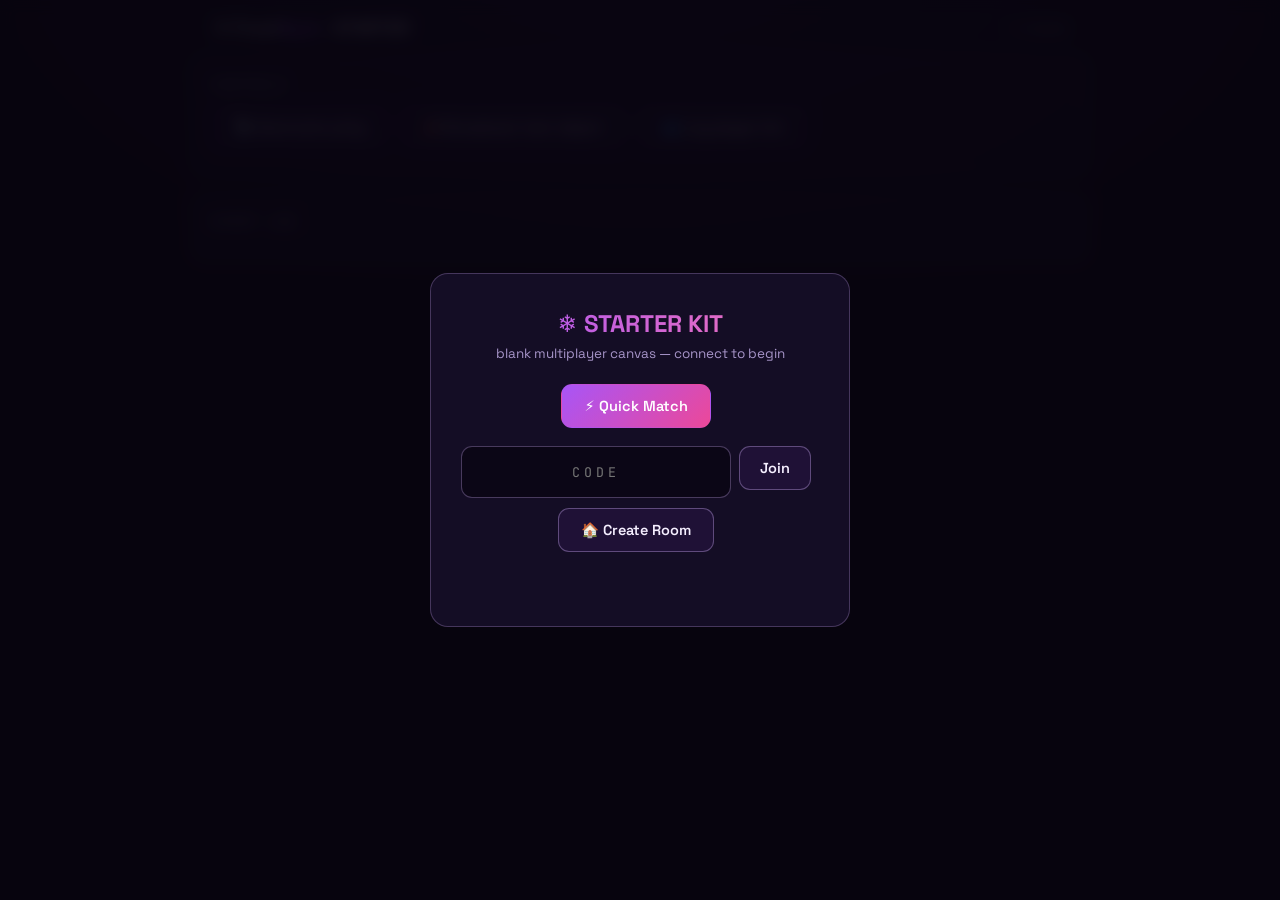
<file: templates/starter.html>
<!DOCTYPE html>
<html lang="en">
<head>
<meta charset="UTF-8">
<meta name="viewport" content="width=device-width, initial-scale=1.0">
<title>FrostByte Starter — Blank Multiplayer Template</title>
<meta name="description" content="Blank multiplayer starter template powered by FrostByte play.js — connection overlay, status log, echo test.">
<meta name="theme-color" content="#08050f">
<link rel="icon" href="data:image/svg+xml,&lt;svg xmlns='http://www.w3.org/2000/svg' viewBox='0 0 100 100'&gt;&lt;text y='.9em' font-size='90'&gt;❄&lt;/text&gt;&lt;/svg&gt;">
<link href="https://fonts.googleapis.com/css2?family=Space+Grotesk:wght@400;600;700&family=JetBrains+Mono:wght@400;600&display=swap" rel="stylesheet">
<!--
  ═══════════════════════════════════════════════════════════════
  FROSTBYTE STARTER — your new multiplayer game begins here.

  WHAT'S INSIDE
    • connection overlay   (quick match / host / join)
    • status + event log   (every lifecycle event, printed)
    • echo test            (host answers pings → measures RTT)
    • heavily commented    — read top to bottom, then build.

  Open this page in two tabs and quick match both. 🎉
  ═══════════════════════════════════════════════════════════════
-->
<style>
  * { margin:0; padding:0; box-sizing:border-box; }
  body {
    background: radial-gradient(1200px 700px at 50% -10%, #1a0f33 0%, #08050f 60%);
    color:#f5efff; font-family:'Space Grotesk', system-ui, sans-serif;
    min-height:100vh; display:flex; flex-direction:column; align-items:center;
  }
  header { display:flex; align-items:center; gap:14px; padding:16px 24px; width:min(92vw,900px); }
  .logo { font-weight:700; font-size:18px; } .logo b { color:#a855f7; }
  header a { color:#a795c9; text-decoration:none; font-size:14px; margin-left:auto; }
  header a:hover { color:#a855f7; }
  main { width:min(92vw,900px); display:grid; gap:14px; margin-bottom:40px; }
  .box { border:1px solid rgba(216,180,254,.22); border-radius:16px; background:rgba(26,17,46,.6); padding:20px; }
  .box h2 { font-size:13px; letter-spacing:1.5px; color:#a795c9; font-family:'JetBrains Mono',monospace; margin-bottom:12px; }
  #log { font-family:'JetBrains Mono',monospace; font-size:12.5px; line-height:1.8; max-height:320px; overflow-y:auto; }
  #log .t { color:#8f7fae; margin-right:8px; }
  #log .ok { color:#34d399; } #log .info { color:#e879f9; } #log .bad { color:#f87171; } #log .data { color:#c4b5fd; }
  .btn {
    padding:12px 22px; border-radius:11px; border:1px solid rgba(216,180,254,.35);
    background:rgba(168,85,247,.08); color:#f5efff; font-weight:600; font-size:14.5px;
    cursor:pointer; font-family:inherit; margin:0 8px 8px 0;
  }
  .btn:hover { background:rgba(168,85,247,.18); }
  .btn.primary { background:linear-gradient(135deg,#a855f7,#ec4899); color:#ffffff; border-color:transparent; }
  #gate { position:fixed; inset:0; z-index:9; display:grid; place-items:center; background:rgba(8,5,15,.9); backdrop-filter:blur(8px); }
  #gate.hidden { display:none; }
  .panel { width:min(88%,420px); text-align:center; background:rgba(26,17,46,.75); border:1px solid rgba(216,180,254,.25); border-radius:18px; padding:34px 30px; }
  .panel h1 { font-size:24px; margin-bottom:6px; background:linear-gradient(90deg,#a855f7,#f472b6); -webkit-background-clip:text; background-clip:text; -webkit-text-fill-color:transparent; }
  .panel .sub { color:#a795c9; font-size:13.5px; margin-bottom:22px; }
  .row { display:flex; gap:8px; }
  .row input {
    flex:1; padding:12px 14px; border-radius:11px; border:1px solid rgba(216,180,254,.3);
    background:rgba(6,2,14,.6); color:#f5efff; outline:none; text-align:center;
    font-family:'JetBrains Mono',monospace; letter-spacing:4px; text-transform:uppercase;
  }
  #status { min-height:20px; margin-top:12px; color:#e879f9; font-family:'JetBrains Mono',monospace; font-size:12.5px; }
</style>
</head>
<body>

<header>
  <span class="logo">❄ Frost<b>Byte</b> · STARTER</span>
  <a href="../index.html">← home</a>
</header>

<main>
  <div class="box">
    <h2>CONTROLS</h2>
    <button class="btn" id="bPing">📡 Send echo ping</button>
    <button class="btn" id="bBcast">📣 Broadcast test object</button>
    <button class="btn" id="bPlayers">👥 Log player list</button>
    <span id="rtt" style="font-family:'JetBrains Mono',monospace;color:#34d399"></span>
  </div>
  <div class="box" style="flex:1">
    <h2>EVENT LOG</h2>
    <div id="log"></div>
  </div>
</main>

<div id="gate">
  <div class="panel">
    <h1>❄ STARTER KIT</h1>
    <p class="sub">blank multiplayer canvas — connect to begin</p>
    <button class="btn primary" id="bQuick">⚡ Quick Match</button>
    <div class="row" style="margin:10px 0">
      <input id="code" maxlength="4" placeholder="CODE">
      <button class="btn" id="bJoin" style="width:auto;padding:12px 20px">Join</button>
    </div>
    <button class="btn" id="bHost">🏠 Create Room</button>
    <div id="status"></div>
  </div>
</div>

<script src="../play.js"></script>
<script>
'use strict';
const $ = id => document.getElementById(id);

/* pretty event log */
function logLine(html, cls) {
  const d = document.createElement('div');
  const t = new Date().toLocaleTimeString();
  d.innerHTML = `<span class="t">${t}</span><span class="${cls || 'info'}">${html}</span>`;
  $('log').appendChild(d);
  $('log').scrollTop = 1e9;
}

/* ═══════ 1. create the game handle ═══════ */
let game = null, connected = false, isHost = false, pingSeq = 0;
const pings = {};

function buildGame() {
  return new Play({
    game: 'frostbyte-starter',          /* ← rename to your game! */

    onReady: (info) => {
      connected = true;
      isHost = info.isHost;
      $('gate').classList.add('hidden');
      logLine(`ready · host=${info.isHost} · code=${info.code || '(quick)'} · scope=${info.scope}`, 'ok');
      logLine(`my id: ${info.me.id}`, 'info');
    },

    onStatus: (state, detail) => {
      $('status').textContent = detail;
      if (state !== 'closed') logLine(`status: ${state} — ${detail}`, 'info');
    },

    onPlayerJoin: p => logLine(`player join: ${p.name || p.id.slice(0, 10)} ${p.isHost ? '(host)' : ''}`, 'ok'),
    onPlayerLeave: p => logLine(`player leave: ${p.name || p.id.slice(0, 10)}`, 'bad'),

    /* ═══════ 4. receive data from other players ═══════ */
    onData: (d, from) => {
      if (d.t === 'echo' && isHost) {
        /* host answers pings */
        game.send({ t: 'echo-ack', seq: d.seq, sent: d.sent }, from.id);
        return;
      }
      if (d.t === 'echo-ack') {
        const rtt = Math.round(performance.now() - pings[d.seq]);
        $('rtt').textContent = `last RTT: ${rtt} ms`;
        logLine(`echo-ack · RTT ${rtt} ms`, 'ok');
        return;
      }
      logLine(`data from ${from.isHost ? 'host' : from.id.slice(0, 8)}: ${JSON.stringify(d).slice(0, 120)}`, 'data');
    },

    onError: err => logLine(`error: ${err.message}`, 'bad')
  });
}

/* ═══════ 2. three ways to connect ═══════ */
$('bQuick').onclick = () => { game = buildGame(); game.quickMatch().catch(e => logLine(e.message, 'bad')); };
$('bHost').onclick  = () => { game = buildGame(); game.host().then(({ code }) => logLine(`share this code: ${code}`, 'ok')).catch(e => logLine(e.message, 'bad')); };
$('bJoin').onclick  = () => {
  const c = $('code').value.trim().toUpperCase();
  if (!c) return;
  game = buildGame();
  game.join(c).catch(e => logLine(e.message, 'bad'));
};

/* ═══════ 3. send data ═══════ */
$('bPing').onclick = () => {
  if (!connected) return logLine('connect first ❄', 'bad');
  const seq = ++pingSeq;
  pings[seq] = performance.now();
  game.send({ t: 'echo', seq, sent: Date.now() });
  logLine(`echo ping #${seq} sent`, 'info');
};

$('bBcast').onclick = () => {
  if (!connected) return logLine('connect first ❄', 'bad');
  const payload = { t: 'hello', msg: 'hi from ' + (isHost ? 'host' : 'guest'), at: Date.now() };
  game.broadcast(payload);
  logLine(`broadcast: ${JSON.stringify(payload)}`, 'data');
};

$('bPlayers').onclick = () => {
  if (!connected) return logLine('connect first ❄', 'bad');
  logLine('players: ' + JSON.stringify(game.players()), 'data');
};
</script>
</body>
</html>
</file>
<file: css/style.css>
/* ═══════════════════════════════════════════════════════════════
   FrostByte v2 — MIDNIGHT design system
   Dark · violet · magenta — deliberately NOT blue.
   ═══════════════════════════════════════════════════════════════ */

:root {
  --bg:        #08050f;
  --bg-2:      #100a1e;
  --panel:     rgba(26, 17, 46, .66);
  --panel-2:   rgba(17, 11, 31, .88);
  --line:      rgba(216, 180, 254, .14);
  --line-2:    rgba(216, 180, 254, .30);
  --text:      #f5efff;
  --muted:     #a795c9;
  --vio:       #a855f7;   /* primary accent — violet   */
  --mag:       #d946ef;   /* secondary — fuchsia       */
  --pink:      #ec4899;   /* tertiary — hot pink       */
  --rose:      #f472b6;   /* highlight — rose          */
  --good:      #34d399;
  --warn:      #fbbf24;
  --bad:       #f87171;
  --glow:      0 0 24px rgba(168, 85, 247, .38);
  --radius:    16px;
  --font:      'Space Grotesk', 'Segoe UI', system-ui, sans-serif;
  --mono:      'JetBrains Mono', 'Fira Code', Consolas, monospace;
}

* { margin: 0; padding: 0; box-sizing: border-box; }

html { scroll-behavior: smooth; }

body {
  background: var(--bg);
  color: var(--text);
  font-family: var(--font);
  line-height: 1.6;
  overflow-x: hidden;
  -webkit-font-smoothing: antialiased;
}

::selection { background: rgba(168, 85, 247, .35); }

::-webkit-scrollbar { width: 10px; }
::-webkit-scrollbar-track { background: var(--bg); }
::-webkit-scrollbar-thumb {
  background: linear-gradient(180deg, #6b21a8, #9d174d);
  border-radius: 8px;
}

a { color: var(--mag); text-decoration: none; }
img { max-width: 100%; }

/* ── ambient layers ─────────────────────────────────────────── */

#snow {
  position: fixed; inset: 0;
  width: 100%; height: 100%;
  pointer-events: none;
  z-index: 1;
}

.aurora {
  position: fixed; inset: 0;
  z-index: 0; overflow: hidden;
  filter: blur(90px);
  opacity: .55;
  pointer-events: none;
}
.aurora span {
  position: absolute; border-radius: 50%;
  animation: drift 26s ease-in-out infinite alternate;
}
.aurora .a1 {
  width: 55vw; height: 55vw; left: -12vw; top: -18vw;
  background: radial-gradient(circle, #4c1d95 0%, transparent 65%);
}
.aurora .a2 {
  width: 48vw; height: 48vw; right: -14vw; top: 8vh;
  background: radial-gradient(circle, #831843 0%, transparent 65%);
  animation-delay: -8s;
}
.aurora .a3 {
  width: 40vw; height: 40vw; left: 30vw; bottom: -22vw;
  background: radial-gradient(circle, #701a75 0%, transparent 65%);
  animation-delay: -16s;
}
@keyframes drift {
  0%   { transform: translate(0, 0) scale(1); }
  50%  { transform: translate(6vw, 4vh) scale(1.12); }
  100% { transform: translate(-4vw, -3vh) scale(.95); }
}

.grid-overlay {
  position: fixed; inset: 0; z-index: 0; pointer-events: none;
  background-image:
    linear-gradient(rgba(216, 180, 254, .05) 1px, transparent 1px),
    linear-gradient(90deg, rgba(216, 180, 254, .05) 1px, transparent 1px);
  background-size: 44px 44px;
  mask-image: radial-gradient(ellipse 90% 60% at 50% 0%, #000 30%, transparent 75%);
  -webkit-mask-image: radial-gradient(ellipse 90% 60% at 50% 0%, #000 30%, transparent 75%);
}

main, header, footer { position: relative; z-index: 2; }

.wrap { max-width: 1180px; margin: 0 auto; padding: 0 24px; }

/* ── glass helper ───────────────────────────────────────────── */

.glass {
  background: var(--panel);
  border: 1px solid var(--line);
  backdrop-filter: blur(14px);
  -webkit-backdrop-filter: blur(14px);
  border-radius: var(--radius);
}

/* ═══════════════════════ navigation ══════════════════════════ */

.nav {
  position: sticky; top: 12px; z-index: 50;
  max-width: 1180px; margin: 12px auto 0; padding: 10px 18px;
  display: flex; align-items: center; gap: 18px;
  box-shadow: 0 8px 32px rgba(6, 2, 14, .5);
}

.brand {
  font-weight: 700; font-size: 20px; letter-spacing: .5px;
  color: var(--text); display: flex; align-items: center; gap: 8px;
  white-space: nowrap;
}
.brand .flake {
  display: inline-block;
  filter: drop-shadow(0 0 6px rgba(168, 85, 247, .8));
  animation: spin 14s linear infinite;
}
@keyframes spin { to { transform: rotate(360deg); } }
.brand-sub {
  font-family: var(--mono); font-size: 11px; color: var(--vio);
  border: 1px solid var(--line-2); border-radius: 6px;
  padding: 1px 7px; letter-spacing: 0;
}

.tabs { display: flex; gap: 4px; margin-left: auto; }

.tab {
  padding: 8px 16px; border-radius: 10px;
  color: var(--muted); font-weight: 500; font-size: 15px;
  transition: all .25s ease;
  position: relative;
}
.tab:hover { color: var(--text); background: rgba(216, 180, 254, .08); }
.tab.active {
  color: #fff;
  background: linear-gradient(135deg, var(--vio), var(--pink));
  font-weight: 700;
  box-shadow: var(--glow);
}

.nav-cta { margin-left: 6px; }

/* ════════════════════════ buttons ════════════════════════════ */

.btn {
  display: inline-flex; align-items: center; justify-content: center; gap: 8px;
  padding: 10px 22px; border-radius: 12px;
  font-family: var(--font); font-weight: 600; font-size: 15px;
  border: 1px solid transparent; cursor: pointer;
  transition: transform .2s ease, box-shadow .25s ease, background .25s ease;
  position: relative; overflow: hidden;
}
.btn:active { transform: scale(.97); }

.btn-primary {
  color: #fff;
  background: linear-gradient(135deg, var(--vio) 0%, var(--pink) 100%);
  box-shadow: 0 4px 20px rgba(168, 85, 247, .30);
}
.btn-primary::after {
  content: ''; position: absolute; top: 0; left: -80%;
  width: 50%; height: 100%;
  background: linear-gradient(100deg, transparent, rgba(255,255,255,.45), transparent);
  transform: skewX(-20deg);
  transition: left .5s ease;
}
.btn-primary:hover { transform: translateY(-2px); box-shadow: 0 8px 30px rgba(168, 85, 247, .45); }
.btn-primary:hover::after { left: 130%; }

.btn-ghost {
  color: var(--text);
  background: rgba(216, 180, 254, .06);
  border-color: var(--line-2);
}
.btn-ghost:hover { background: rgba(216, 180, 254, .14); box-shadow: var(--glow); transform: translateY(-2px); }

.btn-lg { padding: 14px 30px; font-size: 17px; border-radius: 14px; }

/* ══════════════════════════ hero ═════════════════════════════ */

.hero {
  position: relative;
  display: grid;
  grid-template-columns: 1.05fr .95fr;
  gap: 48px; align-items: center;
  padding: 84px 0 64px;
}

.hero-mesh {
  position: absolute; inset: 0;
  width: 100%; height: 100%;
  pointer-events: none; opacity: .6;
}

.pill {
  display: inline-flex; align-items: center; gap: 8px;
  font-family: var(--mono); font-size: 12.5px; color: var(--mag);
  border: 1px solid var(--line-2); border-radius: 999px;
  padding: 5px 14px; margin-bottom: 22px;
  background: rgba(168, 85, 247, .06);
  box-shadow: 0 0 18px rgba(168, 85, 247, .12) inset;
}
.pill .dot {
  width: 7px; height: 7px; border-radius: 50%;
  background: var(--good);
  box-shadow: 0 0 8px var(--good);
  animation: pulse 2s ease-in-out infinite;
}
@keyframes pulse { 50% { opacity: .35; } }

h1 {
  font-size: clamp(38px, 5vw, 60px);
  line-height: 1.08; font-weight: 700; letter-spacing: -1px;
  margin-bottom: 20px;
}

.grad {
  background: linear-gradient(90deg, var(--vio) 0%, var(--mag) 45%, var(--rose) 100%);
  -webkit-background-clip: text; background-clip: text;
  -webkit-text-fill-color: transparent; color: transparent;
  filter: drop-shadow(0 0 14px rgba(168, 85, 247, .25));
}

.lead { font-size: 18px; color: var(--muted); max-width: 54ch; margin-bottom: 30px; }
.lead strong { color: var(--text); }

.cta-row { display: flex; gap: 14px; flex-wrap: wrap; margin-bottom: 26px; }

.region-badge {
  font-family: var(--mono); font-size: 13px; color: var(--muted);
  display: inline-flex; align-items: center; gap: 8px;
}
.region-badge b { color: var(--vio); font-weight: 600; }

/* ── hero terminal ──────────────────────────────────────────── */

.hero-term {
  padding: 0; overflow: hidden; position: relative;
  box-shadow: 0 24px 60px rgba(6, 2, 14, .6);
}
.term-bar {
  display: flex; align-items: center; gap: 7px;
  padding: 12px 16px;
  background: rgba(6, 2, 14, .7);
  border-bottom: 1px solid var(--line);
}
.term-bar span {
  width: 11px; height: 11px; border-radius: 50%;
  background: #f87171;
}
.term-bar span:nth-child(2) { background: #fbbf24; }
.term-bar span:nth-child(3) { background: #34d399; }
.term-bar em {
  margin-left: auto; font-style: normal;
  font-family: var(--mono); font-size: 12px; color: var(--muted);
}
.hero-term pre {
  margin: 0; padding: 22px 24px;
  font-family: var(--mono); font-size: 14.5px; line-height: 1.75;
  overflow-x: auto; min-height: 320px;
  background: linear-gradient(180deg, rgba(6, 2, 14, .35), transparent);
}
.t-kw  { color: #c4b5fd; }
.t-fn  { color: var(--vio); }
.t-str { color: #86efac; }
.t-cm  { color: #8f7fae; font-style: italic; }
.t-pr  { color: var(--mag); }

.typing::after {
  content: '▋'; color: var(--vio);
  animation: caret 1s steps(1) infinite;
}
@keyframes caret { 50% { opacity: 0; } }

/* ── sections ───────────────────────────────────────────────── */

.section { padding: 84px 0 30px; }

.sec-title {
  font-size: clamp(28px, 3.4vw, 42px);
  font-weight: 700; letter-spacing: -.5px; text-align: center;
  margin-bottom: 12px;
}
.sec-sub {
  text-align: center; color: var(--muted);
  max-width: 62ch; margin: 0 auto 48px; font-size: 16.5px;
}

/* ── feature cards ──────────────────────────────────────────── */

.cards {
  display: grid;
  grid-template-columns: repeat(auto-fit, minmax(255px, 1fr));
  gap: 18px;
}

.card {
  padding: 26px 24px;
  background: var(--panel);
  border: 1px solid var(--line);
  border-radius: var(--radius);
  transition: transform .3s ease, border-color .3s ease, box-shadow .3s ease;
  position: relative; overflow: hidden;
}
.card::before {
  content: ''; position: absolute; inset: 0;
  background: radial-gradient(400px circle at var(--mx, 50%) var(--my, 0%),
              rgba(168, 85, 247, .10), transparent 45%);
  opacity: 0; transition: opacity .3s ease;
  pointer-events: none;
}
.card:hover { transform: translateY(-5px); border-color: var(--line-2); box-shadow: 0 14px 40px rgba(6, 2, 14, .55), var(--glow); }
.card:hover::before { opacity: 1; }

.card .ico {
  width: 46px; height: 46px; border-radius: 12px;
  display: grid; place-items: center; font-size: 22px;
  background: linear-gradient(135deg, rgba(168, 85, 247, .18), rgba(236, 72, 153, .18));
  border: 1px solid var(--line-2);
  margin-bottom: 16px;
}
.card h3 { font-size: 17.5px; margin-bottom: 8px; letter-spacing: .2px; }
.card p { color: var(--muted); font-size: 14.5px; }
.card code {
  font-family: var(--mono); font-size: 12.5px; color: var(--vio);
  background: rgba(168, 85, 247, .08); padding: 1px 6px; border-radius: 6px;
}

/* ── how-it-works steps ─────────────────────────────────────── */

.steps {
  display: grid; grid-template-columns: repeat(auto-fit, minmax(280px, 1fr));
  gap: 18px; margin-top: 14px;
}
.step {
  padding: 26px; position: relative;
  background: var(--panel); border: 1px solid var(--line); border-radius: var(--radius);
}
.step .num {
  font-family: var(--mono); font-size: 13px; color: var(--vio);
  border: 1px solid var(--line-2); border-radius: 8px;
  display: inline-block; padding: 2px 10px; margin-bottom: 14px;
  background: rgba(168, 85, 247, .07);
}
.step h3 { margin-bottom: 10px; font-size: 18px; }
.step p { color: var(--muted); font-size: 14.5px; margin-bottom: 14px; }

/* ── inline code blocks (used across pages) ─────────────────── */

.codeblock {
  border: 1px solid var(--line); border-radius: 12px;
  overflow: hidden; background: rgba(6, 2, 14, .72);
  margin: 14px 0;
}
.cb-head {
  display: flex; align-items: center;
  padding: 8px 14px;
  background: rgba(216, 180, 254, .05);
  border-bottom: 1px solid var(--line);
}
.cb-head em {
  font-style: normal; font-family: var(--mono); font-size: 11.5px;
  color: var(--muted); letter-spacing: .5px;
}
.copy {
  margin-left: auto;
  font-family: var(--mono); font-size: 11.5px;
  color: var(--mag); background: rgba(168, 85, 247, .08);
  border: 1px solid var(--line-2); border-radius: 7px;
  padding: 4px 12px; cursor: pointer;
  transition: all .2s ease;
}
.copy:hover { background: rgba(168, 85, 247, .2); box-shadow: var(--glow); }
.copy.done { color: #04121a; background: var(--good); border-color: var(--good); }
.codeblock pre {
  margin: 0; padding: 16px 18px; overflow-x: auto;
  font-family: var(--mono); font-size: 13.5px; line-height: 1.7;
}
.step .codeblock { margin: 0; }
.step .codeblock pre { font-size: 12.5px; }

.how-note {
  margin-top: 26px; text-align: center;
  font-family: var(--mono); font-size: 13.5px; color: var(--mag);
}
.how-note b { color: var(--vio); }

/* ── stats band ─────────────────────────────────────────────── */

.stats-band {
  margin: 70px 0 10px; padding: 38px 30px;
  display: grid; grid-template-columns: repeat(auto-fit, minmax(160px, 1fr));
  gap: 24px; text-align: center;
  background: var(--panel); border: 1px solid var(--line); border-radius: var(--radius);
}
.stat .n {
  font-size: 40px; font-weight: 700; font-family: var(--mono);
  background: linear-gradient(90deg, var(--vio), var(--rose));
  -webkit-background-clip: text; background-clip: text;
  -webkit-text-fill-color: transparent; color: transparent;
}
.stat .l { color: var(--muted); font-size: 13.5px; margin-top: 4px; letter-spacing: .4px; }

/* ── template cards on home ─────────────────────────────────── */

.tpl-card { display: flex; flex-direction: column; }
.tpl-card .tpl-meta {
  margin-top: auto; padding-top: 16px;
  display: flex; gap: 10px; align-items: center;
}
.tpl-meta .diff {
  font-family: var(--mono); font-size: 11px; letter-spacing: .5px;
  color: var(--good); border: 1px solid rgba(52, 211, 153, .4);
  padding: 2px 9px; border-radius: 999px;
}

/* ── final CTA ──────────────────────────────────────────────── */

.cta-final {
  margin: 70px 0 80px; padding: 60px 40px; text-align: center;
  position: relative; overflow: hidden;
}
.cta-final h2 { font-size: clamp(26px, 3.4vw, 40px); margin-bottom: 14px; letter-spacing: -.5px; }
.cta-final p { color: var(--muted); margin-bottom: 28px; }

/* ═══════════════════════ docs layout ═════════════════════════ */

.docs {
  display: grid; grid-template-columns: 250px 1fr; gap: 40px;
  padding: 60px 0 40px;
}

.docs-nav {
  position: sticky; top: 86px; align-self: start;
  padding: 20px 14px; max-height: calc(100vh - 110px); overflow-y: auto;
}
.docs-nav .group {
  font-family: var(--mono); font-size: 11px; letter-spacing: 1.2px;
  color: var(--muted); text-transform: uppercase;
  margin: 18px 10px 8px;
}
.docs-nav .group:first-child { margin-top: 0; }
.docs-nav a {
  display: block; padding: 7px 12px; border-radius: 9px;
  color: var(--muted); font-size: 14px;
  border-left: 2px solid transparent;
  transition: all .2s ease;
}
.docs-nav a:hover { color: var(--text); background: rgba(216, 180, 254, .07); }
.docs-nav a.active {
  color: var(--vio); background: rgba(168, 85, 247, .08);
  border-left-color: var(--vio);
}

.docs-body { min-width: 0; }
.docs-body section { padding: 34px 0 10px; scroll-margin-top: 90px; }
.docs-body h2 {
  font-size: 28px; margin-bottom: 14px; letter-spacing: -.3px;
  display: flex; align-items: center; gap: 12px;
}
.docs-body h2 .anchor {
  font-family: var(--mono); font-size: 13px; color: var(--vio);
  border: 1px solid var(--line-2); border-radius: 7px; padding: 1px 8px;
  background: rgba(168, 85, 247, .07); font-weight: 400;
}
.docs-body h3 { font-size: 19px; margin: 26px 0 10px; color: var(--mag); }
.docs-body p { color: #b9cbe0; margin-bottom: 14px; max-width: 75ch; }
.docs-body p strong, .docs-body li strong { color: var(--text); }
.docs-body ul, .docs-body ol { margin: 0 0 16px 22px; color: #b9cbe0; }
.docs-body li { margin-bottom: 8px; }
.docs-body code {
  font-family: var(--mono); font-size: 13px; color: var(--vio);
  background: rgba(168, 85, 247, .09); padding: 1.5px 7px; border-radius: 6px;
}

/* API tables */
.api-table { width: 100%; border-collapse: collapse; margin: 14px 0 22px; font-size: 14px; }
.api-table th {
  text-align: left; font-family: var(--mono); font-size: 12px;
  letter-spacing: .8px; text-transform: uppercase; color: var(--mag);
  padding: 10px 14px; border-bottom: 1px solid var(--line-2);
  background: rgba(216, 180, 254, .05);
}
.api-table td {
  padding: 11px 14px; border-bottom: 1px solid var(--line);
  color: #b9cbe0; vertical-align: top;
}
.api-table td:first-child { font-family: var(--mono); color: var(--vio); white-space: nowrap; font-size: 13px; }
.api-table tr:hover td { background: rgba(216, 180, 254, .04); }

/* callouts */
.callout {
  border: 1px solid var(--line-2); border-left: 3px solid var(--vio);
  border-radius: 12px; padding: 16px 18px; margin: 18px 0;
  background: rgba(168, 85, 247, .05); font-size: 14.5px; color: #b9cbe0;
}
.callout.warn { border-left-color: var(--warn); background: rgba(251, 191, 36, .05); }
.callout.ok   { border-left-color: var(--good); background: rgba(52, 211, 153, .05); }
.callout b { color: var(--text); }

/* FAQ */
details {
  border: 1px solid var(--line); border-radius: 12px;
  background: var(--panel); margin-bottom: 12px;
  overflow: hidden;
}
details summary {
  cursor: pointer; padding: 16px 20px; font-weight: 600;
  list-style: none; display: flex; align-items: center; gap: 10px;
  transition: background .2s ease;
}
details summary::-webkit-details-marker { display: none; }
details summary::before { content: '❄'; color: var(--vio); font-size: 13px; transition: transform .3s ease; }
details[open] summary::before { transform: rotate(90deg); }
details summary:hover { background: rgba(216, 180, 254, .05); }
details .faq-body { padding: 0 20px 18px; color: var(--muted); font-size: 14.5px; }

/* ═══════════════════════ footer ══════════════════════════════ */

footer {
  border-top: 1px solid var(--line);
  padding: 40px 0 46px; margin-top: 30px;
  background: linear-gradient(180deg, transparent, rgba(6, 2, 14, .6));
}
.foot {
  display: flex; flex-wrap: wrap; gap: 24px; align-items: center;
  color: var(--muted); font-size: 14px;
}
.foot .brand { font-size: 17px; }
.foot nav { margin-left: auto; display: flex; gap: 20px; flex-wrap: wrap; }
.foot a { color: var(--muted); }
.foot a:hover { color: var(--vio); }
.foot-note { margin-top: 16px; font-family: var(--mono); font-size: 12px; color: #8f7fae; }

/* ═══════════════════════ reveal anim ═════════════════════════ */

.reveal { opacity: 0; transform: translateY(26px); transition: opacity .7s ease, transform .7s ease; }
.reveal.visible { opacity: 1; transform: none; }
.reveal.d1 { transition-delay: .1s; }
.reveal.d2 { transition-delay: .2s; }
.reveal.d3 { transition-delay: .3s; }

/* ═══════════════════════ responsive ═════════════════════════ */

@media (max-width: 980px) {
  .hero { grid-template-columns: 1fr; padding-top: 60px; gap: 36px; }
  .docs { grid-template-columns: 1fr; }
  .docs-nav { position: static; max-height: none; display: flex; flex-wrap: wrap; gap: 2px 6px; }
  .docs-nav .group { width: 100%; margin-top: 12px; }
  .docs-nav a { border-left: none; border: 1px solid var(--line); border-radius: 9px; padding: 6px 12px; font-size: 13px; }
}

@media (max-width: 720px) {
  .nav { flex-wrap: wrap; padding: 12px; top: 8px; }
  .tabs { order: 3; width: 100%; margin-left: 0; overflow-x: auto; }
  .tab { padding: 7px 13px; font-size: 14px; }
  .nav-cta { display: none; }
  .stats-band { grid-template-columns: repeat(2, 1fr); }
  .section { padding: 60px 0 20px; }
}

/* ═════════════════════ reduced motion ════════════════════════ */

@media (prefers-reduced-motion: reduce) {
  .aurora, .brand .flake { animation: none; }
  .reveal { opacity: 1; transform: none; transition: none; }
  html { scroll-behavior: auto; }
  #snow { display: none; }
  .grad, .hero-term::before, .hero-term::after, .card::after { animation: none !important; }
}

/* ═════════════════════ v2 midnight effects ═══════════════════ */

/* animated gradient text — the accent never sits still */
.grad {
  background-size: 200% auto;
  animation: gradShift 7s linear infinite;
}
@keyframes gradShift { to { background-position: 200% center; } }

/* hero terminal: animated neon frame + scanlines + breathing glow */
.hero-term {
  border: 1px solid transparent;
  background:
    linear-gradient(var(--panel-2), var(--panel-2)) padding-box,
    linear-gradient(115deg, rgba(168,85,247,.55), rgba(236,72,153,.55), rgba(217,70,239,.45), rgba(168,85,247,.55)) border-box;
  background-size: auto, 300% 300%;
  animation: frameFlow 8s ease infinite, glowPulse 4s ease-in-out infinite;
}
@keyframes frameFlow {
  0%, 100% { background-position: 0% 50%, 0% 50%; }
  50%      { background-position: 0% 50%, 100% 50%; }
}
@keyframes glowPulse {
  0%, 100% { box-shadow: 0 24px 60px rgba(6, 2, 14, .6), 0 0 22px rgba(168, 85, 247, .18); }
  50%      { box-shadow: 0 24px 60px rgba(6, 2, 14, .6), 0 0 44px rgba(236, 72, 153, .30); }
}
.hero-term::after {
  content: ''; position: absolute; inset: 0; pointer-events: none;
  background: repeating-linear-gradient(0deg, rgba(216,180,254,.045) 0 1px, transparent 1px 3px);
  mix-blend-mode: screen;
}

/* cards: top accent line wipes in on hover */
.card::after {
  content: ''; position: absolute; top: 0; left: 0; right: 0; height: 2px;
  background: linear-gradient(90deg, var(--vio), var(--mag), var(--pink));
  transform: scaleX(0); transform-origin: left;
  transition: transform .45s cubic-bezier(.2,.8,.2,1);
}
.card:hover::after { transform: scaleX(1); }

/* code blocks breathe violet on hover */
.codeblock { transition: border-color .3s ease, box-shadow .3s ease; }
.codeblock:hover { border-color: var(--line-2); box-shadow: 0 0 26px rgba(168, 85, 247, .16); }

/* nav gets a moving accent underline on hover */
.tab { position: relative; }
.tab::after {
  content: ''; position: absolute; left: 14px; right: 14px; bottom: 4px; height: 2px;
  border-radius: 2px;
  background: linear-gradient(90deg, var(--vio), var(--pink));
  transform: scaleX(0); transform-origin: center;
  transition: transform .3s ease;
}
.tab:not(.active):hover::after { transform: scaleX(1); }
</file>
<file: css/landing.css>
/* ═══════════════════════════════════════════════════════════════
   FrostByte v2 — LANDING page styles
   Extends the midnight design system with hero language tabs,
   floating chips, API ribbon, v2 spotlight cards and the
   API-key dashboard preview panel.
   ═══════════════════════════════════════════════════════════════ */

/* ── hero: language tabs (JavaScript / Lua) ─────────────────── */

.term-tabs {
  display: flex; gap: 6px;
  padding: 10px 16px 0;
  background: rgba(6, 2, 14, .7);
  border-bottom: 1px solid var(--line);
}
.ttab {
  font-family: var(--mono); font-size: 12.5px;
  color: var(--muted); letter-spacing: .3px;
  background: transparent; border: 1px solid transparent;
  border-bottom: none; border-radius: 10px 10px 0 0;
  padding: 7px 18px; cursor: pointer;
  transition: color .15s, background .15s;
}
.ttab:hover { color: var(--text); }
.ttab.active {
  color: var(--mag);
  border-color: var(--line);
  background: rgba(168, 85, 247, .10);
}
.tpane { display: none; }
.tpane.active { display: block; }

/* ── hero: floating chips around the terminal ───────────────── */

.hero-term { position: relative; }

.fchip {
  position: absolute; z-index: 3;
  font-family: var(--mono); font-size: 12px; white-space: nowrap;
  padding: 8px 14px; border-radius: 999px;
  border: 1px solid var(--line-2);
  background: rgba(17, 11, 31, .88);
  backdrop-filter: blur(8px);
  -webkit-backdrop-filter: blur(8px);
  box-shadow: 0 10px 26px rgba(6, 2, 14, .55), 0 0 18px rgba(168, 85, 247, .14);
  animation: bob 5.5s ease-in-out infinite;
  pointer-events: none;
}
.fchip.c1 { top: -18px; right: -14px; }
.fchip.c2 { bottom: -16px; left: -30px; animation-delay: -2.2s; }
.fchip.c3 { bottom: -18px; right: 18%; animation-delay: -3.6s; }
@keyframes bob { 50% { transform: translateY(-11px); } }

/* ── API ribbon (marquee) ───────────────────────────────────── */

.ribbon {
  overflow: hidden;
  border-top: 1px solid var(--line);
  border-bottom: 1px solid var(--line);
  background: rgba(10, 6, 20, .55);
  padding: 13px 0;
  margin-top: 6px;
}
.ribbon-track {
  display: inline-flex; gap: 44px; white-space: nowrap;
  font-family: var(--mono); font-size: 13px; color: var(--muted);
  animation: slide 32s linear infinite;
  will-change: transform;
}
.ribbon-track b { color: var(--vio); font-weight: 500; }
.ribbon-track span::after {
  content: '❄'; margin-left: 44px; opacity: .35; font-size: 11px;
}
.ribbon:hover .ribbon-track { animation-play-state: paused; }
@keyframes slide { to { transform: translateX(-50%); } }

/* ── v2 spotlight cards ─────────────────────────────────────── */

.card.spot {
  display: flex; flex-direction: column;
  padding: 30px 26px 26px;
}
.card.spot .tag {
  position: absolute; top: 18px; right: 18px;
  font-family: var(--mono); font-size: 10.5px; letter-spacing: 1.5px;
  color: var(--mag);
  border: 1px solid var(--line-2); border-radius: 999px;
  padding: 3px 10px;
  background: rgba(217, 70, 239, .08);
  box-shadow: 0 0 14px rgba(217, 70, 239, .15) inset;
}
.card.spot .wm {
  position: absolute; right: 18px; bottom: 8px;
  font-family: var(--mono); font-size: 72px; font-weight: 700;
  color: rgba(168, 85, 247, .07);
  pointer-events: none; line-height: 1;
}
.card.spot .links {
  display: flex; gap: 10px; flex-wrap: wrap;
  margin-top: auto; padding-top: 20px;
}
.card.spot .links .btn { padding: 9px 16px; font-size: 13.5px; }

/* ── API keys spotlight split section ───────────────────────── */

.keys-spot {
  display: grid;
  grid-template-columns: 1fr 1.05fr;
  gap: 52px; align-items: center;
  padding: 84px 0 30px;
}
.keys-spot .sec-title { margin-bottom: 14px; }
.keys-spot .sec-sub { margin: 0 0 22px; }

.checklist { list-style: none; margin: 0 0 24px; }
.checklist li {
  position: relative;
  padding: 5px 0 5px 28px;
  color: var(--muted); font-size: 14.5px;
}
.checklist li::before {
  content: '✓';
  position: absolute; left: 2px; top: 5px;
  color: var(--good); font-weight: 700;
}

/* keys dashboard preview panel */

.kpanel { padding: 22px 22px 18px; }
.kp-head {
  display: flex; align-items: center; justify-content: space-between;
  margin-bottom: 8px;
}
.kp-head h3 { font-size: 17px; letter-spacing: .2px; }
.pill.mini { margin: 0; padding: 3px 11px; font-size: 11px; }
.pill.mini .dot { width: 6px; height: 6px; }

.krow {
  border: 1px solid var(--line);
  border-radius: 12px;
  background: rgba(6, 2, 14, .45);
  padding: 14px 16px;
  margin: 12px 0;
  transition: border-color .2s, box-shadow .2s;
}
.krow:hover { border-color: var(--line-2); box-shadow: 0 0 22px rgba(168, 85, 247, .10); }
.krow.dim { opacity: .78; }

.kmain { display: flex; align-items: center; gap: 12px; flex-wrap: wrap; }
.kmain code {
  font-family: var(--mono); font-size: 14.5px;
  color: var(--vio); letter-spacing: .5px;
}
.kstate { font-family: var(--mono); font-size: 12px; }
.kstate.ok { color: var(--good); }
.kstate.no { color: var(--bad); }
.kuses {
  margin-left: auto;
  font-family: var(--mono); font-size: 11px; color: var(--muted);
  border: 1px solid var(--line); border-radius: 999px;
  padding: 2px 10px;
}

.ko {
  display: flex; align-items: center; gap: 9px; flex-wrap: wrap;
  font-family: var(--mono); font-size: 12.5px; color: var(--muted);
  margin-top: 10px;
}
.ko b { color: var(--rose); font-weight: 600; }
.ourl {
  color: var(--text); font-size: 12px;
  background: rgba(216, 180, 254, .07);
  border: 1px solid var(--line);
  padding: 2px 10px; border-radius: 7px;
}
.kp-note {
  text-align: center; font-size: 12.5px; color: var(--muted);
  margin: 10px 0 0; font-family: var(--mono);
}

/* ── responsive ─────────────────────────────────────────────── */

@media (max-width: 980px) {
  .keys-spot { grid-template-columns: 1fr; gap: 30px; padding-top: 64px; }
  .fchip { display: none; }
  .card.spot .wm { font-size: 54px; }
}

@media (max-width: 640px) {
  .hero { grid-template-columns: 1fr; padding-top: 56px; }
  .term-tabs { overflow-x: auto; }
  .krow { padding: 12px; }
  .kuses { display: none; }
}

/* ── reduced motion ─────────────────────────────────────────── */

@media (prefers-reduced-motion: reduce) {
  .fchip { animation: none; }
  .ribbon-track { animation: none; }
}
</file>
